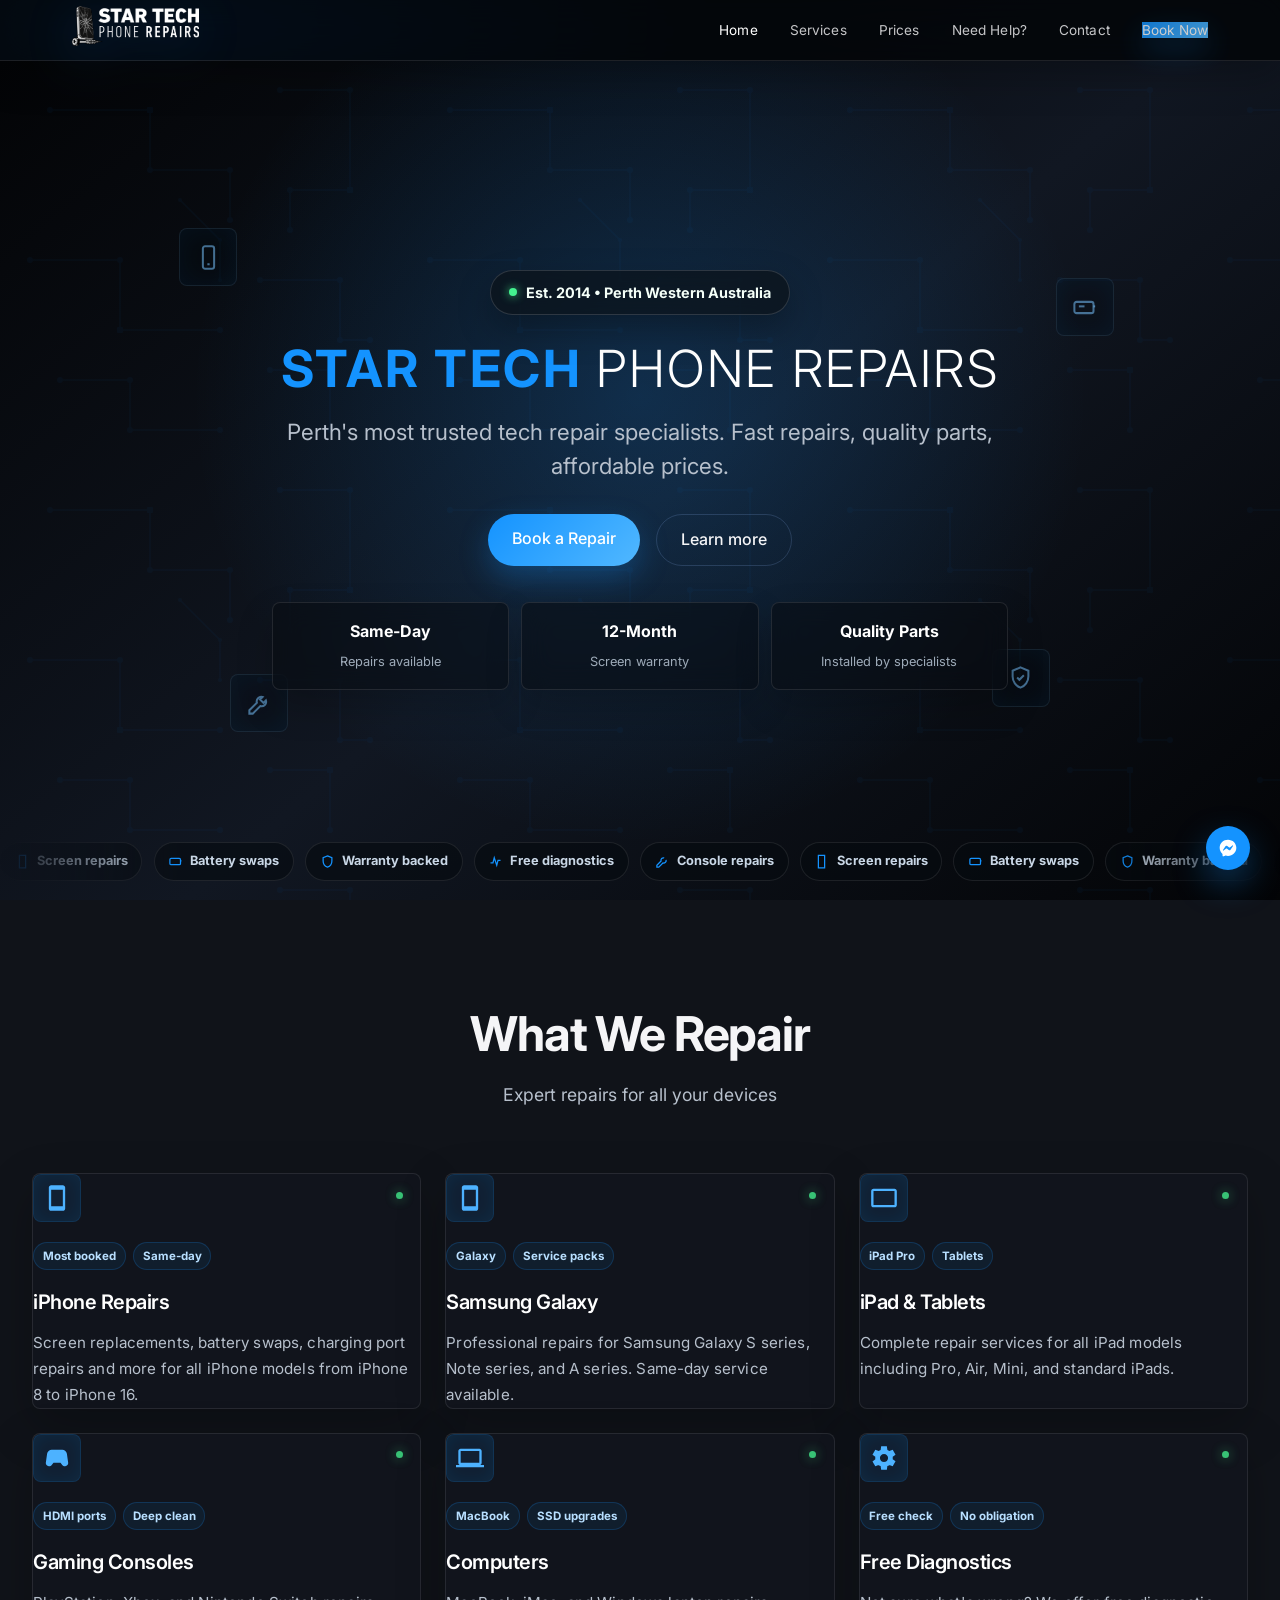
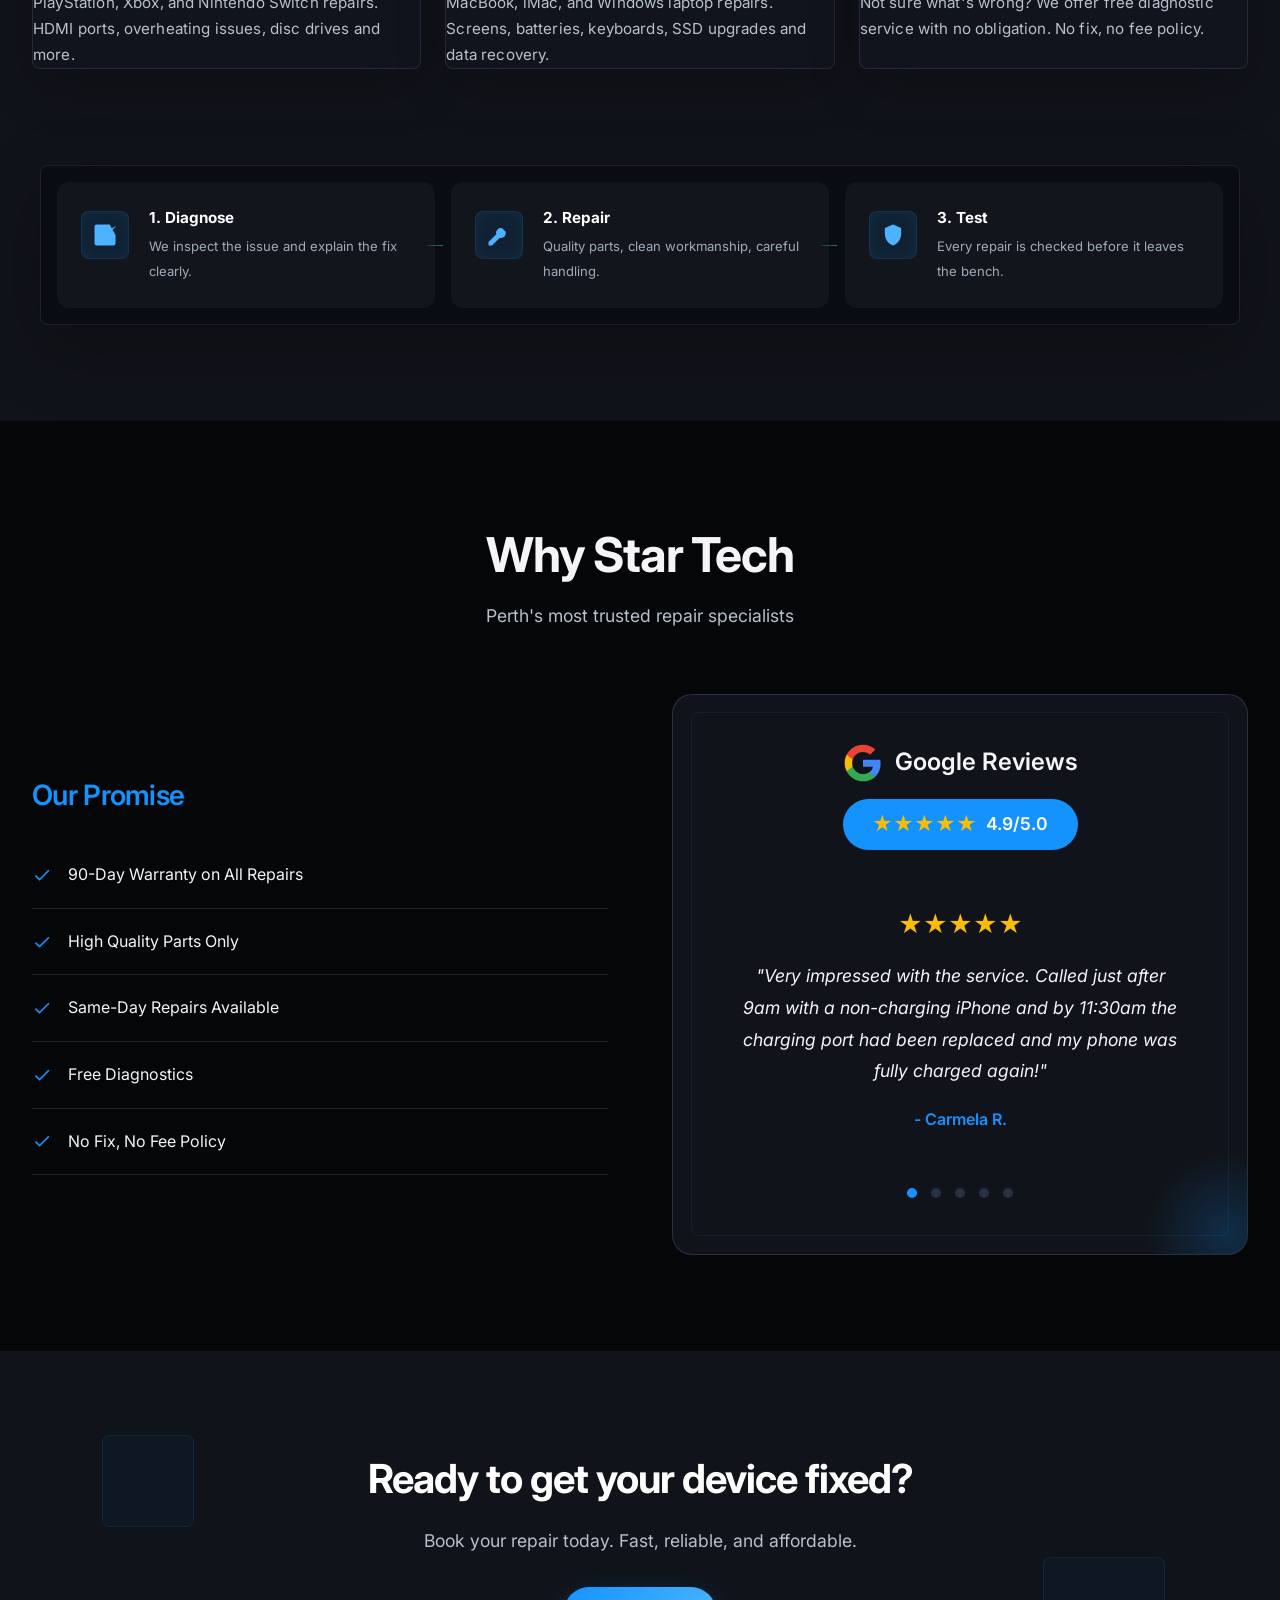
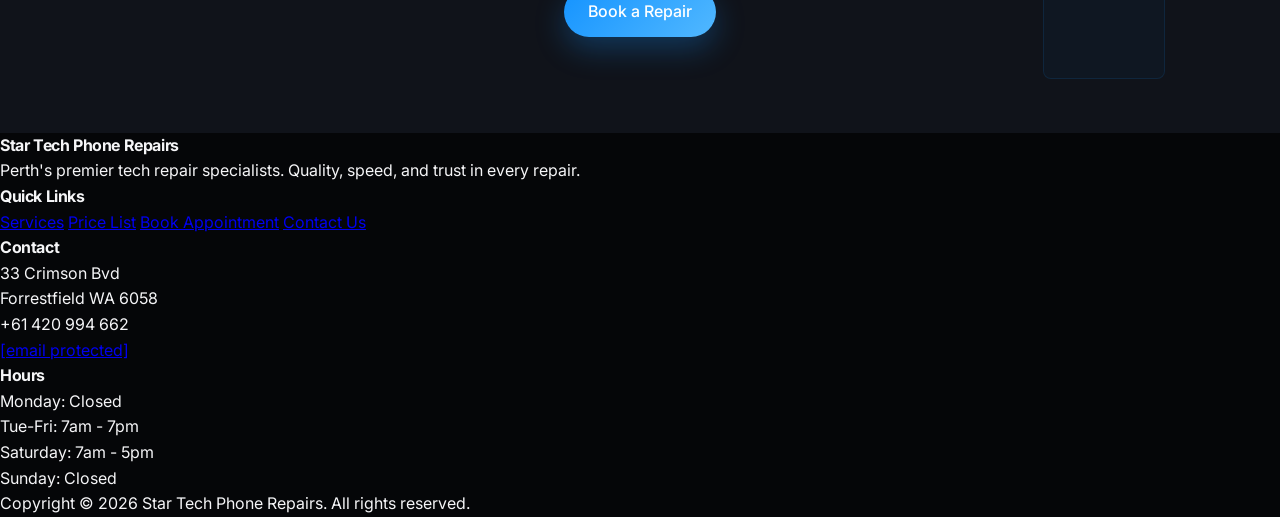
<file: index.html>
<!DOCTYPE html>
<html lang="en">
<head>
    <meta charset="UTF-8">
    <meta name="viewport" content="width=device-width, initial-scale=1.0">
    <title>Star Tech Phone Repairs | Perth's Premier Tech Repair Service</title>
    <meta name="description" content="Perth's most trusted tech repair specialists. Expert iPhone, Samsung, iPad, and Gaming Console repairs with same-day service and 12-month warranty.">

    <!-- Open Graph / Facebook -->
    <meta property="og:type" content="website">
    <meta property="og:url" content="https://startechphonerepairs.com.au/">
    <meta property="og:title" content="Star Tech Phone Repairs | Perth's Premier Tech Repair Service">
    <meta property="og:description" content="Perth's most trusted tech repair specialists. Expert iPhone, Samsung, iPad, and Gaming Console repairs.">
    <meta property="og:image" content="https://startechphonerepairs.com.au/logo.png">

    <!-- Twitter -->
    <meta property="twitter:card" content="summary_large_image">
    <meta property="twitter:url" content="https://startechphonerepairs.com.au/">
    <meta property="twitter:title" content="Star Tech Phone Repairs | Perth's Premier Tech Repair Service">
    <meta property="twitter:description" content="Perth's most trusted tech repair specialists. Expert iPhone, Samsung, iPad, and Gaming Console repairs.">
    <meta property="twitter:image" content="https://startechphonerepairs.com.au/logo.png">

    <link rel="preconnect" href="https://fonts.googleapis.com">
    <link rel="preconnect" href="https://fonts.gstatic.com" crossorigin>
    <link rel="stylesheet" href="css/main.css">
    <link href="https://fonts.googleapis.com/css2?family=Inter:wght@300;400;500;600;700&family=Orbitron:wght@700;900&display=swap" rel="stylesheet">
    <script type="application/ld+json">
    {
      "@context": "https://schema.org",
      "@type": "LocalBusiness",
      "name": "Star Tech Phone Repairs",
      "image": "https://startechphonerepairs.com.au/logo.png",
      "@id": "https://startechphonerepairs.com.au/",
      "url": "https://startechphonerepairs.com.au/",
      "telephone": "+61420994662",
      "address": {
        "@type": "PostalAddress",
        "streetAddress": "33 Crimson Bvd",
        "addressLocality": "Forrestfield",
        "addressRegion": "WA",
        "postalCode": "6058",
        "addressCountry": "AU"
      },
      "geo": {
        "@type": "GeoCoordinates",
        "latitude": -31.99,
        "longitude": 115.96
      },
      "openingHoursSpecification": [
        {
          "@type": "OpeningHoursSpecification",
          "dayOfWeek": [
            "Tuesday",
            "Wednesday",
            "Thursday",
            "Friday"
          ],
          "opens": "07:00",
          "closes": "19:00"
        },
        {
          "@type": "OpeningHoursSpecification",
          "dayOfWeek": "Saturday",
          "opens": "07:00",
          "closes": "17:00"
        }
      ],
      "sameAs": [
        "https://www.facebook.com/startechphonerepairs",
        "https://m.me/startechphonerepairs"
      ]
    }
    </script>
</head>
<body itemscope itemtype="https://schema.org/WebPage">
    <a href="https://m.me/startechphonerepairs" target="_blank" class="messenger-btn" aria-label="Contact on Messenger">
        <svg viewBox="0 0 24 24" fill="#FFFFFF"><path d="M12 2C6.36 2 2 6.13 2 11.7c0 2.91 1.19 5.44 3.14 7.17.16.14.26.35.27.57l.05 1.78c.02.62.63 1.03 1.19.8l1.99-.83c.17-.07.36-.09.55-.05.91.25 1.87.38 2.81.38 5.64 0 10-4.13 10-9.7S17.64 2 12 2zm6 7.46l-2.93 4.67c-.47.73-1.47.92-2.17.37l-2.34-1.76a.6.6 0 00-.72 0l-3.16 2.4c-.42.32-.97-.17-.68-.6l2.93-4.67c.47-.73 1.47-.92 2.17-.37l2.34 1.76a.6.6 0 00.72 0l3.16-2.4c.42-.32.97.17.68.6z"/></svg>
    </a>

    <nav>
        <div class="nav-container">
            <a href="index.html" class="logo"><img src="logo.png" alt="Star Tech Phone Repairs Logo" height="32"></a>
            <ul class="nav-links">
                <li><a href="index.html" class="active">Home</a></li>
                <li><a href="services.html">Services</a></li>
                <li><a href="prices.html">Prices</a></li>
                <li><a href="needhelp.html">Need Help?</a></li>
                <li><a href="contact.html">Contact</a></li>
                <li><a href="book.html" class="book-now-btn">Book Now</a></li>
            </ul>
            <div class="hamburger" onclick="toggleMenu()">
                <span></span><span></span><span></span>
            </div>
        </div>
    </nav>

    <div class="mobile-menu" id="mobileMenu">
        <a href="index.html" class="active">Home</a>
        <a href="services.html">Services</a>
        <a href="prices.html">Prices</a>
        <a href="needhelp.html">Need Help?</a>
        <a href="contact.html">Contact</a>
        <a href="book.html" class="book-now-btn">Book Now</a>
    </div>

    <section class="hero">
        <div class="hero-bg"></div>
        <div class="hero-circuit"></div>
        <div class="hero-orbit" aria-hidden="true">
            <span class="orbit-icon phone"><svg viewBox="0 0 24 24"><rect x="7" y="2" width="10" height="20" rx="2"></rect><path d="M11 18h2"></path></svg></span>
            <span class="orbit-icon battery"><svg viewBox="0 0 24 24"><rect x="3" y="7" width="17" height="10" rx="2"></rect><path d="M20 11h1.5"></path><path d="M7 11h5"></path></svg></span>
            <span class="orbit-icon tool"><svg viewBox="0 0 24 24"><path d="M14.7 6.3a4 4 0 0 0-5 5L3 18v3h3l6.7-6.7a4 4 0 0 0 5-5l-2.2 2.2-3-3 2.2-2.2z"></path></svg></span>
            <span class="orbit-icon shield"><svg viewBox="0 0 24 24"><path d="M12 3l7 3v5c0 4.6-2.9 8.7-7 10-4.1-1.3-7-5.4-7-10V6l7-3z"></path><path d="M9 12l2 2 4-4"></path></svg></span>
        </div>
        <div class="hero-content">
            <div class="hero-badge">Est. 2014 • Perth Western Australia</div>
            <h1><span class="bold">Star Tech</span> <span class="thin">Phone Repairs</span></h1>
            <p>Perth's most trusted tech repair specialists. Fast repairs, quality parts,<br class="desktop-break"> affordable prices.</p>
            <div class="cta-buttons">
                <a href="book.html" class="btn btn-primary" aria-label="Book a repair appointment">Book a Repair</a>
                <a href="services.html" class="btn btn-secondary" aria-label="Learn more about our services">Learn more</a>
            </div>
            <div class="hero-stats" aria-label="Star Tech repair highlights">
                <div class="hero-stat"><strong>Same-Day</strong><span>Repairs available</span></div>
                <div class="hero-stat"><strong>12-Month</strong><span>Screen warranty</span></div>
                <div class="hero-stat"><strong>Quality Parts</strong><span>Installed by specialists</span></div>
            </div>
        </div>
        <div class="hero-ticker" aria-hidden="true">
            <div class="ticker-track">
                <span class="ticker-item"><svg viewBox="0 0 24 24"><path d="M7 2h10v20H7z"></path></svg>Screen repairs</span>
                <span class="ticker-item"><svg viewBox="0 0 24 24"><rect x="3" y="7" width="17" height="10" rx="2"></rect><path d="M20 11h1.5"></path></svg>Battery swaps</span>
                <span class="ticker-item"><svg viewBox="0 0 24 24"><path d="M12 3l7 3v5c0 4.6-2.9 8.7-7 10-4.1-1.3-7-5.4-7-10V6l7-3z"></path></svg>Warranty backed</span>
                <span class="ticker-item"><svg viewBox="0 0 24 24"><path d="M4 14h4l2-8 4 12 2-8h4"></path></svg>Free diagnostics</span>
                <span class="ticker-item"><svg viewBox="0 0 24 24"><path d="M14.7 6.3a4 4 0 0 0-5 5L3 18v3h3l6.7-6.7a4 4 0 0 0 5-5"></path></svg>Console repairs</span>
                <span class="ticker-item"><svg viewBox="0 0 24 24"><path d="M7 2h10v20H7z"></path></svg>Screen repairs</span>
                <span class="ticker-item"><svg viewBox="0 0 24 24"><rect x="3" y="7" width="17" height="10" rx="2"></rect><path d="M20 11h1.5"></path></svg>Battery swaps</span>
                <span class="ticker-item"><svg viewBox="0 0 24 24"><path d="M12 3l7 3v5c0 4.6-2.9 8.7-7 10-4.1-1.3-7-5.4-7-10V6l7-3z"></path></svg>Warranty backed</span>
                <span class="ticker-item"><svg viewBox="0 0 24 24"><path d="M4 14h4l2-8 4 12 2-8h4"></path></svg>Free diagnostics</span>
                <span class="ticker-item"><svg viewBox="0 0 24 24"><path d="M14.7 6.3a4 4 0 0 0-5 5L3 18v3h3l6.7-6.7a4 4 0 0 0 5-5"></path></svg>Console repairs</span>
            </div>
        </div>
    </section>

    <section class="features">
        <div class="container">
            <h2 class="section-title">What We Repair</h2>
            <p class="section-subtitle">Expert repairs for all your devices</p>
            <div class="features-grid">
                <div class="feature-card">
                    <div class="feature-icon"><svg viewBox="0 0 24 24"><path d="M17 1.01L7 1c-1.1 0-2 .9-2 2v18c0 1.1.9 2 2 2h10c1.1 0 2-.9 2-2V3c0-1.1-.9-1.99-2-1.99zM17 19H7V5h10v14z"/></svg></div>
                    <div class="feature-meta"><span>Most booked</span><span>Same-day</span></div>
                    <h3>iPhone Repairs</h3>
                    <p>Screen replacements, battery swaps, charging port repairs and more for all iPhone models from iPhone 8 to iPhone 16.</p>
                </div>
                <div class="feature-card">
                    <div class="feature-icon"><svg viewBox="0 0 24 24"><path d="M17 1.01L7 1c-1.1 0-2 .9-2 2v18c0 1.1.9 2 2 2h10c1.1 0 2-.9 2-2V3c0-1.1-.9-1.99-2-1.99zM17 19H7V5h10v14z"/></svg></div>
                    <div class="feature-meta"><span>Galaxy</span><span>Service packs</span></div>
                    <h3>Samsung Galaxy</h3>
                    <p>Professional repairs for Samsung Galaxy S series, Note series, and A series. Same-day service available.</p>
                </div>
                <div class="feature-card">
                    <div class="feature-icon"><svg viewBox="0 0 24 24"><path d="M21 4H3c-1.1 0-2 .9-2 2v12c0 1.1.9 2 2 2h18c1.1 0 2-.9 2-2V6c0-1.1-.9-2-2-2zm0 14H3V6h18v12z"/></svg></div>
                    <div class="feature-meta"><span>iPad Pro</span><span>Tablets</span></div>
                    <h3>iPad & Tablets</h3>
                    <p>Complete repair services for all iPad models including Pro, Air, Mini, and standard iPads.</p>
                </div>
                <div class="feature-card">
                    <div class="feature-icon"><svg viewBox="0 0 24 24"><path d="M21.58 16.09l-1.09-7.66C20.21 6.46 18.52 5 16.53 5H7.47C5.48 5 3.79 6.46 3.51 8.43l-1.09 7.66C2.2 17.63 3.39 19 4.94 19h.68c.67 0 1.31-.33 1.71-.88L9 16h6l1.67 2.12c.4.55 1.04.88 1.71.88h.68c1.55 0 2.74-1.37 2.52-2.91z"/></svg></div>
                    <div class="feature-meta"><span>HDMI ports</span><span>Deep clean</span></div>
                    <h3>Gaming Consoles</h3>
                    <p>PlayStation, Xbox, and Nintendo Switch repairs. HDMI ports, overheating issues, disc drives and more.</p>
                </div>
                <div class="feature-card">
                    <div class="feature-icon"><svg viewBox="0 0 24 24"><path d="M20 18c1.1 0 1.99-.9 1.99-2L22 6c0-1.1-.9-2-2-2H4c-1.1 0-2 .9-2 2v10c0 1.1.9 2 2 2H0v2h24v-2h-4zM4 6h16v10H4V6z"/></svg></div>
                    <div class="feature-meta"><span>MacBook</span><span>SSD upgrades</span></div>
                    <h3>Computers</h3>
                    <p>MacBook, iMac, and Windows laptop repairs. Screens, batteries, keyboards, SSD upgrades and data recovery.</p>
                </div>
                <div class="feature-card">
                    <div class="feature-icon"><svg viewBox="0 0 24 24"><path d="M19.44 12.99l-.01.02c.04-.33.08-.67.08-1.01 0-.34-.03-.66-.07-.99l.01.02 2.44-1.92-2.43-4.22-2.87 1.16.01.01c-.52-.4-1.09-.74-1.71-1h.01L14.44 2H9.57L9.13 5.07h.01c-.62.26-1.19.6-1.71 1h.01L4.56 4.89 2.12 9.11l2.44 1.92.01-.02c-.04.33-.07.65-.07.99 0 .34.03.68.08 1.01l-.01-.02-2.44 1.92 2.43 4.22 2.87-1.16-.01-.01c.52.4 1.09.74 1.71 1h-.01L9.56 22h4.88l.44-3.07h-.01c.62-.26 1.19-.6 1.71-1h-.01l2.88 1.16 2.43-4.22-2.44-1.88zM12 15.5c-1.93 0-3.5-1.57-3.5-3.5s1.57-3.5 3.5-3.5 3.5 1.57 3.5 3.5-1.57 3.5-3.5 3.5z"/></svg></div>
                    <div class="feature-meta"><span>Free check</span><span>No obligation</span></div>
                    <h3>Free Diagnostics</h3>
                    <p>Not sure what's wrong? We offer free diagnostic service with no obligation. No fix, no fee policy.</p>
                </div>
            </div>
        </div>
    </section>

    <section class="repair-flow" aria-label="Repair process">
        <div class="flow-panel">
            <div class="flow-step">
                <div class="flow-icon"><svg viewBox="0 0 24 24"><path d="M9 11l3 3L22 4"></path><path d="M21 12v7a2 2 0 0 1-2 2H5a2 2 0 0 1-2-2V5a2 2 0 0 1 2-2h11"></path></svg></div>
                <div><strong>1. Diagnose</strong><span>We inspect the issue and explain the fix clearly.</span></div>
            </div>
            <div class="flow-step">
                <div class="flow-icon"><svg viewBox="0 0 24 24"><path d="M14.7 6.3a4 4 0 0 0-5 5L3 18v3h3l6.7-6.7a4 4 0 0 0 5-5"></path></svg></div>
                <div><strong>2. Repair</strong><span>Quality parts, clean workmanship, careful handling.</span></div>
            </div>
            <div class="flow-step">
                <div class="flow-icon"><svg viewBox="0 0 24 24"><path d="M12 3l7 3v5c0 4.6-2.9 8.7-7 10-4.1-1.3-7-5.4-7-10V6l7-3z"></path><path d="M9 12l2 2 4-4"></path></svg></div>
                <div><strong>3. Test</strong><span>Every repair is checked before it leaves the bench.</span></div>
            </div>
        </div>
    </section>

    <section class="why-choose">
        <div class="container">
            <h2 class="section-title">Why Star Tech</h2>
            <p class="section-subtitle">Perth's most trusted repair specialists</p>
            <div class="why-grid">
                <div class="why-content">
                    <h3>Our Promise</h3>
                    <ul class="why-list">
                        <li><svg viewBox="0 0 24 24"><path d="M9 16.17L4.83 12l-1.42 1.41L9 19 21 7l-1.41-1.41z"/></svg>90-Day Warranty on All Repairs</li>
                        <li><svg viewBox="0 0 24 24"><path d="M9 16.17L4.83 12l-1.42 1.41L9 19 21 7l-1.41-1.41z"/></svg>High Quality Parts Only</li>
                        <li><svg viewBox="0 0 24 24"><path d="M9 16.17L4.83 12l-1.42 1.41L9 19 21 7l-1.41-1.41z"/></svg>Same-Day Repairs Available</li>
                        <li><svg viewBox="0 0 24 24"><path d="M9 16.17L4.83 12l-1.42 1.41L9 19 21 7l-1.41-1.41z"/></svg>Free Diagnostics</li>
                        <li><svg viewBox="0 0 24 24"><path d="M9 16.17L4.83 12l-1.42 1.41L9 19 21 7l-1.41-1.41z"/></svg>No Fix, No Fee Policy</li>
                    </ul>
                </div>
                <div class="why-visual">
                    <div class="reviews-header">
                        <div class="google-badge">
                            <svg class="google-icon" viewBox="0 0 24 24"><path fill="#4285F4" d="M22.56 12.25c0-.78-.07-1.53-.2-2.25H12v4.26h5.92c-.26 1.37-1.04 2.53-2.21 3.31v2.77h3.57c2.08-1.92 3.28-4.74 3.28-8.09z"/><path fill="#34A853" d="M12 23c2.97 0 5.46-.98 7.28-2.66l-3.57-2.77c-.98.66-2.23 1.06-3.71 1.06-2.86 0-5.29-1.93-6.16-4.53H2.18v2.84C3.99 20.53 7.7 23 12 23z"/><path fill="#FBBC05" d="M5.84 14.09c-.22-.66-.35-1.36-.35-2.09s.13-1.43.35-2.09V7.07H2.18C1.43 8.55 1 10.22 1 12s.43 3.45 1.18 4.93l2.85-2.22.81-.62z"/><path fill="#EA4335" d="M12 5.38c1.62 0 3.06.56 4.21 1.64l3.15-3.15C17.45 2.09 14.97 1 12 1 7.7 1 3.99 3.47 2.18 7.07l3.66 2.84c.87-2.6 3.3-4.53 6.16-4.53z"/></svg>
                            <span class="google-reviews-text">Google Reviews</span>
                        </div>
                        <div class="overall-rating">
                            <div class="stars">&#9733;&#9733;&#9733;&#9733;&#9733;</div>
                            <div class="rating-number">4.9/5.0</div>
                        </div>
                    </div>
                    <div class="slideshow-container">
                        <div class="review-slide active">
                            <div class="review-stars">&#9733;&#9733;&#9733;&#9733;&#9733;</div>
                            <p class="review-text">"Very impressed with the service. Called just after 9am with a non-charging iPhone and by 11:30am the charging port had been replaced and my phone was fully charged again!"</p>
                            <p class="reviewer-name">- Carmela R.</p>
                        </div>
                        <div class="review-slide">
                            <div class="review-stars">&#9733;&#9733;&#9733;&#9733;&#9733;</div>
                            <p class="review-text">"Great quality repairs at super affordable prices. Had a minor issue after getting my back glass replaced and they were very quick to resolve it!"</p>
                            <p class="reviewer-name">- Customer Review</p>
                        </div>
                        <div class="review-slide">
                            <div class="review-stars">&#9733;&#9733;&#9733;&#9733;&#9733;</div>
                            <p class="review-text">"Amazing service and super nice! Went above and beyond to get my phone fixed ASAP. High quality repairs and great prices, wouldn't go anywhere else."</p>
                            <p class="reviewer-name">- Customer Review</p>
                        </div>
                        <div class="review-slide">
                            <div class="review-stars">&#9733;&#9733;&#9733;&#9733;&#9733;</div>
                            <p class="review-text">"Very quick efficient service, fixed my phone in 15 minutes and for an affordable price. Highly recommend Star Tech."</p>
                            <p class="reviewer-name">- Customer Review</p>
                        </div>
                        <div class="review-slide">
                            <div class="review-stars">&#9733;&#9733;&#9733;&#9733;&#9733;</div>
                            <p class="review-text">"Honestly the best at what they do. I've had 2 iPhone X screens replaced here. Quality work, quick turnaround, nice people and affordable prices! 10/10"</p>
                            <p class="reviewer-name">- Customer Review</p>
                        </div>
                    </div>
                    <div class="slideshow-dots">
                        <span class="dot active" onclick="currentSlide(1)"></span>
                        <span class="dot" onclick="currentSlide(2)"></span>
                        <span class="dot" onclick="currentSlide(3)"></span>
                        <span class="dot" onclick="currentSlide(4)"></span>
                        <span class="dot" onclick="currentSlide(5)"></span>
                    </div>
                </div>
            </div>
        </div>
    </section>

    <section class="cta-section">
        <div class="container">
            <h2>Ready to get your device fixed?</h2>
            <p>Book your repair today. Fast, reliable, and affordable.</p>
            <a href="book.html" class="btn btn-primary" aria-label="Book a repair appointment">Book a Repair</a>
        </div>
    </section>

    <footer>
        <div class="footer-content">
            <div class="footer-section">
                <h4>Star Tech Phone Repairs</h4>
                <p>Perth's premier tech repair specialists. Quality, speed, and trust in every repair.</p>
            </div>
            <div class="footer-section">
                <h4>Quick Links</h4>
                <a href="services.html">Services</a>
                <a href="prices.html">Price List</a>
                <a href="book.html">Book Appointment</a>
                <a href="contact.html">Contact Us</a>
            </div>
            <div class="footer-section">
                <h4>Contact</h4>
                <p>33 Crimson Bvd<br>Forrestfield WA 6058</p>
                <p>+61 420 994 662</p>
                <p><a href="/cdn-cgi/l/email-protection" class="__cf_email__" data-cfemail="54273538312714272035262031373c243c3b3a31263124353d26277a373b397a3521">[email&#160;protected]</a></p>
            </div>
            <div class="footer-section">
                <h4>Hours</h4>
                <p>Monday: Closed</p>
                <p>Tue-Fri: 7am - 7pm</p>
                <p>Saturday: 7am - 5pm</p>
                <p>Sunday: Closed</p>
            </div>
        </div>
        <div class="footer-bottom">
            <p>Copyright &copy; 2026 Star Tech Phone Repairs. All rights reserved.</p>
        </div>
    </footer>

    <script>
        function toggleMenu(){document.querySelector('.hamburger').classList.toggle('active');document.getElementById('mobileMenu').classList.toggle('active');}
        let slideIndex = 0;
        function showSlides() {
            const slides = document.querySelectorAll('.review-slide');
            const dots = document.querySelectorAll('.dot');
            slides.forEach(s => s.classList.remove('active'));
            dots.forEach(d => d.classList.remove('active'));
            slideIndex++;
            if (slideIndex > slides.length) slideIndex = 1;
            slides[slideIndex-1].classList.add('active');
            dots[slideIndex-1].classList.add('active');
            setTimeout(showSlides, 5000);
        }
        function currentSlide(n) {
            slideIndex = n - 1;
            const slides = document.querySelectorAll('.review-slide');
            const dots = document.querySelectorAll('.dot');
            slides.forEach(s => s.classList.remove('active'));
            dots.forEach(d => d.classList.remove('active'));
            slides[n-1].classList.add('active');
            dots[n-1].classList.add('active');
        }
        showSlides();
    </script>
<script src="startech-tracking.js"></script>
</body>
</html>
</file>
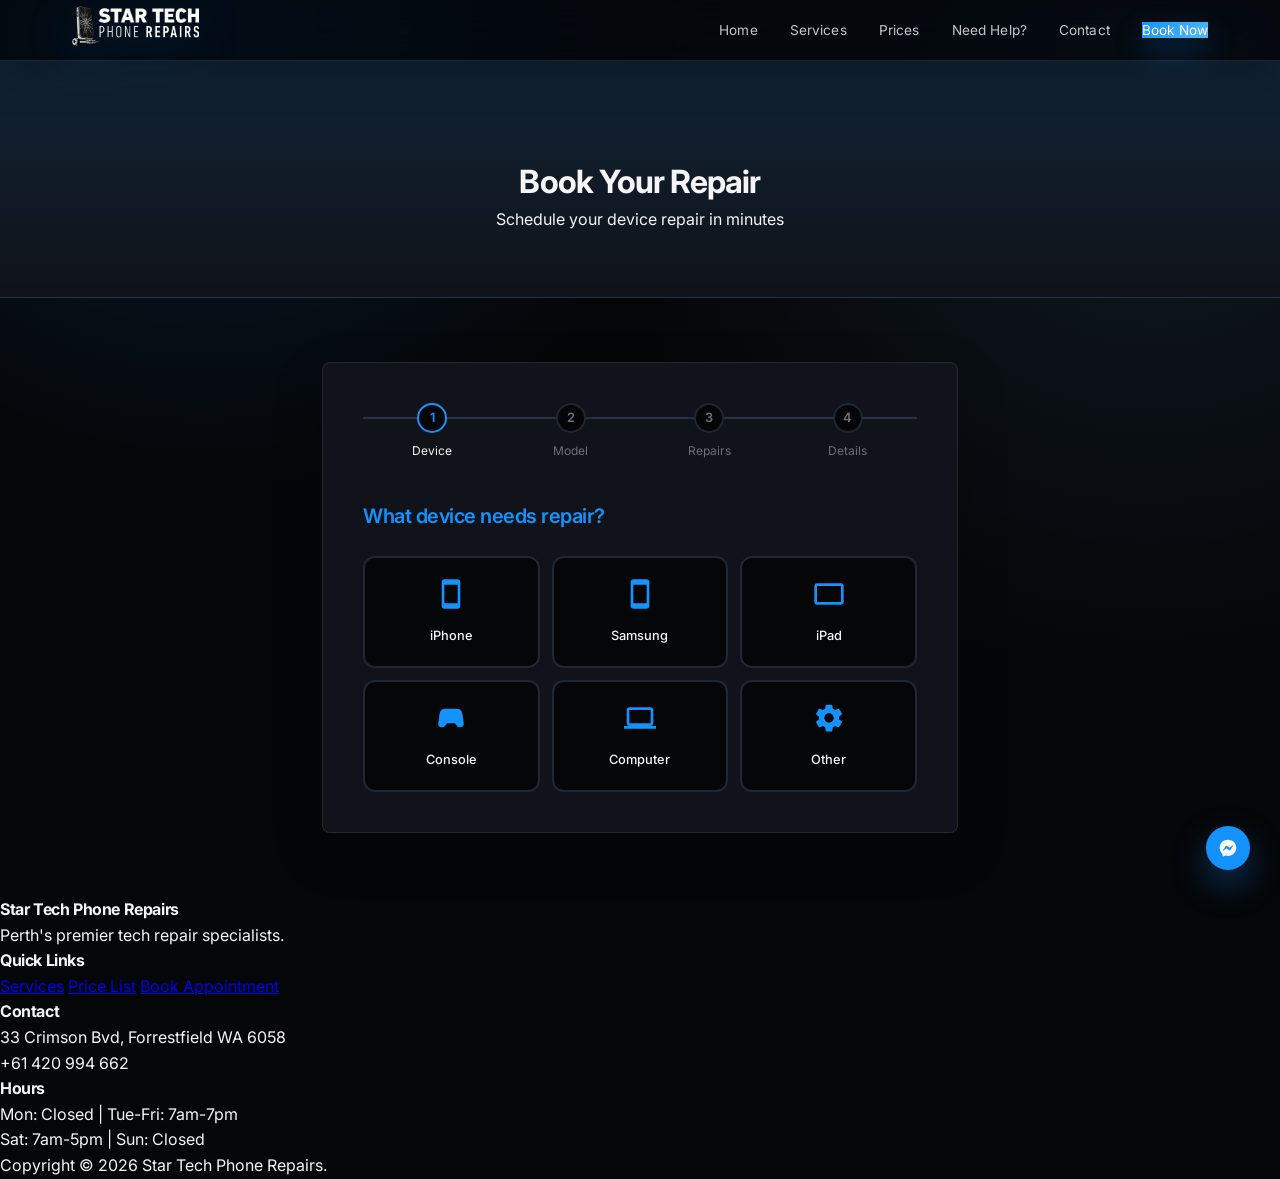
<file: book.html>
﻿<!DOCTYPE html>
<html lang="en">
<head>
    <meta charset="UTF-8">
    <meta name="viewport" content="width=device-width, initial-scale=1.0">
    <title>Book Repair | Star Tech Phone Repairs</title>
    <meta name="description" content="Book your phone, tablet, or console repair online. Fast, reliable service in Perth. Same-day appointments available.">
    <link rel="preconnect" href="https://fonts.googleapis.com">
    <link rel="preconnect" href="https://fonts.gstatic.com" crossorigin>
    <link rel="stylesheet" href="css/main.css">
    <link href="https://fonts.googleapis.com/css2?family=Inter:wght@300;400;500;600;700&family=Orbitron:wght@700;900&display=swap" rel="stylesheet">
</head>
<body>
    <a href="https://m.me/startechphonerepairs" target="_blank" class="messenger-btn" aria-label="Contact on Messenger">
        <svg viewBox="0 0 24 24" fill="#FFFFFF"><path d="M12 2C6.36 2 2 6.13 2 11.7c0 2.91 1.19 5.44 3.14 7.17.16.14.26.35.27.57l.05 1.78c.02.62.63 1.03 1.19.8l1.99-.83c.17-.07.36-.09.55-.05.91.25 1.87.38 2.81.38 5.64 0 10-4.13 10-9.7S17.64 2 12 2zm6 7.46l-2.93 4.67c-.47.73-1.47.92-2.17.37l-2.34-1.76a.6.6 0 00-.72 0l-3.16 2.4c-.42.32-.97-.17-.68-.6l2.93-4.67c.47-.73 1.47-.92 2.17-.37l2.34 1.76a.6.6 0 00.72 0l3.16-2.4c.42-.32.97.17.68.6z"/></svg>
    </a>

    <nav>
        <div class="nav-container">
            <a href="index.html" class="logo"><img src="logo.png" alt="Star Tech Phone Repairs Logo" height="32"></a>
            <ul class="nav-links">
                <li><a href="index.html">Home</a></li>
                <li><a href="services.html">Services</a></li>
                <li><a href="prices.html">Prices</a></li>
                <li><a href="needhelp.html">Need Help?</a></li>
                <li><a href="contact.html">Contact</a></li>
                <li><a href="book.html" class="book-now-btn active">Book Now</a></li>
            </ul>
            <div class="hamburger" onclick="toggleMenu()">
                <span></span><span></span><span></span>
            </div>
        </div>
    </nav>

    <div class="mobile-menu" id="mobileMenu">
        <a href="index.html">Home</a>
        <a href="services.html">Services</a>
        <a href="prices.html">Prices</a>
        <a href="needhelp.html">Need Help?</a>
        <a href="contact.html">Contact</a>
        <a href="book.html" class="book-now-btn active">Book Now</a>
    </div>

    <header class="page-header">
        <h1>Book Your Repair</h1>
        <p>Schedule your device repair in minutes</p>
    </header>

    <div class="booking-container">
        <div class="booking-form">
            <div class="progress-indicator">
                <div class="progress-step active" data-step="1"><div class="step-number">1</div><div class="step-label">Device</div></div>
                <div class="progress-step" data-step="2"><div class="step-number">2</div><div class="step-label">Model</div></div>
                <div class="progress-step" data-step="3"><div class="step-number">3</div><div class="step-label">Repairs</div></div>
                <div class="progress-step" data-step="4"><div class="step-number">4</div><div class="step-label">Details</div></div>
            </div>

            <form id="bookingForm">
                <input type="hidden" id="selectedDevice" name="device_type" value="">
                <input type="hidden" id="selectedRepairs" name="repairs" value="">

                <!-- STEP 1: Device Type - auto-advances on tap -->
                <div class="form-step active" data-step="1">
                    <h3 class="step-title">What device needs repair?</h3>
                    <div class="device-type-grid" id="deviceGrid">
                        <div class="device-type-option" data-device="iPhone">
                            <svg viewBox="0 0 24 24"><path d="M17 1.01L7 1c-1.1 0-2 .9-2 2v18c0 1.1.9 2 2 2h10c1.1 0 2-.9 2-2V3c0-1.1-.9-1.99-2-1.99zM17 19H7V5h10v14z"/></svg>
                            <span>iPhone</span>
                        </div>
                        <div class="device-type-option" data-device="Samsung">
                            <svg viewBox="0 0 24 24"><path d="M17 1.01L7 1c-1.1 0-2 .9-2 2v18c0 1.1.9 2 2 2h10c1.1 0 2-.9 2-2V3c0-1.1-.9-1.99-2-1.99zM17 19H7V5h10v14z"/></svg>
                            <span>Samsung</span>
                        </div>
                        <div class="device-type-option" data-device="iPad">
                            <svg viewBox="0 0 24 24"><path d="M21 4H3c-1.1 0-2 .9-2 2v12c0 1.1.9 2 2 2h18c1.1 0 2-.9 2-2V6c0-1.1-.9-2-2-2zm0 14H3V6h18v12z"/></svg>
                            <span>iPad</span>
                        </div>
                        <div class="device-type-option" data-device="Console">
                            <svg viewBox="0 0 24 24"><path d="M21.58 16.09l-1.09-7.66C20.21 6.46 18.52 5 16.53 5H7.47C5.48 5 3.79 6.46 3.51 8.43l-1.09 7.66C2.2 17.63 3.39 19 4.94 19h.68c.67 0 1.31-.33 1.71-.88L9 16h6l1.67 2.12c.4.55 1.04.88 1.71.88h.68c1.55 0 2.74-1.37 2.52-2.91z"/></svg>
                            <span>Console</span>
                        </div>
                        <div class="device-type-option" data-device="Computer">
                            <svg viewBox="0 0 24 24"><path d="M20 18c1.1 0 1.99-.9 1.99-2L22 6c0-1.1-.9-2-2-2H4c-1.1 0-2 .9-2 2v10c0 1.1.9 2 2 2H0v2h24v-2h-4zM4 6h16v10H4V6z"/></svg>
                            <span>Computer</span>
                        </div>
                        <div class="device-type-option" data-device="Other">
                            <svg viewBox="0 0 24 24"><path d="M19.44 12.99c.04-.33.07-.66.07-1s-.03-.66-.07-.99l2.11-1.65c.19-.15.24-.42.12-.64l-2-3.46c-.12-.22-.39-.3-.61-.22l-2.49 1c-.52-.4-1.08-.73-1.69-.98l-.38-2.65C14.46 2.18 14.25 2 14 2h-4c-.25 0-.46.18-.49.42l-.38 2.65c-.61.25-1.17.59-1.69.98l-2.49-1c-.23-.09-.49 0-.61.22l-2 3.46c-.13.22-.07.49.12.64l2.11 1.65c-.04.33-.07.67-.07 1s.03.67.07 1l-2.11 1.65c-.19.15-.24.42-.12.64l2 3.46c.12.22.39.3.61.22l2.49-1c.52.4 1.08.73 1.69.98l.38 2.65c.03.24.24.42.49.42h4c.25 0 .46-.18.49-.42l.38-2.65c.61-.25 1.17-.59 1.69-.98l2.49 1c.23.09.49 0 .61-.22l2-3.46c.12-.22.07-.49-.12-.64l-2.11-1.65zM12 15.5c-1.93 0-3.5-1.57-3.5-3.5s1.57-3.5 3.5-3.5 3.5 1.57 3.5 3.5-1.57 3.5-3.5 3.5z"/></svg>
                            <span>Other</span>
                        </div>
                    </div>
                </div>

                <!-- STEP 2: Model - quick-pick buttons + custom input -->
                <div class="form-step" data-step="2">
                    <h3 class="step-title">Which model?</h3>
                    <div class="model-quick-picks" id="modelPicks">
                        <!-- Populated dynamically based on device selection -->
                    </div>
                    <div class="model-divider">or type your model</div>
                    <div class="form-group" style="margin-bottom:0;">
                        <input type="text" id="device_model" name="device_model" placeholder="e.g. iPhone 15 Pro Max">
                    </div>
                    <div class="form-buttons">
                        <button type="button" class="btn btn-secondary" onclick="prevStep()" aria-label="Go back to previous step">Back</button>
                        <button type="button" class="btn btn-primary" id="step2Next" disabled aria-label="Continue to next step">Next</button>
                    </div>
                </div>

                <!-- STEP 3: Repairs - multi-select with continue -->
                <div class="form-step" data-step="3">
                    <h3 class="step-title">What needs fixing?</h3>
                    <p style="color:var(--text-secondary);margin-bottom:1rem;font-size:0.9rem">Tap all that apply</p>
                    <div class="repair-options" id="repairOptions">
                        <div class="repair-option" data-repair="Screen Replacement">
                            <div class="checkmark"></div>
                            <span>Screen Replacement</span>
                        </div>
                        <div class="repair-option" data-repair="Battery Replacement">
                            <div class="checkmark"></div>
                            <span>Battery Replacement</span>
                        </div>
                        <div class="repair-option" data-repair="Charging Port">
                            <div class="checkmark"></div>
                            <span>Charging Port</span>
                        </div>
                        <div class="repair-option" data-repair="Back Glass">
                            <div class="checkmark"></div>
                            <span>Back Glass</span>
                        </div>
                        <div class="repair-option" data-repair="Camera Repair">
                            <div class="checkmark"></div>
                            <span>Camera Repair</span>
                        </div>
                        <div class="repair-option" data-repair="Speaker/Mic">
                            <div class="checkmark"></div>
                            <span>Speaker/Mic</span>
                        </div>
                        <div class="repair-option" data-repair="Water Damage">
                            <div class="checkmark"></div>
                            <span>Water Damage</span>
                        </div>
                        <div class="repair-option" data-repair="Other">
                            <div class="checkmark"></div>
                            <span>Other</span>
                        </div>
                    </div>
                    <div class="form-buttons">
                        <button type="button" class="btn btn-secondary" onclick="prevStep()" aria-label="Go back to previous step">Back</button>
                        <button type="button" class="btn btn-primary" id="step3Next" disabled aria-label="Continue to next step">Continue</button>
                    </div>
                </div>

                <!-- STEP 4: Details & Schedule - date chips + time slot buttons -->
                <div class="form-step" data-step="4">
                    <h3 class="step-title">Your Details & Schedule</h3>
                    <div class="form-row">
                        <div class="form-group">
                            <label>First Name *</label>
                            <input type="text" name="first_name" id="first_name" required>
                        </div>
                        <div class="form-group">
                            <label>Last Name *</label>
                            <input type="text" name="last_name" id="last_name" required>
                        </div>
                    </div>
                    <div class="form-row">
                        <div class="form-group">
                            <label>Email *</label>
                            <input type="email" name="email" id="email" required>
                        </div>
                        <div class="form-group">
                            <label>Phone *</label>
                            <input type="tel" name="phone" id="phone" required>
                        </div>
                    </div>

                    <div class="form-group">
                        <label>Preferred Date *</label>
                        <div class="date-chips" id="dateChips">
                            <!-- Populated dynamically -->
                        </div>
                        <input type="date" id="preferred_date" name="preferred_date" required style="display:none;">
                    </div>

                    <div class="form-group">
                        <label>Preferred Time *</label>
                        <div class="time-slots" id="timeSlots">
                            <div class="time-slot" data-time="Morning (7am-10am)">
                                <span class="slot-label">Morning</span>
                                <span class="slot-range">7am - 10am</span>
                            </div>
                            <div class="time-slot" data-time="Midday (10am-2pm)">
                                <span class="slot-label">Midday</span>
                                <span class="slot-range">10am - 2pm</span>
                            </div>
                            <div class="time-slot" data-time="Afternoon (2pm-5pm)">
                                <span class="slot-label">Afternoon</span>
                                <span class="slot-range">2pm - 5pm</span>
                            </div>
                            <div class="time-slot" data-time="Evening (5pm-7pm)">
                                <span class="slot-label">Evening</span>
                                <span class="slot-range">5pm - 7pm</span>
                            </div>
                        </div>
                        <select name="preferred_time" id="preferred_time" required style="display:none;">
                            <option value="">Select time</option>
                            <option value="Morning (7am-10am)">Morning (7am-10am)</option>
                            <option value="Midday (10am-2pm)">Midday (10am-2pm)</option>
                            <option value="Afternoon (2pm-5pm)">Afternoon (2pm-5pm)</option>
                            <option value="Evening (5pm-7pm)">Evening (5pm-7pm)</option>
                        </select>
                    </div>

                    <div class="form-group">
                        <label>Additional Notes</label>
                        <textarea name="notes" id="notes" placeholder="Tell us more about your device issue..."></textarea>
                    </div>
                    <div class="form-buttons">
                        <button type="button" class="btn btn-secondary" onclick="prevStep()" aria-label="Go back to previous step">Back</button>
                        <button type="submit" class="btn btn-primary" aria-label="Submit your booking request">Submit Booking</button>
                    </div>
                </div>
            </form>
        </div>
    </div>

    <footer>
        <div class="footer-content">
            <div class="footer-section">
                <h4>Star Tech Phone Repairs</h4>
                <p>Perth's premier tech repair specialists.</p>
            </div>
            <div class="footer-section">
                <h4>Quick Links</h4>
                <a href="services.html">Services</a>
                <a href="prices.html">Price List</a>
                <a href="book.html">Book Appointment</a>
            </div>
            <div class="footer-section">
                <h4>Contact</h4>
                <p>33 Crimson Bvd, Forrestfield WA 6058</p>
                <p>+61 420 994 662</p>
            </div>
            <div class="footer-section">
                <h4>Hours</h4>
                <p>Mon: Closed | Tue-Fri: 7am-7pm</p>
                <p>Sat: 7am-5pm | Sun: Closed</p>
            </div>
        </div>
        <div class="footer-bottom">Copyright &copy; 2026 Star Tech Phone Repairs.</div>
    </footer>

    <script>
        function toggleMenu() {
            document.querySelector('.hamburger').classList.toggle('active');
            document.getElementById('mobileMenu').classList.toggle('active');
        }

        let currentStep = 1;
        let selectedDevice = '';
        let selectedRepairs = [];

        // =============================================
        // MODEL QUICK-PICK DATA
        // =============================================
        const modelOptions = {
            'iPhone': [
                'iPhone 17 Pro Max', 'iPhone 17 Pro', 'iPhone 17 Air', 'iPhone 17',
                'iPhone 16 Pro Max', 'iPhone 16 Pro', 'iPhone 16', 'iPhone 15 Pro Max',
                'iPhone 15 Pro', 'iPhone 15', 'iPhone 14', 'iPhone 13', 'iPhone SE'
            ],
            'Samsung': [
                'Galaxy S25 Ultra', 'Galaxy S25+', 'Galaxy S25', 'Galaxy S24 Ultra',
                'Galaxy S24+', 'Galaxy S24', 'Galaxy S23 Ultra', 'Galaxy S23',
                'Galaxy Z Fold 6', 'Galaxy Z Flip 6', 'Galaxy A56', 'Galaxy A36'
            ],
            'iPad': [
                'iPad Pro 13" (M4)', 'iPad Pro 11" (M4)', 'iPad Air 13" (M3)',
                'iPad Air 11" (M3)', 'iPad 10th Gen', 'iPad 9th Gen',
                'iPad Mini 7th Gen', 'iPad Mini 6th Gen'
            ],
            'Console': [
                'PS5 Pro', 'PS5', 'PS5 Slim', 'PS4', 'PS4 Slim',
                'Xbox Series X', 'Xbox Series S', 'Nintendo Switch 2',
                'Nintendo Switch OLED', 'Nintendo Switch', 'Steam Deck OLED', 'Steam Deck'
            ],
            'Computer': [
                'MacBook Pro 16"', 'MacBook Pro 14"', 'MacBook Air 15"', 'MacBook Air 13"',
                'iMac', 'Windows Laptop', 'Windows Desktop', 'Chromebook'
            ],
            'Other': []
        };

        // =============================================
        // STEP 1: Device selection -> auto-advance
        // =============================================
        document.querySelectorAll('.device-type-option').forEach(option => {
            option.addEventListener('click', function() {
                document.querySelectorAll('.device-type-option').forEach(o => o.classList.remove('selected'));
                this.classList.add('selected');
                selectedDevice = this.dataset.device;
                document.getElementById('selectedDevice').value = selectedDevice;

                // Populate model quick-picks for selected device
                populateModels(selectedDevice);

                // Clear previous model selection
                document.getElementById('device_model').value = '';
                document.querySelectorAll('.model-pick').forEach(p => p.classList.remove('selected'));
                document.getElementById('step2Next').disabled = true;

                // Auto-advance after brief visual feedback
                setTimeout(function() { nextStep(); }, 300);
            });
        });

        function populateModels(device) {
            var container = document.getElementById('modelPicks');
            var models = modelOptions[device] || [];

            if (models.length === 0) {
                container.style.display = 'none';
                document.querySelector('.model-divider').style.display = 'none';
                document.getElementById('device_model').placeholder = 'Type your device model';
                return;
            }

            container.style.display = 'grid';
            document.querySelector('.model-divider').style.display = 'flex';
            document.getElementById('device_model').placeholder = 'Or type a different model';

            container.innerHTML = models.map(function(m) {
                return '<div class="model-pick" data-model="' + m + '">' + m + '</div>';
            }).join('');

            // Click handlers for model quick-pick buttons
            container.querySelectorAll('.model-pick').forEach(function(pick) {
                pick.addEventListener('click', function() {
                    container.querySelectorAll('.model-pick').forEach(function(p) { p.classList.remove('selected'); });
                    this.classList.add('selected');
                    document.getElementById('device_model').value = this.dataset.model;
                    document.getElementById('step2Next').disabled = false;

                    // Auto-advance after picking a model
                    setTimeout(function() { nextStep(); }, 300);
                });
            });
        }

        // =============================================
        // STEP 2: Custom model input (manual typing)
        // =============================================
        document.getElementById('device_model').addEventListener('input', function() {
            var hasValue = this.value.trim() !== '';
            document.getElementById('step2Next').disabled = !hasValue;
            // Deselect any quick-pick if user types
            if (hasValue) {
                document.querySelectorAll('.model-pick').forEach(function(p) { p.classList.remove('selected'); });
            }
        });

        document.getElementById('step2Next').addEventListener('click', function() { nextStep(); });

        // =============================================
        // STEP 3: Repair selection (multi-select + continue)
        // =============================================
        document.querySelectorAll('.repair-option').forEach(function(option) {
            option.addEventListener('click', function() {
                this.classList.toggle('selected');
                var repair = this.dataset.repair;
                if (this.classList.contains('selected')) {
                    selectedRepairs.push(repair);
                } else {
                    selectedRepairs = selectedRepairs.filter(function(r) { return r !== repair; });
                }
                document.getElementById('selectedRepairs').value = selectedRepairs.join(', ');
                document.getElementById('step3Next').disabled = selectedRepairs.length === 0;
            });
        });

        document.getElementById('step3Next').addEventListener('click', function() { nextStep(); });

        // =============================================
        // STEP 4: Date chips & time slot buttons
        // =============================================
        function buildDateChips() {
            var container = document.getElementById('dateChips');
            var today = new Date();
            var dayNames = ['Sun', 'Mon', 'Tue', 'Wed', 'Thu', 'Fri', 'Sat'];
            var monthNames = ['Jan', 'Feb', 'Mar', 'Apr', 'May', 'Jun', 'Jul', 'Aug', 'Sep', 'Oct', 'Nov', 'Dec'];

            // Business hours: Tue-Sat, closed Mon and Sun
            var chips = [];
            var d = new Date(today);

            while (chips.length < 7) {
                var dayOfWeek = d.getDay(); // 0=Sun, 1=Mon
                if (dayOfWeek !== 1 && dayOfWeek !== 0) { // Skip Mon & Sun (closed)
                    var year = d.getFullYear();
                    var month = String(d.getMonth() + 1).padStart(2, '0');
                    var day = String(d.getDate()).padStart(2, '0');
                    var dateStr = year + '-' + month + '-' + day;

                    var isToday = d.toDateString() === today.toDateString();
                    var tomorrow = new Date(today.getTime() + 86400000);
                    var isTomorrow = d.toDateString() === tomorrow.toDateString();

                    var label = isToday ? 'Today' : isTomorrow ? 'Tomorrow' : dayNames[dayOfWeek];
                    var sub = monthNames[d.getMonth()] + ' ' + d.getDate();

                    chips.push({ dateStr: dateStr, label: label, sub: sub });
                }
                d.setDate(d.getDate() + 1);
            }

            container.innerHTML = chips.map(function(c) {
                return '<div class="date-chip" data-date="' + c.dateStr + '">' +
                    c.label +
                    '<span class="chip-day">' + c.sub + '</span>' +
                    '</div>';
            }).join('');

            // Click handlers
            container.querySelectorAll('.date-chip').forEach(function(chip) {
                chip.addEventListener('click', function() {
                    container.querySelectorAll('.date-chip').forEach(function(c) { c.classList.remove('selected'); });
                    this.classList.add('selected');
                    document.getElementById('preferred_date').value = this.dataset.date;
                });
            });
        }

        buildDateChips();

        // Time slot buttons
        document.querySelectorAll('.time-slot').forEach(function(slot) {
            slot.addEventListener('click', function() {
                document.querySelectorAll('.time-slot').forEach(function(s) { s.classList.remove('selected'); });
                this.classList.add('selected');
                document.getElementById('preferred_time').value = this.dataset.time;
            });
        });

        // =============================================
        // STEP NAVIGATION
        // =============================================
        function nextStep() {
            if (currentStep < 4) {
                document.querySelector('.form-step[data-step="' + currentStep + '"]').classList.remove('active');
                document.querySelector('.progress-step[data-step="' + currentStep + '"]').classList.remove('active');
                document.querySelector('.progress-step[data-step="' + currentStep + '"]').classList.add('completed');
                currentStep++;
                document.querySelector('.form-step[data-step="' + currentStep + '"]').classList.add('active');
                document.querySelector('.progress-step[data-step="' + currentStep + '"]').classList.add('active');
            }
        }

        function prevStep() {
            if (currentStep > 1) {
                document.querySelector('.form-step[data-step="' + currentStep + '"]').classList.remove('active');
                document.querySelector('.progress-step[data-step="' + currentStep + '"]').classList.remove('active');
                currentStep--;
                document.querySelector('.form-step[data-step="' + currentStep + '"]').classList.add('active');
                document.querySelector('.progress-step[data-step="' + currentStep + '"]').classList.remove('completed');
                document.querySelector('.progress-step[data-step="' + currentStep + '"]').classList.add('active');
            }
        }

        // =============================================
        // TRELLO SUBMISSION (unchanged)
        // =============================================
        const TRELLO_KEY = '3ea0ef2b85773186d7ae30322ae1782d';
        const TRELLO_TOKEN = 'ATTAde902321af1ec6600e16a0587516fb0b68cff7d5ce58997aa165fc08ba35568217827FB6';
        const TRELLO_LIST_ID = '69a3ba090c50fad8d275b726';

        document.getElementById('bookingForm').addEventListener('submit', async function(e) {
            e.preventDefault();

            var submitBtn = this.querySelector('button[type="submit"]');
            var originalText = submitBtn.textContent;
            submitBtn.textContent = 'Submitting...';
            submitBtn.disabled = true;

            var formData = {
                device: selectedDevice,
                model: document.getElementById('device_model').value,
                repairs: selectedRepairs.join(', '),
                firstName: document.getElementById('first_name').value,
                lastName: document.getElementById('last_name').value,
                email: document.getElementById('email').value,
                phone: document.getElementById('phone').value,
                date: document.getElementById('preferred_date').value,
                time: document.getElementById('preferred_time').value,
                notes: document.getElementById('notes').value
            };

            var cardName = '\uD83D\uDCF1 ' + formData.device + ' ' + formData.model + ' \u2014 ' + formData.firstName + ' ' + formData.lastName;
            var cardDesc = '## Repair Booking Request\n\n' +
                '**Device:** ' + formData.device + '\n' +
                '**Model:** ' + formData.model + '\n' +
                '**Repairs Needed:** ' + formData.repairs + '\n\n' +
                '---\n\n' +
                '### Customer Details\n' +
                '**Name:** ' + formData.firstName + ' ' + formData.lastName + '\n' +
                '**Email:** ' + formData.email + '\n' +
                '**Phone:** ' + formData.phone + '\n\n' +
                '---\n\n' +
                '### Schedule\n' +
                '**Preferred Date:** ' + formData.date + '\n' +
                '**Preferred Time:** ' + formData.time + '\n\n' +
                '---\n\n' +
                '**Notes:** ' + (formData.notes || 'None');

            var dueDate = formData.date ? new Date(formData.date).toISOString() : null;

            try {
                var params = new URLSearchParams({
                    key: TRELLO_KEY,
                    token: TRELLO_TOKEN,
                    idList: TRELLO_LIST_ID,
                    name: cardName,
                    desc: cardDesc,
                    pos: 'top'
                });
                if (dueDate) params.append('due', dueDate);

                var response = await fetch('https://api.trello.com/1/cards?' + params.toString(), {
                    method: 'POST'
                });

                if (!response.ok) throw new Error('Failed to submit booking');

                document.querySelector('.booking-form').innerHTML =
                    '<div style="text-align:center;padding:3rem 1rem;">' +
                        '<div style="width:70px;height:70px;border-radius:50%;background:rgba(0,132,255,0.15);display:flex;align-items:center;justify-content:center;margin:0 auto 1.5rem;">' +
                            '<svg width="36" height="36" viewBox="0 0 24 24" fill="none" stroke="#0084FF" stroke-width="2.5" stroke-linecap="round" stroke-linejoin="round"><polyline points="20 6 9 17 4 12"/></svg>' +
                        '</div>' +
                        '<h2 style="font-size:1.5rem;margin-bottom:0.75rem;color:#f5f5f7;">Booking Submitted!</h2>' +
                        '<p style="color:#a1a1a6;max-width:420px;margin:0 auto 0.5rem;line-height:1.6;">' +
                            'Thanks <strong style="color:#f5f5f7;">' + formData.firstName + '</strong>! We\'ve received your repair request for your <strong style="color:#0084FF;">' + formData.device + ' ' + formData.model + '</strong>.' +
                        '</p>' +
                        '<p style="color:#a1a1a6;max-width:420px;margin:0 auto 2rem;line-height:1.6;">' +
                            'We\'ll be in touch shortly to confirm your appointment.' +
                        '</p>' +
                        '<a href="index.html" class="btn btn-primary" aria-label="Back to homepage" style="display:inline-block;max-width:200px;">Back to Home</a>' +
                    '</div>';
            } catch (err) {
                console.error('Booking error:', err);
                submitBtn.textContent = originalText;
                submitBtn.disabled = false;
                alert('Something went wrong submitting your booking. Please try again or call us directly at +61 420 994 662.');
            }
        });
    </script>
<script src="startech-tracking.js"></script>
</body>
</html>
</file>
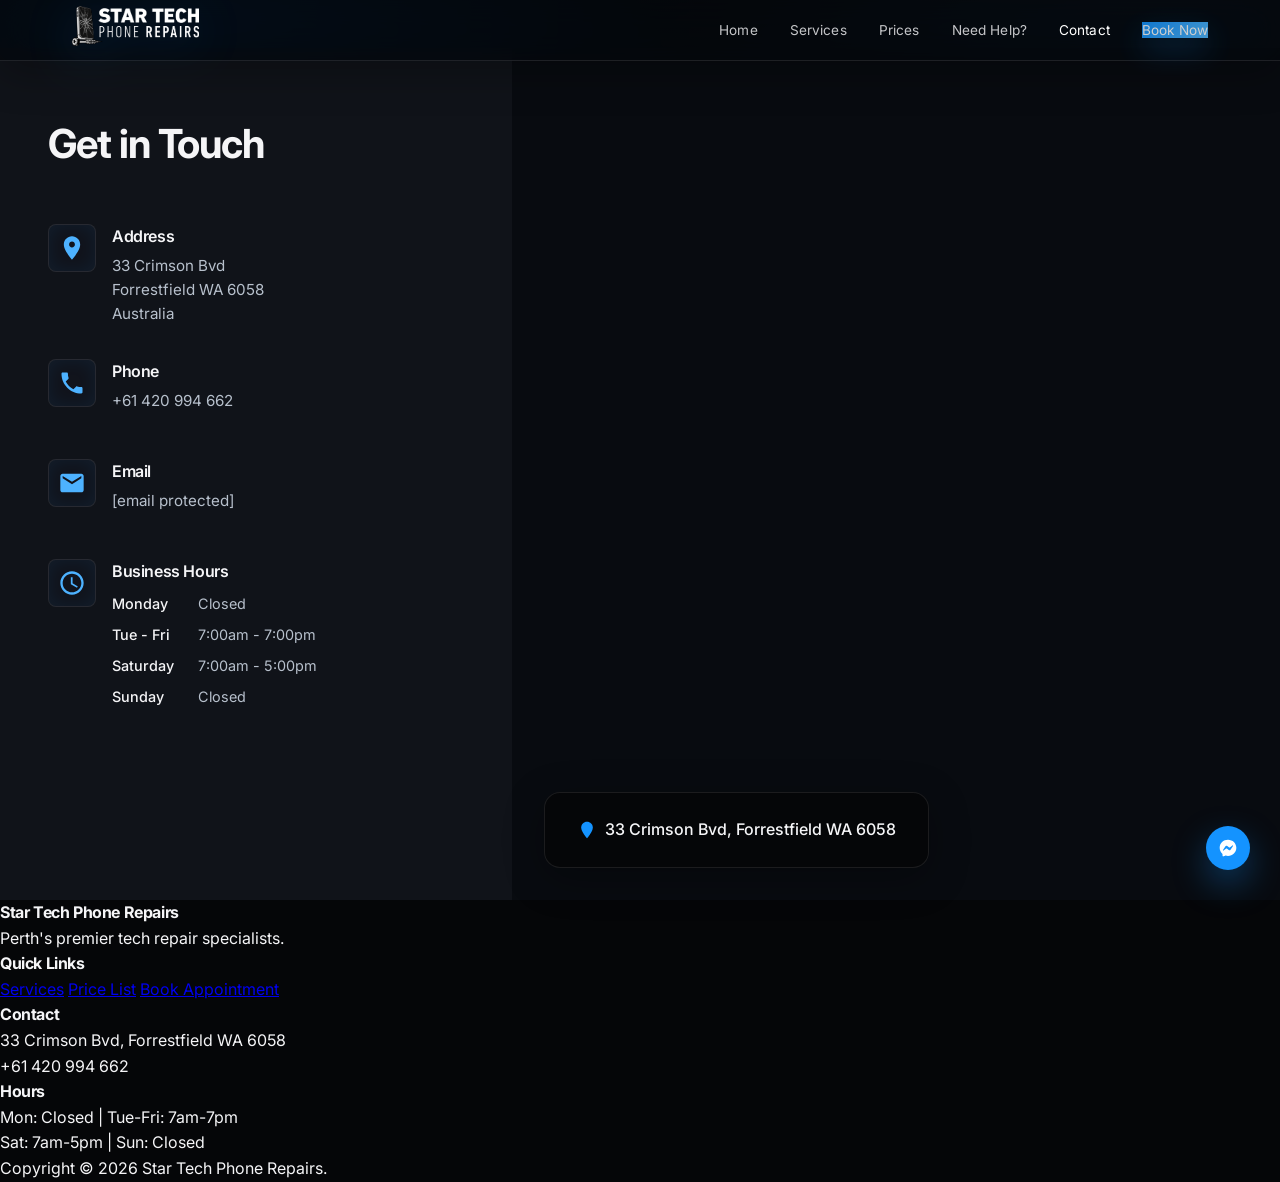
<file: contact.html>
﻿<!DOCTYPE html>
<html lang="en">
<head>
    <meta charset="UTF-8">
    <meta name="viewport" content="width=device-width, initial-scale=1.0">
    <title>Contact | Star Tech Phone Repairs</title>
    <meta name="description" content="Get in touch with Star Tech Phone Repairs in Forrestfield, Perth. Find our address, phone number, and business hours.">
    <link rel="preconnect" href="https://fonts.googleapis.com">
    <link rel="preconnect" href="https://fonts.gstatic.com" crossorigin>
    <link rel="stylesheet" href="css/main.css">
    <link href="https://fonts.googleapis.com/css2?family=Inter:wght@300;400;500;600;700&family=Orbitron:wght@700;900&display=swap" rel="stylesheet">
    <script type="application/ld+json">
    {
      "@context": "https://schema.org",
      "@type": "LocalBusiness",
      "name": "Star Tech Phone Repairs",
      "image": "https://startechphonerepairs.com.au/logo.png",
      "url": "https://startechphonerepairs.com.au/contact.html",
      "telephone": "+61420994662",
      "address": {
        "@type": "PostalAddress",
        "streetAddress": "33 Crimson Bvd",
        "addressLocality": "Forrestfield",
        "addressRegion": "WA",
        "postalCode": "6058",
        "addressCountry": "AU"
      }
    }
    </script>
</head>
<body>
    <a href="https://m.me/startechphonerepairs" target="_blank" class="messenger-btn" aria-label="Contact on Messenger">
        <svg viewBox="0 0 24 24" fill="#FFFFFF"><path d="M12 2C6.36 2 2 6.13 2 11.7c0 2.91 1.19 5.44 3.14 7.17.16.14.26.35.27.57l.05 1.78c.02.62.63 1.03 1.19.8l1.99-.83c.17-.07.36-.09.55-.05.91.25 1.87.38 2.81.38 5.64 0 10-4.13 10-9.7S17.64 2 12 2zm6 7.46l-2.93 4.67c-.47.73-1.47.92-2.17.37l-2.34-1.76a.6.6 0 00-.72 0l-3.16 2.4c-.42.32-.97-.17-.68-.6l2.93-4.67c.47-.73 1.47-.92 2.17-.37l2.34 1.76a.6.6 0 00.72 0l3.16-2.4c.42-.32.97.17.68.6z"/></svg>
    </a>
    
    <nav>
        <div class="nav-container">
            <a href="index.html" class="logo"><img src="logo.png" alt="Star Tech Phone Repairs Logo" height="32"></a>
            <ul class="nav-links">
                <li><a href="index.html">Home</a></li>
                <li><a href="services.html">Services</a></li>
                <li><a href="prices.html">Prices</a></li>
                <li><a href="needhelp.html">Need Help?</a></li>
                <li><a href="contact.html" class="active">Contact</a></li>
                <li><a href="book.html" class="book-now-btn">Book Now</a></li>
            </ul>
            <div class="hamburger" onclick="toggleMenu()">
                <span></span>
                <span></span>
                <span></span>
            </div>
        </div>
    </nav>
    <div class="mobile-menu" id="mobileMenu">
        <a href="index.html">Home</a>
        <a href="services.html">Services</a>
        <a href="prices.html">Prices</a>
        <a href="needhelp.html">Need Help?</a>
        <a href="contact.html" class="active">Contact</a>
        <a href="book.html" class="book-now-btn">Book Now</a>
    </div>
    
    <div class="contact-section">
        <!-- Left Side - Contact Info -->
        <div class="contact-info">
            <h1>Get in Touch</h1>
            
            <div class="info-item">
                <div class="info-icon">
                    <svg viewBox="0 0 24 24"><path d="M12 2C8.13 2 5 5.13 5 9c0 5.25 7 13 7 13s7-7.75 7-13c0-3.87-3.13-7-7-7zm0 9.5c-1.38 0-2.5-1.12-2.5-2.5s1.12-2.5 2.5-2.5 2.5 1.12 2.5 2.5-1.12 2.5-2.5 2.5z"/></svg>
                </div>
                <div class="info-content">
                    <h3>Address</h3>
                    <p>33 Crimson Bvd<br>Forrestfield WA 6058<br>Australia</p>
                </div>
            </div>
            
            <div class="info-item">
                <div class="info-icon">
                    <svg viewBox="0 0 24 24"><path d="M6.62 10.79c1.44 2.83 3.76 5.14 6.59 6.59l2.2-2.2c.27-.27.67-.36 1.02-.24 1.12.37 2.33.57 3.57.57.55 0 1 .45 1 1V20c0 .55-.45 1-1 1-9.39 0-17-7.61-17-17 0-.55.45-1 1-1h3.5c.55 0 1 .45 1 1 0 1.25.2 2.45.57 3.57.11.35.03.74-.25 1.02l-2.2 2.2z"/></svg>
                </div>
                <div class="info-content">
                    <h3>Phone</h3>
                    <a href="tel:+61420994662">+61 420 994 662</a>
                </div>
            </div>
            
            <div class="info-item">
                <div class="info-icon">
                    <svg viewBox="0 0 24 24"><path d="M20 4H4c-1.1 0-1.99.9-1.99 2L2 18c0 1.1.9 2 2 2h16c1.1 0 2-.9 2-2V6c0-1.1-.9-2-2-2zm0 4l-8 5-8-5V6l8 5 8-5v2z"/></svg>
                </div>
                <div class="info-content">
                    <h3>Email</h3>
                    <a href="/cdn-cgi/l/email-protection#1d6e7c71786e5d6e697c6f69787e756d757273786f786d7c746f6e337e7270337c68"><span class="__cf_email__" data-cfemail="1a697b767f695a696e7b686e7f79726a7275747f687f6a7b73686934797577347b6f">[email&#160;protected]</span></a>
                </div>
            </div>
            
            <div class="info-item">
                <div class="info-icon">
                    <svg viewBox="0 0 24 24"><path d="M11.99 2C6.47 2 2 6.48 2 12s4.47 10 9.99 10C17.52 22 22 17.52 22 12S17.52 2 11.99 2zM12 20c-4.42 0-8-3.58-8-8s3.58-8 8-8 8 3.58 8 8-3.58 8-8 8zm.5-13H11v6l5.25 3.15.75-1.23-4.5-2.67z"/></svg>
                </div>
                <div class="info-content">
                    <h3>Business Hours</h3>
                    <div class="hours-grid">
                        <span>Monday</span><span>Closed</span>
                        <span>Tue - Fri</span><span>7:00am - 7:00pm</span>
                        <span>Saturday</span><span>7:00am - 5:00pm</span>
                        <span>Sunday</span><span>Closed</span>
                    </div>
                </div>
            </div>
        </div>
        
        <!-- Right Side - Big Map -->
        <div class="map-section">
            <div class="map-container">
                <iframe src="https://www.google.com/maps/embed?pb=!1m18!1m12!1m3!1d3385.8!2d115.96!3d-31.99!2m3!1f0!2f0!3f0!3m2!1i1024!2i768!4f13.1!3m3!1m2!1s0x2a32bb!2s33%20Crimson%20Blvd%2C%20Forrestfield%20WA%206058!5e0!3m2!1sen!2sau!4v1" allowfullscreen="" loading="lazy" referrerpolicy="no-referrer-when-downgrade" title="Star Tech Phone Repairs Location"></iframe>
            </div>
            <div class="map-overlay">
                <p>
                    <svg viewBox="0 0 24 24"><path d="M12 2C8.13 2 5 5.13 5 9c0 5.25 7 13 7 13s7-7.75 7-13c0-3.87-3.13-7-7-7z"/></svg>
                    33 Crimson Bvd, Forrestfield WA 6058
                </p>
            </div>
        </div>
    </div>
    
    <footer>
        <div class="footer-content">
            <div class="footer-section">
                <h4>Star Tech Phone Repairs</h4>
                <p>Perth's premier tech repair specialists.</p>
            </div>
            <div class="footer-section">
                <h4>Quick Links</h4>
                <a href="services.html">Services</a>
                <a href="prices.html">Price List</a>
                <a href="book.html">Book Appointment</a>
            </div>
            <div class="footer-section">
                <h4>Contact</h4>
                <p>33 Crimson Bvd, Forrestfield WA 6058</p>
                <p>+61 420 994 662</p>
            </div>
            <div class="footer-section">
                <h4>Hours</h4>
                <p>Mon: Closed | Tue-Fri: 7am-7pm</p>
                <p>Sat: 7am-5pm | Sun: Closed</p>
            </div>
        </div>
        <div class="footer-bottom">Copyright &copy; 2026 Star Tech Phone Repairs.</div>
    </footer>
    <script>function toggleMenu(){document.querySelector('.hamburger').classList.toggle('active');document.getElementById('mobileMenu').classList.toggle('active');}</script>
<script src="startech-tracking.js"></script>
</body>
</html>
</file>
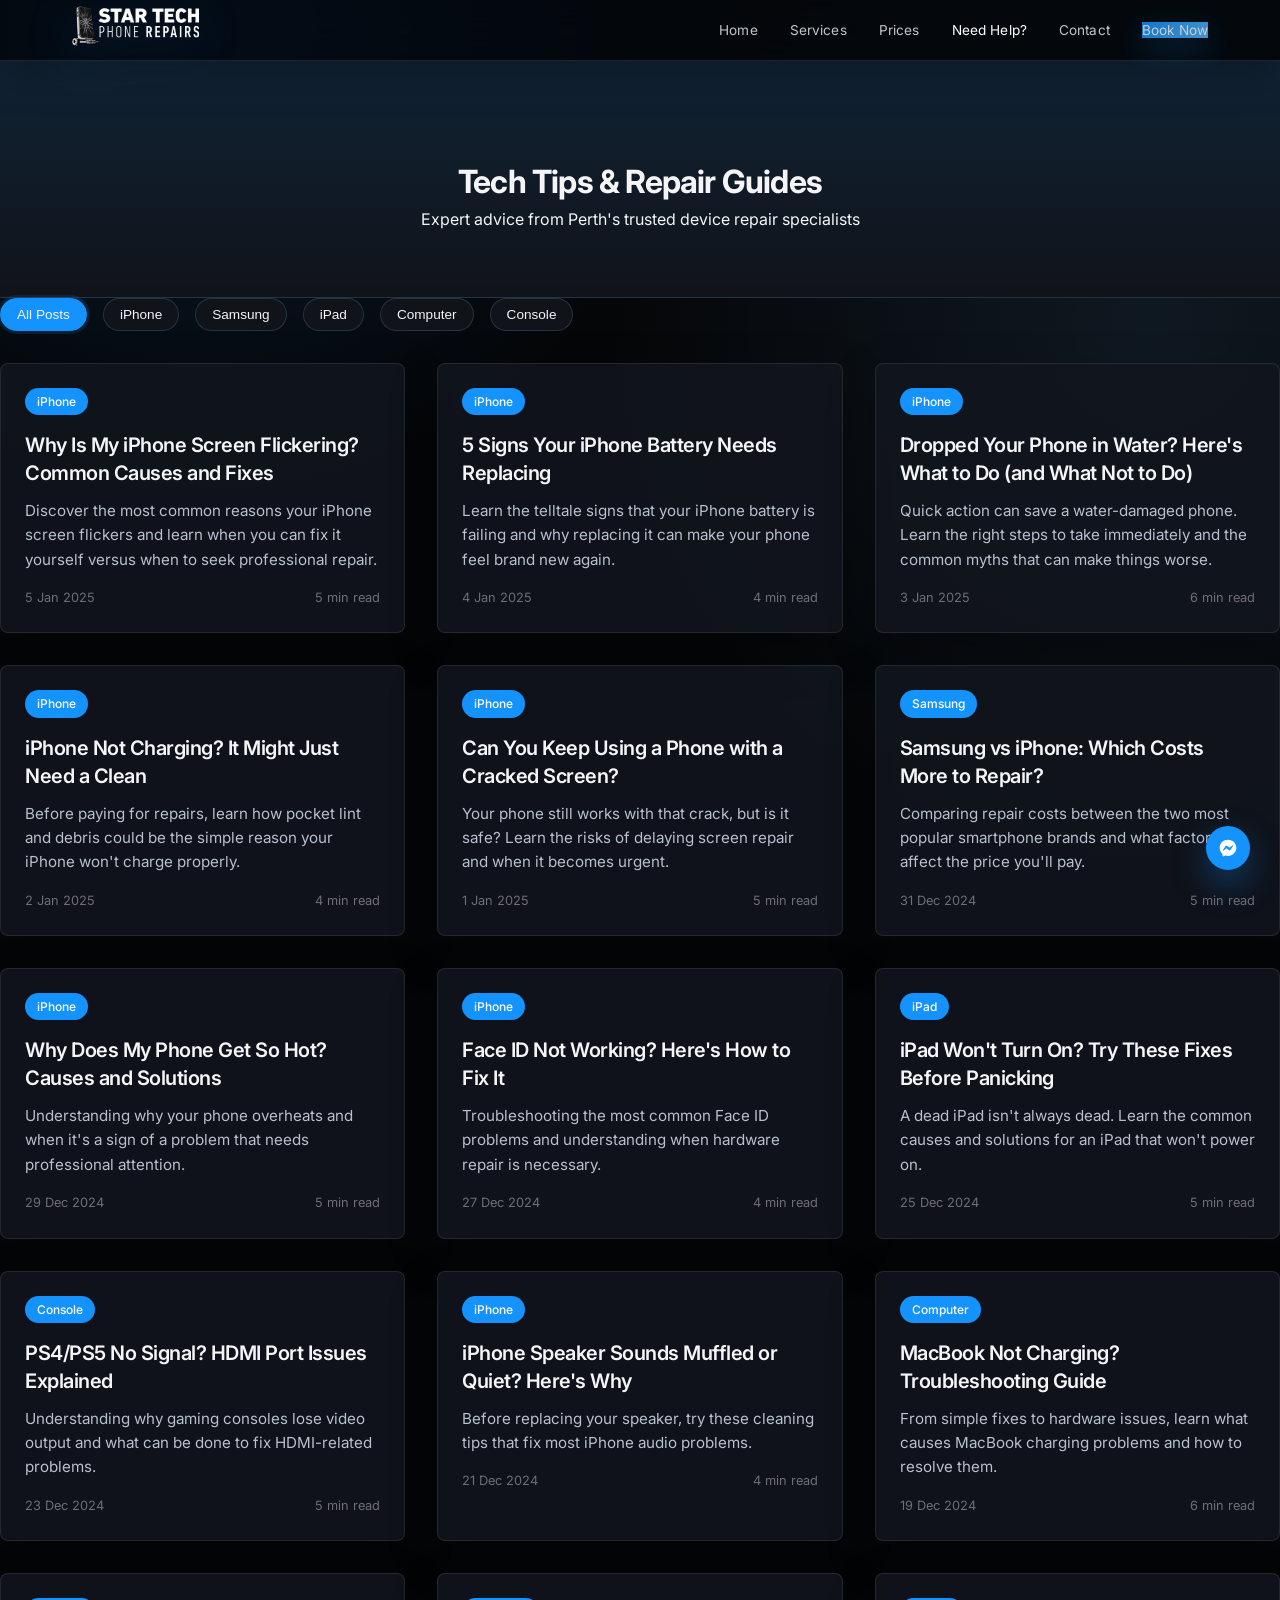
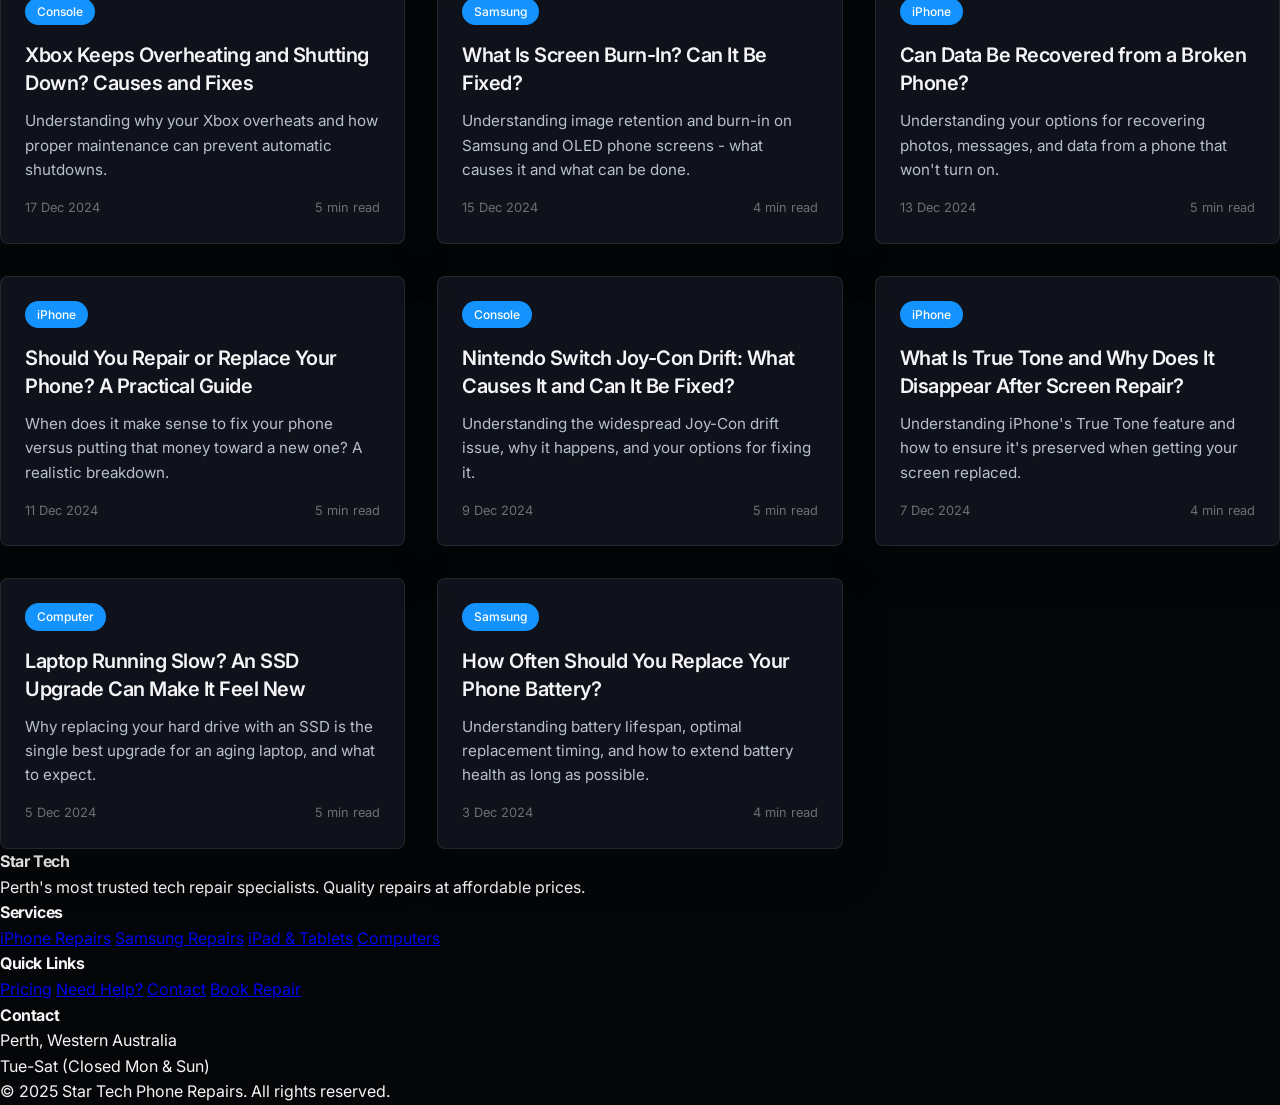
<file: needhelp.html>
﻿<!DOCTYPE html>
<!-- saved from url=(0053)needhelp.html -->
<html lang="en"><head><meta http-equiv="Content-Type" content="text/html; charset=UTF-8">
    
    <meta name="viewport" content="width=device-width, initial-scale=1.0">
    <title>Blog | Star Tech Phone Repairs Perth</title>
    <meta name="description" content="Tech repair tips, guides, and advice from Perth&#39;s trusted phone and device repair specialists.">
    <link rel="preconnect" href="https://fonts.googleapis.com/">
    <link rel="preconnect" href="https://fonts.gstatic.com/" crossorigin="">
    <link rel="stylesheet" href="css/main.css">
    <link href="https://fonts.googleapis.com/css2?family=Inter:wght@300;400;500;600;700&family=Orbitron:wght@700;900&display=swap" rel="stylesheet">
</head>
<body>
    <a href="https://m.me/startechphonerepairs" target="_blank" class="messenger-btn" aria-label="Contact on Messenger">
        <svg viewBox="0 0 24 24" fill="#FFFFFF"><path d="M12 2C6.36 2 2 6.13 2 11.7c0 2.91 1.19 5.44 3.14 7.17.16.14.26.35.27.57l.05 1.78c.02.62.63 1.03 1.19.8l1.99-.83c.17-.07.36-.09.55-.05.91.25 1.87.38 2.81.38 5.64 0 10-4.13 10-9.7S17.64 2 12 2zm6 7.46l-2.93 4.67c-.47.73-1.47.92-2.17.37l-2.34-1.76a.6.6 0 00-.72 0l-3.16 2.4c-.42.32-.97-.17-.68-.6l2.93-4.67c.47-.73 1.47-.92 2.17-.37l2.34 1.76a.6.6 0 00.72 0l3.16-2.4c.42-.32.97.17.68.6z"></path></svg>
    </a>

    <nav>
        <div class="nav-container">
            <a href="index.html" class="logo"><img src="logo.png" alt="Star Tech Phone Repairs Logo" height="32"></a>
            <ul class="nav-links">
                <li><a href="index.html">Home</a></li>
                <li><a href="services.html">Services</a></li>
                <li><a href="prices.html">Prices</a></li>
                <li><a href="needhelp.html" class="active">Need Help?</a></li>
                <li><a href="contact.html">Contact</a></li>
                <li><a href="book.html" class="book-now-btn">Book Now</a></li>
            </ul>
            <div class="hamburger" onclick="toggleMenu()">
                <span></span><span></span><span></span>
            </div>
        </div>
    </nav>

    <div class="mobile-menu" id="mobileMenu">
        <a href="index.html">Home</a>
        <a href="services.html">Services</a>
        <a href="prices.html">Prices</a>
        <a href="needhelp.html" class="active">Need Help?</a>
        <a href="contact.html">Contact</a>
        <a href="book.html" class="book-now-btn">Book Now</a>
    </div>

    <header class="blog-header">
        <h1>Tech Tips &amp; Repair Guides</h1>
        <p>Expert advice from Perth's trusted device repair specialists</p>
    </header>

    <main class="blog-container">
        <div class="filter-bar">
            <button class="filter-btn active" data-filter="all">All Posts</button>
            <button class="filter-btn" data-filter="iPhone">iPhone</button>
            <button class="filter-btn" data-filter="Samsung">Samsung</button>
            <button class="filter-btn" data-filter="iPad">iPad</button>
            <button class="filter-btn" data-filter="Computer">Computer</button>
            <button class="filter-btn" data-filter="Console">Console</button>
        </div>

        <div class="posts-grid" id="postsGrid">
                <a href="post.html?id=iphone-screen-flickering-causes" class="post-card">
                    <div class="post-card-content">
                        <span class="post-category">iPhone</span>
                        <h2>Why Is My iPhone Screen Flickering? Common Causes and Fixes</h2>
                        <p>Discover the most common reasons your iPhone screen flickers and learn when you can fix it yourself versus when to seek professional repair.</p>
                        <div class="post-meta">
                            <span>5 Jan 2025</span>
                            <span>5 min read</span>
                        </div>
                    </div>
                </a>
            
                <a href="post.html?id=iphone-battery-replacement-signs" class="post-card">
                    <div class="post-card-content">
                        <span class="post-category">iPhone</span>
                        <h2>5 Signs Your iPhone Battery Needs Replacing</h2>
                        <p>Learn the telltale signs that your iPhone battery is failing and why replacing it can make your phone feel brand new again.</p>
                        <div class="post-meta">
                            <span>4 Jan 2025</span>
                            <span>4 min read</span>
                        </div>
                    </div>
                </a>
            
                <a href="post.html?id=water-damaged-phone-what-to-do" class="post-card">
                    <div class="post-card-content">
                        <span class="post-category">iPhone</span>
                        <h2>Dropped Your Phone in Water? Here's What to Do (and What Not to Do)</h2>
                        <p>Quick action can save a water-damaged phone. Learn the right steps to take immediately and the common myths that can make things worse.</p>
                        <div class="post-meta">
                            <span>3 Jan 2025</span>
                            <span>6 min read</span>
                        </div>
                    </div>
                </a>
            
                <a href="post.html?id=iphone-charging-port-not-working" class="post-card">
                    <div class="post-card-content">
                        <span class="post-category">iPhone</span>
                        <h2>iPhone Not Charging? It Might Just Need a Clean</h2>
                        <p>Before paying for repairs, learn how pocket lint and debris could be the simple reason your iPhone won't charge properly.</p>
                        <div class="post-meta">
                            <span>2 Jan 2025</span>
                            <span>4 min read</span>
                        </div>
                    </div>
                </a>
            
                <a href="post.html?id=cracked-screen-keep-using" class="post-card">
                    <div class="post-card-content">
                        <span class="post-category">iPhone</span>
                        <h2>Can You Keep Using a Phone with a Cracked Screen?</h2>
                        <p>Your phone still works with that crack, but is it safe? Learn the risks of delaying screen repair and when it becomes urgent.</p>
                        <div class="post-meta">
                            <span>1 Jan 2025</span>
                            <span>5 min read</span>
                        </div>
                    </div>
                </a>
            
                <a href="post.html?id=samsung-vs-iphone-repair-costs" class="post-card">
                    <div class="post-card-content">
                        <span class="post-category">Samsung</span>
                        <h2>Samsung vs iPhone: Which Costs More to Repair?</h2>
                        <p>Comparing repair costs between the two most popular smartphone brands and what factors affect the price you'll pay.</p>
                        <div class="post-meta">
                            <span>31 Dec 2024</span>
                            <span>5 min read</span>
                        </div>
                    </div>
                </a>
            
                <a href="post.html?id=phone-overheating-causes" class="post-card">
                    <div class="post-card-content">
                        <span class="post-category">iPhone</span>
                        <h2>Why Does My Phone Get So Hot? Causes and Solutions</h2>
                        <p>Understanding why your phone overheats and when it's a sign of a problem that needs professional attention.</p>
                        <div class="post-meta">
                            <span>29 Dec 2024</span>
                            <span>5 min read</span>
                        </div>
                    </div>
                </a>
            
                <a href="post.html?id=face-id-not-working-fixes" class="post-card">
                    <div class="post-card-content">
                        <span class="post-category">iPhone</span>
                        <h2>Face ID Not Working? Here's How to Fix It</h2>
                        <p>Troubleshooting the most common Face ID problems and understanding when hardware repair is necessary.</p>
                        <div class="post-meta">
                            <span>27 Dec 2024</span>
                            <span>4 min read</span>
                        </div>
                    </div>
                </a>
            
                <a href="post.html?id=ipad-not-turning-on" class="post-card">
                    <div class="post-card-content">
                        <span class="post-category">iPad</span>
                        <h2>iPad Won't Turn On? Try These Fixes Before Panicking</h2>
                        <p>A dead iPad isn't always dead. Learn the common causes and solutions for an iPad that won't power on.</p>
                        <div class="post-meta">
                            <span>25 Dec 2024</span>
                            <span>5 min read</span>
                        </div>
                    </div>
                </a>
            
                <a href="post.html?id=playstation-hdmi-port-issues" class="post-card">
                    <div class="post-card-content">
                        <span class="post-category">Console</span>
                        <h2>PS4/PS5 No Signal? HDMI Port Issues Explained</h2>
                        <p>Understanding why gaming consoles lose video output and what can be done to fix HDMI-related problems.</p>
                        <div class="post-meta">
                            <span>23 Dec 2024</span>
                            <span>5 min read</span>
                        </div>
                    </div>
                </a>
            
                <a href="post.html?id=iphone-speaker-quiet-muffled" class="post-card">
                    <div class="post-card-content">
                        <span class="post-category">iPhone</span>
                        <h2>iPhone Speaker Sounds Muffled or Quiet? Here's Why</h2>
                        <p>Before replacing your speaker, try these cleaning tips that fix most iPhone audio problems.</p>
                        <div class="post-meta">
                            <span>21 Dec 2024</span>
                            <span>4 min read</span>
                        </div>
                    </div>
                </a>
            
                <a href="post.html?id=macbook-not-charging-troubleshooting" class="post-card">
                    <div class="post-card-content">
                        <span class="post-category">Computer</span>
                        <h2>MacBook Not Charging? Troubleshooting Guide</h2>
                        <p>From simple fixes to hardware issues, learn what causes MacBook charging problems and how to resolve them.</p>
                        <div class="post-meta">
                            <span>19 Dec 2024</span>
                            <span>6 min read</span>
                        </div>
                    </div>
                </a>
            
                <a href="post.html?id=xbox-overheating-shutdown" class="post-card">
                    <div class="post-card-content">
                        <span class="post-category">Console</span>
                        <h2>Xbox Keeps Overheating and Shutting Down? Causes and Fixes</h2>
                        <p>Understanding why your Xbox overheats and how proper maintenance can prevent automatic shutdowns.</p>
                        <div class="post-meta">
                            <span>17 Dec 2024</span>
                            <span>5 min read</span>
                        </div>
                    </div>
                </a>
            
                <a href="post.html?id=samsung-screen-burn-in" class="post-card">
                    <div class="post-card-content">
                        <span class="post-category">Samsung</span>
                        <h2>What Is Screen Burn-In? Can It Be Fixed?</h2>
                        <p>Understanding image retention and burn-in on Samsung and OLED phone screens - what causes it and what can be done.</p>
                        <div class="post-meta">
                            <span>15 Dec 2024</span>
                            <span>4 min read</span>
                        </div>
                    </div>
                </a>
            
                <a href="post.html?id=phone-data-recovery-options" class="post-card">
                    <div class="post-card-content">
                        <span class="post-category">iPhone</span>
                        <h2>Can Data Be Recovered from a Broken Phone?</h2>
                        <p>Understanding your options for recovering photos, messages, and data from a phone that won't turn on.</p>
                        <div class="post-meta">
                            <span>13 Dec 2024</span>
                            <span>5 min read</span>
                        </div>
                    </div>
                </a>
            
                <a href="post.html?id=phone-repair-vs-replace" class="post-card">
                    <div class="post-card-content">
                        <span class="post-category">iPhone</span>
                        <h2>Should You Repair or Replace Your Phone? A Practical Guide</h2>
                        <p>When does it make sense to fix your phone versus putting that money toward a new one? A realistic breakdown.</p>
                        <div class="post-meta">
                            <span>11 Dec 2024</span>
                            <span>5 min read</span>
                        </div>
                    </div>
                </a>
            
                <a href="post.html?id=nintendo-switch-joystick-drift" class="post-card">
                    <div class="post-card-content">
                        <span class="post-category">Console</span>
                        <h2>Nintendo Switch Joy-Con Drift: What Causes It and Can It Be Fixed?</h2>
                        <p>Understanding the widespread Joy-Con drift issue, why it happens, and your options for fixing it.</p>
                        <div class="post-meta">
                            <span>9 Dec 2024</span>
                            <span>5 min read</span>
                        </div>
                    </div>
                </a>
            
                <a href="post.html?id=iphone-true-tone-display" class="post-card">
                    <div class="post-card-content">
                        <span class="post-category">iPhone</span>
                        <h2>What Is True Tone and Why Does It Disappear After Screen Repair?</h2>
                        <p>Understanding iPhone's True Tone feature and how to ensure it's preserved when getting your screen replaced.</p>
                        <div class="post-meta">
                            <span>7 Dec 2024</span>
                            <span>4 min read</span>
                        </div>
                    </div>
                </a>
            
                <a href="post.html?id=laptop-slow-ssd-upgrade" class="post-card">
                    <div class="post-card-content">
                        <span class="post-category">Computer</span>
                        <h2>Laptop Running Slow? An SSD Upgrade Can Make It Feel New</h2>
                        <p>Why replacing your hard drive with an SSD is the single best upgrade for an aging laptop, and what to expect.</p>
                        <div class="post-meta">
                            <span>5 Dec 2024</span>
                            <span>5 min read</span>
                        </div>
                    </div>
                </a>
            
                <a href="post.html?id=when-to-replace-phone-battery" class="post-card">
                    <div class="post-card-content">
                        <span class="post-category">Samsung</span>
                        <h2>How Often Should You Replace Your Phone Battery?</h2>
                        <p>Understanding battery lifespan, optimal replacement timing, and how to extend battery health as long as possible.</p>
                        <div class="post-meta">
                            <span>3 Dec 2024</span>
                            <span>4 min read</span>
                        </div>
                    </div>
                </a>
            </div>
    </main>

    <footer>
        <div class="footer-content">
            <div class="footer-section">
                <h4>Star Tech</h4>
                <p>Perth's most trusted tech repair specialists. Quality repairs at affordable prices.</p>
            </div>
            <div class="footer-section">
                <h4>Services</h4>
                <a href="services.html">iPhone Repairs</a>
                <a href="services.html">Samsung Repairs</a>
                <a href="services.html">iPad &amp; Tablets</a>
                <a href="services.html">Computers</a>
            </div>
            <div class="footer-section">
                <h4>Quick Links</h4>
                <a href="prices.html">Pricing</a>
                <a href="needhelp.html">Need Help?</a>
                <a href="contact.html">Contact</a>
                <a href="book.html">Book Repair</a>
            </div>
            <div class="footer-section">
                <h4>Contact</h4>
                <p>Perth, Western Australia</p>
                <p>Tue-Sat (Closed Mon &amp; Sun)</p>
            </div>
        </div>
        <div class="footer-bottom">
            <p>&copy; 2025 Star Tech Phone Repairs. All rights reserved.</p>
        </div>
    </footer>

    <script>
        function toggleMenu() {
            document.getElementById('mobileMenu').classList.toggle('active');
        }

        function setupFilters() {
            const buttons = document.querySelectorAll('.filter-btn');
            const posts = document.querySelectorAll('.post-card');
            buttons.forEach(btn => {
                btn.addEventListener('click', () => {
                    buttons.forEach(b => b.classList.remove('active'));
                    btn.classList.add('active');
                    posts.forEach(post => {
                        const category = post.querySelector('.post-category').textContent;
                        post.style.display = btn.dataset.filter === 'all' || category === btn.dataset.filter ? 'block' : 'none';
                    });
                });
            });
        }

        setupFilters();
    </script>
<script src="startech-tracking.js"></script>


</body></html>
</file>
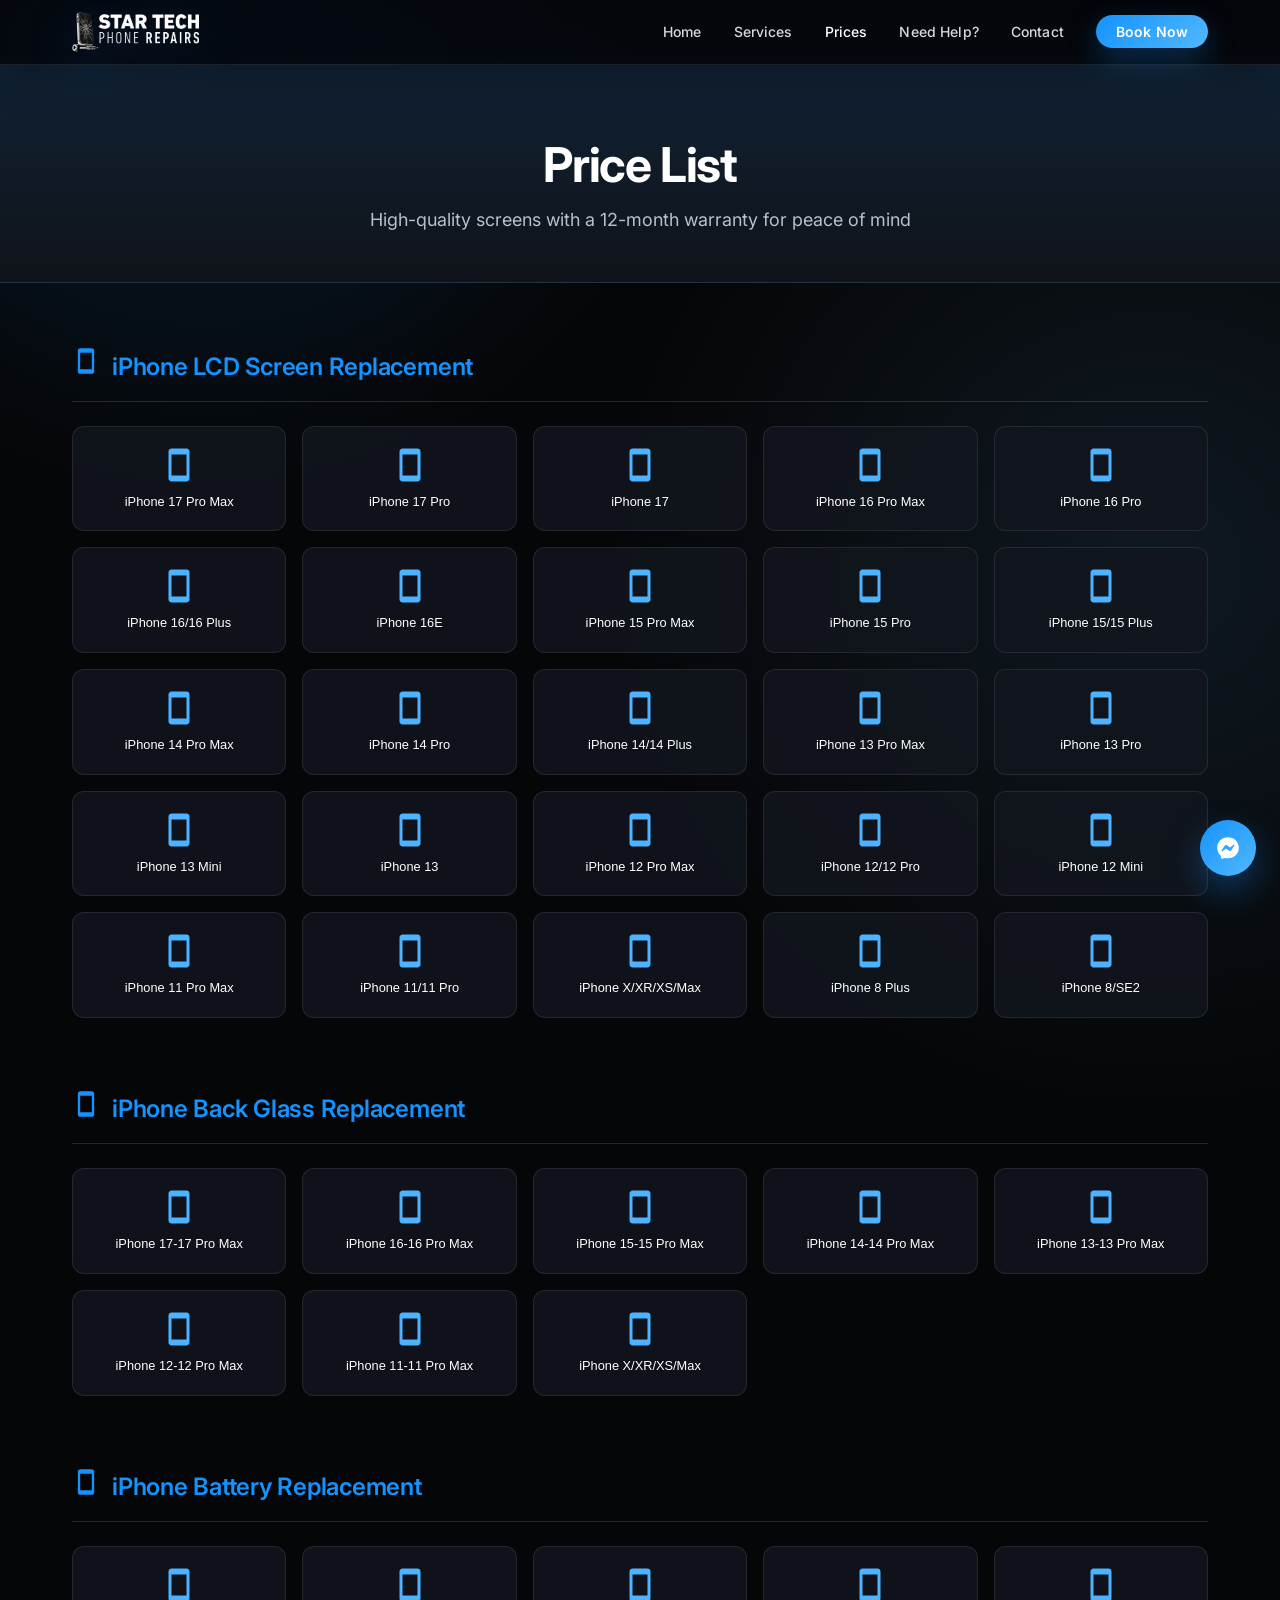
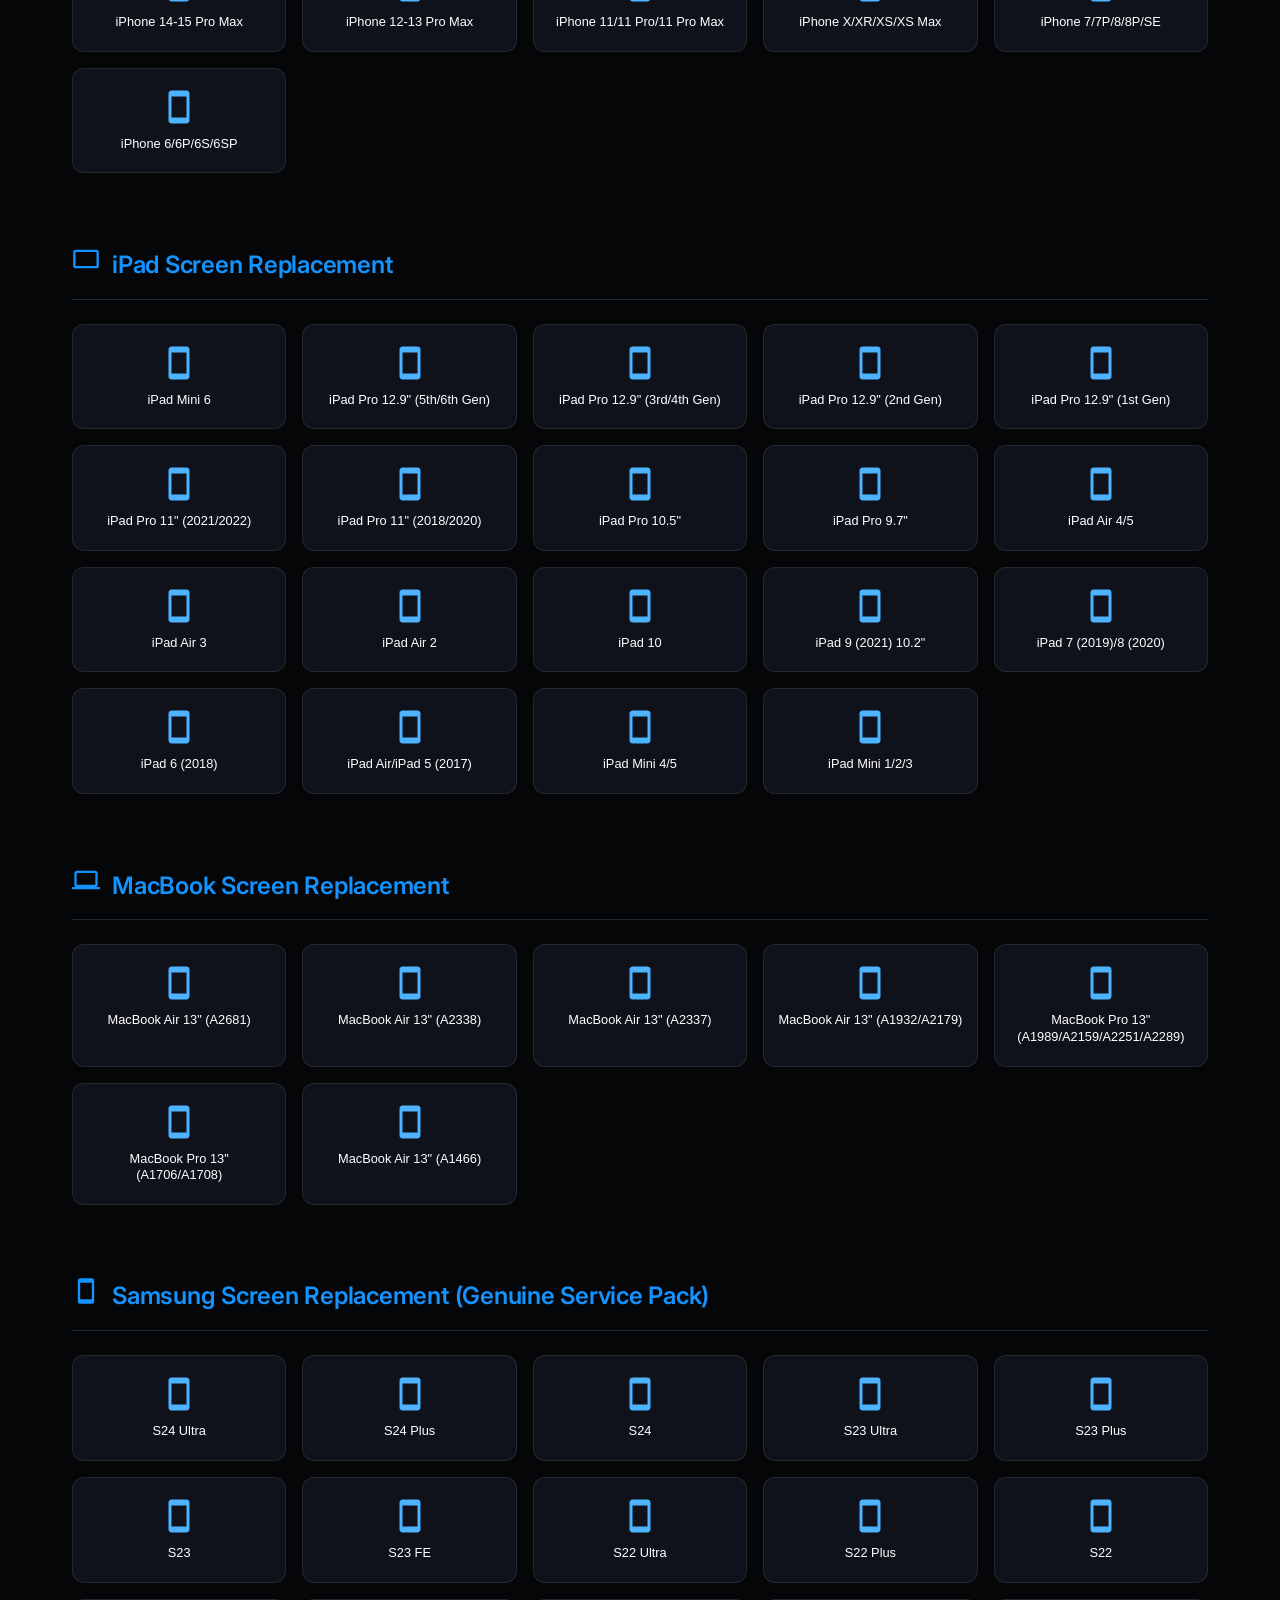
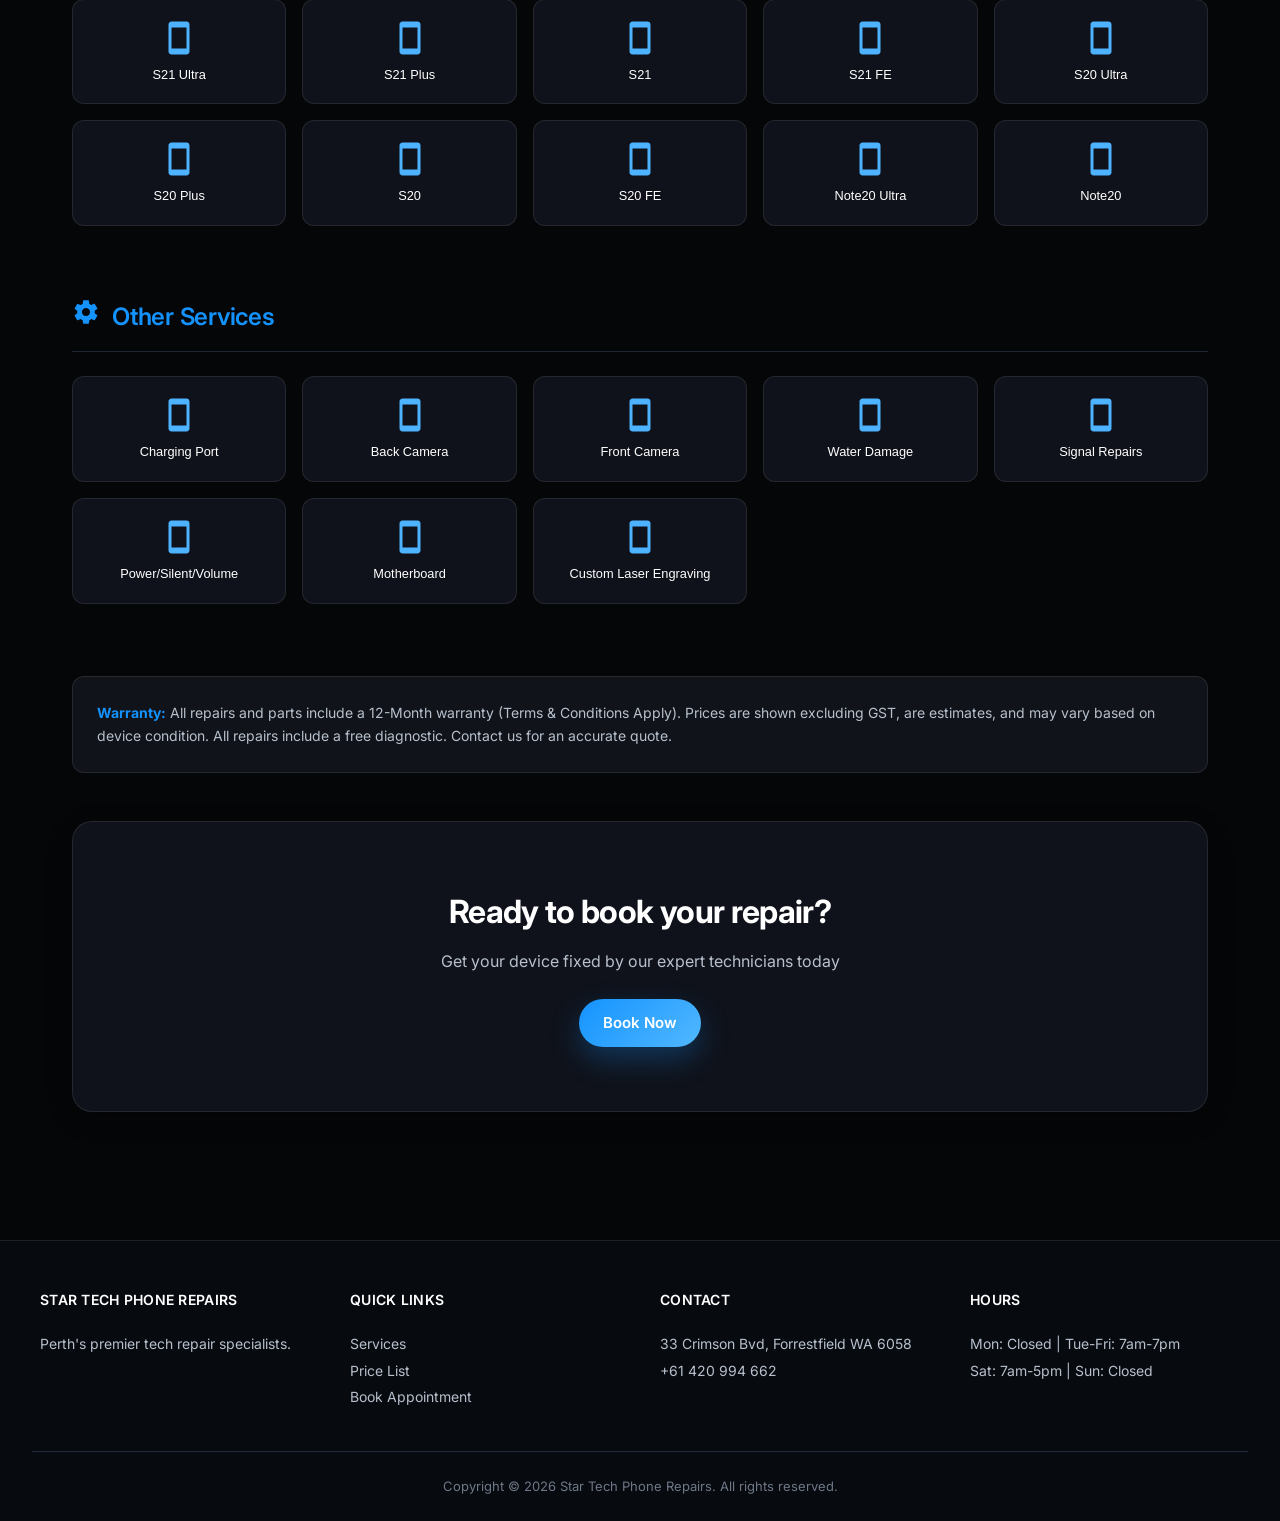
<file: prices.html>
﻿<!DOCTYPE html>
<html lang="en">
<head>
    <meta charset="UTF-8">
    <meta name="viewport" content="width=device-width, initial-scale=1.0">
    <meta name="description" content="View our complete price list for phone, tablet, and laptop repairs. High-quality screens with 12-month warranty. Get a quote today!">
    <title>Price List | Star Tech Phone Repairs Perth</title>
    <link rel="preconnect" href="https://fonts.googleapis.com">
    <link rel="preconnect" href="https://fonts.gstatic.com" crossorigin>
    <link href="https://fonts.googleapis.com/css2?family=Inter:wght@300;400;500;600;700&family=Orbitron:wght@700;900&display=swap" rel="stylesheet">
    <style>
        /* ===== CSS Reset & Base Variables ===== */
        * { margin: 0; padding: 0; box-sizing: border-box; }
        
        :root {
            --star-blue: #1493ff;
            --star-blue-hover: #46adff;
            --star-blue-dark: #0073e6;
            --bg-primary: #050608;
            --bg-secondary: #101319;
            --bg-tertiary: #080b10;
            --text-primary: #ffffff;
            --text-secondary: #b7c0cc;
            --text-muted: #6e7887;
            --border-color: rgba(148, 190, 255, 0.18);
            --nav-bg: rgba(5, 7, 11, 0.85);
            --blue-glow: rgba(20, 147, 255, 0.26);
            --card-bg: rgba(18, 22, 30, 0.86);
            --card-border: rgba(255, 255, 255, 0.09);
            --card-icon: #4db2ff;
            --success: #10b981;
            --shadow-sm: 0 2px 8px rgba(0, 0, 0, 0.2);
            --shadow-md: 0 8px 24px rgba(0, 0, 0, 0.28);
            --shadow-lg: 0 18px 50px rgba(0, 0, 0, 0.32);
            --shadow-glow: 0 0 0 1px rgba(20, 147, 255, 0.10);
        }

        /* ===== Base Styles ===== */
        html { scroll-behavior: smooth; font-size: 16px; }
        
        body {
            font-family: 'Inter', -apple-system, BlinkMacSystemFont, sans-serif;
            background: 
                radial-gradient(circle at 16% 0%, rgba(20, 147, 255, 0.16), transparent 31rem),
                radial-gradient(circle at 90% 12%, rgba(105, 190, 255, 0.10), transparent 34rem),
                var(--bg-primary);
            color: var(--text-primary);
            line-height: 1.6;
            -webkit-font-smoothing: antialiased;
            -moz-osx-font-smoothing: grayscale;
            overflow-x: hidden;
        }

        /* ===== Accessibility ===== */
        .sr-only {
            position: absolute;
            width: 1px;
            height: 1px;
            padding: 0;
            margin: -1px;
            overflow: hidden;
            clip: rect(0, 0, 0, 0);
            white-space: nowrap;
            border: 0;
        }

        /* Focus styles for keyboard navigation */
        button:focus-visible,
        a:focus-visible {
            outline: 2px solid var(--star-blue);
            outline-offset: 2px;
        }

        /* ===== Messenger Button ===== */
        .messenger-btn {
            position: fixed;
            bottom: 24px;
            right: 24px;
            width: 56px;
            height: 56px;
            border-radius: 50%;
            background: linear-gradient(135deg, var(--star-blue), #51b8ff);
            border: none;
            cursor: pointer;
            z-index: 1001;
            display: flex;
            align-items: center;
            justify-content: center;
            box-shadow: 0 14px 34px rgba(20, 147, 255, 0.34);
            transition: all 0.3s cubic-bezier(0.4, 0, 0.2, 1);
            text-decoration: none;
        }

        .messenger-btn:hover,
        .messenger-btn:focus {
            transform: scale(1.08);
            box-shadow: 0 18px 42px rgba(20, 147, 255, 0.42);
        }

        .messenger-btn svg {
            width: 26px;
            height: 26px;
            fill: #FFFFFF;
        }

        /* ===== Navigation ===== */
        nav {
            position: fixed;
            top: 0;
            width: 100%;
            background: var(--nav-bg);
            backdrop-filter: saturate(180%) blur(20px);
            -webkit-backdrop-filter: saturate(180%) blur(20px);
            z-index: 1000;
            border-bottom: 1px solid rgba(255, 255, 255, 0.10);
            box-shadow: 0 12px 40px rgba(0, 0, 0, 0.28);
        }

        .nav-container {
            max-width: 1200px;
            margin: 0 auto;
            padding: 0 1.25rem;
            height: 56px;
            display: flex;
            justify-content: space-between;
            align-items: center;
        }

        @media (min-width: 768px) {
            .nav-container {
                height: 64px;
                padding: 0 2rem;
            }
        }

        .logo {
            text-decoration: none;
            display: flex;
            align-items: center;
        }

        .logo img {
            width: 110px;
            height: auto;
            filter: drop-shadow(0 10px 24px rgba(20, 147, 255, 0.20));
            transition: transform 0.3s ease;
        }

        .logo:hover img {
            transform: scale(1.02);
        }

        @media (min-width: 768px) {
            .logo img {
                width: auto;
                height: 40px;
            }
        }

        .nav-links {
            display: flex;
            gap: 2rem;
            list-style: none;
            align-items: center;
        }

        .nav-links a {
            color: var(--text-primary);
            text-decoration: none;
            font-size: 0.875rem;
            font-weight: 500;
            letter-spacing: 0.01em;
            opacity: 0.85;
            transition: all 0.22s ease;
        }

        .nav-links a:hover,
        .nav-links a.active {
            opacity: 1;
            color: #ffffff;
        }

        .nav-links a.book-now-btn {
            background: linear-gradient(135deg, var(--star-blue), #51b8ff);
            color: #FFF;
            padding: 8px 20px;
            border-radius: 980px;
            font-weight: 600;
            opacity: 1;
            box-shadow: 0 12px 30px rgba(20, 147, 255, 0.28);
        }

        .nav-links a.book-now-btn:hover {
            transform: translateY(-2px);
            box-shadow: 0 16px 38px rgba(20, 147, 255, 0.35);
        }

        /* Hamburger Menu */
        .hamburger {
            display: none;
            flex-direction: column;
            cursor: pointer;
            gap: 6px;
            padding: 8px;
            z-index: 1001;
        }

        .hamburger span {
            width: 22px;
            height: 2px;
            background: var(--text-primary);
            border-radius: 2px;
            transition: all 0.3s cubic-bezier(0.4, 0, 0.2, 1);
        }

        .hamburger.active span:nth-child(1) {
            transform: rotate(45deg) translate(5px, 5px);
        }

        .hamburger.active span:nth-child(2) {
            opacity: 0;
            transform: scaleX(0);
        }

        .hamburger.active span:nth-child(3) {
            transform: rotate(-45deg) translate(5px, -5px);
        }

        /* Mobile Menu */
        .mobile-menu {
            display: none;
            position: fixed;
            top: 56px;
            left: 0;
            right: 0;
            background: var(--nav-bg);
            backdrop-filter: saturate(180%) blur(20px);
            padding: 1.5rem 1.25rem;
            z-index: 999;
            border-bottom: 1px solid rgba(255, 255, 255, 0.08);
        }

        .mobile-menu.active {
            display: block;
            animation: slideDown 0.3s ease;
        }

        @keyframes slideDown {
            from {
                opacity: 0;
                transform: translateY(-10px);
            }
            to {
                opacity: 1;
                transform: translateY(0);
            }
        }

        .mobile-menu a {
            display: block;
            color: var(--text-primary);
            padding: 1rem 0;
            font-size: 1rem;
            font-weight: 500;
            border-bottom: 1px solid var(--border-color);
            text-decoration: none;
            transition: all 0.22s ease;
        }

        .mobile-menu a:hover,
        .mobile-menu a.active {
            color: var(--star-blue);
            padding-left: 8px;
        }

        .mobile-menu a.book-now-btn {
            background: linear-gradient(135deg, var(--star-blue), #51b8ff);
            color: #FFF;
            text-align: center;
            margin-top: 1.25rem;
            border-radius: 980px;
            border: none;
            padding: 1rem;
        }

        .mobile-menu a.book-now-btn:hover {
            padding-left: 0;
        }

        /* ===== Page Header ===== */
        .page-header {
            margin-top: 56px;
            padding: 4rem 1.25rem 3rem;
            text-align: center;
            background: 
                linear-gradient(180deg, rgba(20, 147, 255, 0.12), rgba(20, 147, 255, 0)),
                var(--bg-secondary);
            border-bottom: 1px solid rgba(255, 255, 255, 0.08);
        }

        @media (min-width: 768px) {
            .page-header {
                padding: 5rem 2rem 3rem;
            }
        }

        .page-header h1 {
            font-size: clamp(2rem, 6vw, 3rem);
            font-weight: 700;
            letter-spacing: -0.025em;
            line-height: 1.2;
            color: #ffffff;
        }

        .page-header p {
            color: var(--text-secondary);
            margin-top: 0.75rem;
            font-size: clamp(1rem, 2.5vw, 1.125rem);
            max-width: 600px;
            margin-left: auto;
            margin-right: auto;
        }

        /* ===== Pricing Container ===== */
        .pricing-container {
            max-width: 1200px;
            margin: 0 auto;
            padding: 3rem 1.25rem;
        }

        @media (min-width: 768px) {
            .pricing-container {
                padding: 4rem 2rem;
            }
        }

        /* ===== Category Section ===== */
        .category-section {
            margin-bottom: 3.5rem;
        }

        @media (min-width: 768px) {
            .category-section {
                margin-bottom: 4.5rem;
            }
        }

        .category-title {
            font-size: clamp(1.25rem, 3vw, 1.5rem);
            color: var(--star-blue);
            margin-bottom: 1.5rem;
            padding-bottom: 0.875rem;
            border-bottom: 1px solid var(--border-color);
            display: flex;
            align-items: center;
            gap: 0.75rem;
            font-weight: 600;
            letter-spacing: -0.01em;
        }

        .category-icon svg {
            width: 28px;
            height: 28px;
            fill: var(--star-blue);
            flex-shrink: 0;
        }

        /* ===== Devices Grid ===== */
        .devices-grid {
            display: grid;
            grid-template-columns: repeat(2, 1fr);
            gap: 0.75rem;
        }

        @media (min-width: 480px) {
            .devices-grid {
                grid-template-columns: repeat(3, 1fr);
                gap: 1rem;
            }
        }

        @media (min-width: 768px) {
            .devices-grid {
                grid-template-columns: repeat(4, 1fr);
            }
        }

        @media (min-width: 1024px) {
            .devices-grid {
                grid-template-columns: repeat(5, 1fr);
            }
        }

        /* ===== Device Button ===== */
        .device-btn {
            background: var(--card-bg);
            border: 1px solid var(--card-border);
            padding: 1.25rem 0.75rem;
            cursor: pointer;
            text-align: center;
            border-radius: 12px;
            transition: all 0.22s cubic-bezier(0.4, 0, 0.2, 1);
            display: flex;
            flex-direction: column;
            align-items: center;
            gap: 0.5rem;
            width: 100%;
        }

        .device-btn:hover {
            transform: translateY(-3px);
            border-color: rgba(20, 147, 255, 0.42);
            box-shadow: 0 24px 60px rgba(0, 0, 0, 0.32), var(--shadow-glow);
        }

        .device-btn.active {
            border-color: var(--star-blue);
            box-shadow: 0 0 0 3px rgba(20, 147, 255, 0.14);
        }

        .device-icon svg {
            width: 36px;
            height: 36px;
            fill: var(--card-icon);
            transition: all 0.22s ease;
        }

        .device-btn:hover .device-icon svg {
            fill: var(--star-blue-hover);
        }

        .device-name {
            font-weight: 500;
            font-size: 0.8rem;
            color: var(--text-primary);
            line-height: 1.3;
        }

        /* ===== Pricing Details Panel ===== */
        .pricing-details {
            grid-column: 1 / -1;
            background: var(--card-bg);
            padding: 1.75rem;
            border-radius: 16px;
            border: 1px solid var(--card-border);
            box-shadow: var(--shadow-lg);
            animation: fadeIn 0.3s ease;
            margin-top: 0.75rem;
        }

        @media (min-width: 768px) {
            .pricing-details {
                padding: 2rem;
            }
        }

        @keyframes fadeIn {
            from {
                opacity: 0;
                transform: translateY(-10px);
            }
            to {
                opacity: 1;
                transform: translateY(0);
            }
        }

        .pricing-header {
            display: flex;
            justify-content: space-between;
            align-items: center;
            margin-bottom: 1.25rem;
            padding-bottom: 1rem;
            border-bottom: 1px solid var(--border-color);
        }

        .pricing-details h3 {
            font-size: clamp(1.125rem, 3vw, 1.375rem);
            color: var(--star-blue);
            font-weight: 600;
            letter-spacing: -0.01em;
        }

        .close-pricing {
            background: transparent;
            border: 1px solid var(--border-color);
            color: var(--text-secondary);
            width: 36px;
            height: 36px;
            border-radius: 50%;
            cursor: pointer;
            font-size: 1.5rem;
            display: flex;
            align-items: center;
            justify-content: center;
            transition: all 0.22s ease;
            flex-shrink: 0;
            margin-left: 1rem;
        }

        .close-pricing:hover,
        .close-pricing:focus {
            border-color: var(--star-blue);
            color: var(--star-blue);
            transform: rotate(90deg);
        }

        /* ===== Price Rows ===== */
        .price-list {
            margin-bottom: 1.5rem;
        }

        .price-row {
            display: flex;
            justify-content: space-between;
            align-items: center;
            padding: 0.875rem 0;
            border-bottom: 1px solid var(--border-color);
        }

        .price-row:last-child {
            border-bottom: none;
        }

        .repair-name {
            color: var(--text-primary);
            font-weight: 500;
            font-size: 0.95rem;
        }

        .repair-price {
            color: var(--star-blue);
            font-weight: 700;
            font-size: 1rem;
            display: flex;
            align-items: center;
            gap: 0.35rem;
            white-space: nowrap;
        }

        .gst-label {
            color: var(--text-muted);
            font-size: 0.6875rem;
            font-weight: 600;
            text-transform: uppercase;
            letter-spacing: 0.05em;
            background: rgba(20, 147, 255, 0.1);
            padding: 2px 6px;
            border-radius: 4px;
        }

        /* ===== Pricing Actions ===== */
        .pricing-actions {
            display: flex;
            gap: 0.75rem;
            margin-top: 1.5rem;
            flex-wrap: wrap;
        }

        @media (max-width: 480px) {
            .pricing-actions {
                flex-direction: column;
            }
            
            .pricing-actions .btn {
                width: 100%;
                text-align: center;
            }
        }

        .btn {
            padding: 12px 24px;
            font-size: 0.9375rem;
            font-weight: 600;
            border-radius: 980px;
            cursor: pointer;
            text-decoration: none;
            border: none;
            display: inline-flex;
            align-items: center;
            justify-content: center;
            gap: 0.5rem;
            transition: all 0.22s cubic-bezier(0.4, 0, 0.2, 1);
        }

        .btn-primary {
            background: linear-gradient(135deg, var(--star-blue), #51b8ff);
            color: #FFF;
            box-shadow: 0 12px 30px rgba(20, 147, 255, 0.28);
        }

        .btn-primary:hover,
        .btn-primary:focus {
            transform: translateY(-2px);
            box-shadow: 0 16px 38px rgba(20, 147, 255, 0.35);
        }

        .btn-secondary {
            background: transparent;
            color: var(--text-primary);
            border: 1px solid var(--border-color);
        }

        .btn-secondary:hover,
        .btn-secondary:focus {
            border-color: var(--star-blue);
            color: var(--star-blue);
            transform: translateY(-2px);
        }

        /* ===== Price Note ===== */
        .price-note {
            background: var(--bg-secondary);
            padding: 1.5rem;
            margin-top: 3rem;
            border-radius: 12px;
            border: 1px solid var(--card-border);
        }

        .price-note p {
            color: var(--text-secondary);
            font-size: 0.875rem;
            line-height: 1.7;
        }

        .price-note strong {
            color: var(--star-blue);
        }

        /* ===== Pricing CTA ===== */
        .pricing-cta {
            text-align: center;
            padding: 3.5rem 1.5rem;
            background: var(--card-bg);
            margin-top: 3rem;
            border-radius: 20px;
            border: 1px solid var(--card-border);
            box-shadow: var(--shadow-md);
        }

        @media (min-width: 768px) {
            .pricing-cta {
                padding: 4rem 2rem;
            }
        }

        .pricing-cta h2 {
            font-size: clamp(1.5rem, 4vw, 2rem);
            color: var(--text-primary);
            margin-bottom: 0.75rem;
            font-weight: 700;
            letter-spacing: -0.02em;
        }

        .pricing-cta p {
            color: var(--text-secondary);
            margin-bottom: 1.5rem;
            font-size: 1rem;
        }

        /* ===== Footer ===== */
        footer {
            background: #070a0f;
            padding: 3rem 1.25rem 1.5rem;
            border-top: 1px solid rgba(255, 255, 255, 0.09);
            margin-top: 4rem;
        }

        @media (min-width: 768px) {
            footer {
                padding: 3rem 2rem 1.5rem;
            }
        }

        .footer-content {
            max-width: 1200px;
            margin: 0 auto;
            display: grid;
            grid-template-columns: repeat(auto-fit, minmax(220px, 1fr));
            gap: 2.5rem;
            margin-bottom: 2.5rem;
        }

        .footer-section h4 {
            margin-bottom: 1.25rem;
            font-size: 0.875rem;
            font-weight: 600;
            color: var(--text-primary);
            letter-spacing: 0.02em;
            text-transform: uppercase;
        }

        .footer-section p,
        .footer-section a {
            color: var(--text-secondary);
            line-height: 1.9;
            font-size: 0.875rem;
            display: block;
            text-decoration: none;
            transition: color 0.22s ease;
        }

        .footer-section a:hover {
            color: var(--star-blue);
        }

        .footer-bottom {
            text-align: center;
            padding-top: 1.5rem;
            border-top: 1px solid var(--border-color);
            color: var(--text-muted);
            font-size: 0.8125rem;
        }

        /* ===== Utility Classes ===== */
        .text-center { text-align: center; }
        .mt-2 { margin-top: 0.5rem; }
        .mt-4 { margin-top: 1rem; }

        /* ===== Responsive Adjustments ===== */
        @media (max-width: 768px) {
            .nav-links {
                display: none;
            }

            .hamburger {
                display: flex;
            }

            .page-header {
                margin-top: 56px;
            }
        }

        @media (max-width: 480px) {
            .messenger-btn {
                bottom: 16px;
                right: 16px;
                width: 50px;
                height: 50px;
            }

            .messenger-btn svg {
                width: 22px;
                height: 22px;
            }

            .pricing-container {
                padding: 2rem 1rem;
            }

            .category-section {
                margin-bottom: 2.5rem;
            }

            .devices-grid {
                gap: 0.625rem;
            }

            .device-btn {
                padding: 1rem 0.5rem;
            }

            .device-icon svg {
                width: 30px;
                height: 30px;
            }

            .device-name {
                font-size: 0.75rem;
            }
        }

        /* ===== Print Styles ===== */
        @media print {
            .messenger-btn,
            nav,
            .hamburger,
            .mobile-menu,
            .pricing-cta {
                display: none !important;
            }

            body {
                background: #ffffff;
                color: #000000;
            }

            .page-header {
                margin-top: 0;
            }
        }
    </style>
</head>
<body>
    <!-- Skip Link for Accessibility -->
    <a href="#main-content" class="sr-only">Skip to main content</a>

    <!-- Messenger Button -->
    <a href="https://m.me/startechphonerepairs" target="_blank" class="messenger-btn" aria-label="Contact us on Messenger">
        <svg viewBox="0 0 24 24" fill="#FFFFFF" aria-hidden="true">
            <path d="M12 2C6.36 2 2 6.13 2 11.7c0 2.91 1.19 5.44 3.14 7.17.16.14.26.35.27.57l.05 1.78c.02.62.63 1.03 1.19.8l1.99-.83c.17-.07.36-.09.55-.05.91.25 1.87.38 2.81.38 5.64 0 10-4.13 10-9.7S17.64 2 12 2zm6 7.46l-2.93 4.67c-.47.73-1.47.92-2.17.37l-2.34-1.76a.6.6 0 00-.72 0l-3.16 2.4c-.42.32-.97-.17-.68-.6l2.93-4.67c.47-.73 1.47-.92 2.17-.37l2.34 1.76a.6.6 0 00.72 0l3.16-2.4c.42-.32.97.17.68.6z"/>
        </svg>
    </a>

    <!-- Navigation -->
    <nav role="navigation" aria-label="Main navigation">
        <div class="nav-container">
            <a href="index.html" class="logo">
                <img src="logo.png" alt="Star Tech Phone Repairs" height="32">
            </a>
            <ul class="nav-links">
                <li><a href="index.html">Home</a></li>
                <li><a href="services.html">Services</a></li>
                <li><a href="prices.html" class="active" aria-current="page">Prices</a></li>
                <li><a href="needhelp.html">Need Help?</a></li>
                <li><a href="contact.html">Contact</a></li>
                <li><a href="book.html" class="book-now-btn">Book Now</a></li>
            </ul>
            <button class="hamburger" onclick="toggleMenu()" aria-label="Toggle menu" aria-expanded="false">
                <span></span>
                <span></span>
                <span></span>
            </button>
        </div>
    </nav>

    <!-- Mobile Menu -->
    <div class="mobile-menu" id="mobileMenu" role="dialog" aria-label="Mobile navigation menu">
        <a href="index.html">Home</a>
        <a href="services.html">Services</a>
        <a href="prices.html" class="active" aria-current="page">Prices</a>
        <a href="needhelp.html">Need Help?</a>
        <a href="contact.html">Contact</a>
        <a href="book.html" class="book-now-btn">Book Now</a>
    </div>

    <!-- Page Header -->
    <header class="page-header">
        <h1>Price List</h1>
        <p>High-quality screens with a 12-month warranty for peace of mind</p>
    </header>

    <!-- Main Content -->
    <main id="main-content" class="pricing-container">
        <!-- iPhone LCD Screen Replacement -->
        <section class="category-section" aria-labelledby="iphone-screen-title">
            <h2 id="iphone-screen-title" class="category-title">
                <span class="category-icon" aria-hidden="true">
                    <svg viewBox="0 0 24 24"><path d="M17 1.01L7 1c-1.1 0-2 .9-2 2v18c0 1.1.9 2 2 2h10c1.1 0 2-.9 2-2V3c0-1.1-.9-1.99-2-1.99zM17 19H7V5h10v14z"/></svg>
                </span>
                iPhone LCD Screen Replacement
            </h2>
            <div class="devices-grid" id="iphone-screen-grid" role="list"></div>
        </section>

        <!-- iPhone Back Glass Replacement -->
        <section class="category-section" aria-labelledby="iphone-backglass-title">
            <h2 id="iphone-backglass-title" class="category-title">
                <span class="category-icon" aria-hidden="true">
                    <svg viewBox="0 0 24 24"><path d="M17 1.01L7 1c-1.1 0-2 .9-2 2v18c0 1.1.9 2 2 2h10c1.1 0 2-.9 2-2V3c0-1.1-.9-1.99-2-1.99zM17 19H7V5h10v14z"/></svg>
                </span>
                iPhone Back Glass Replacement
            </h2>
            <div class="devices-grid" id="iphone-backglass-grid" role="list"></div>
        </section>

        <!-- iPhone Battery Replacement -->
        <section class="category-section" aria-labelledby="iphone-battery-title">
            <h2 id="iphone-battery-title" class="category-title">
                <span class="category-icon" aria-hidden="true">
                    <svg viewBox="0 0 24 24"><path d="M17 1.01L7 1c-1.1 0-2 .9-2 2v18c0 1.1.9 2 2 2h10c1.1 0 2-.9 2-2V3c0-1.1-.9-1.99-2-1.99zM17 19H7V5h10v14z"/></svg>
                </span>
                iPhone Battery Replacement
            </h2>
            <div class="devices-grid" id="iphone-battery-grid" role="list"></div>
        </section>

        <!-- iPad Screen Replacement -->
        <section class="category-section" aria-labelledby="ipad-title">
            <h2 id="ipad-title" class="category-title">
                <span class="category-icon" aria-hidden="true">
                    <svg viewBox="0 0 24 24"><path d="M21 4H3c-1.1 0-2 .9-2 2v12c0 1.1.9 2 2 2h18c1.1 0 2-.9 2-2V6c0-1.1-.9-2-2-2zm0 14H3V6h18v12z"/></svg>
                </span>
                iPad Screen Replacement
            </h2>
            <div class="devices-grid" id="ipad-grid" role="list"></div>
        </section>

        <!-- MacBook Screen Replacement -->
        <section class="category-section" aria-labelledby="macbook-title">
            <h2 id="macbook-title" class="category-title">
                <span class="category-icon" aria-hidden="true">
                    <svg viewBox="0 0 24 24"><path d="M20 18c1.1 0 1.99-.9 1.99-2L22 6c0-1.1-.9-2-2-2H4c-1.1 0-2 .9-2 2v10c0 1.1.9 2 2 2H0v2h24v-2h-4zM4 6h16v10H4V6z"/></svg>
                </span>
                MacBook Screen Replacement
            </h2>
            <div class="devices-grid" id="macbook-grid" role="list"></div>
        </section>

        <!-- Samsung Screen Replacement -->
        <section class="category-section" aria-labelledby="samsung-title">
            <h2 id="samsung-title" class="category-title">
                <span class="category-icon" aria-hidden="true">
                    <svg viewBox="0 0 24 24"><path d="M17 1.01L7 1c-1.1 0-2 .9-2 2v18c0 1.1.9 2 2 2h10c1.1 0 2-.9 2-2V3c0-1.1-.9-1.99-2-1.99zM17 19H7V5h10v14z"/></svg>
                </span>
                Samsung Screen Replacement (Genuine Service Pack)
            </h2>
            <div class="devices-grid" id="samsung-grid" role="list"></div>
        </section>

        <!-- Other Services -->
        <section class="category-section" aria-labelledby="other-title">
            <h2 id="other-title" class="category-title">
                <span class="category-icon" aria-hidden="true">
                    <svg viewBox="0 0 24 24"><path d="M19.44 12.99c.04-.33.07-.66.07-1s-.03-.66-.07-.99l2.11-1.65c.19-.15.24-.42.12-.64l-2-3.46c-.12-.22-.39-.3-.61-.22l-2.49 1c-.52-.4-1.08-.73-1.69-.98l-.38-2.65C14.46 2.18 14.25 2 14 2h-4c-.25 0-.46.18-.49.42l-.38 2.65c-.61.25-1.17.59-1.69.98l-2.49-1c-.23-.09-.49 0-.61.22l-2 3.46c-.13.22-.07.49.12.64l2.11 1.65c-.04.33-.07.67-.07 1s.03.67.07 1l-2.11 1.65c-.19.15-.24.42-.12.64l2 3.46c.12.22.39.3.61.22l2.49-1c.52.4 1.08.73 1.69.98l.38 2.65c.03.24.24.42.49.42h4c.25 0 .46-.18.49-.42l.38-2.65c.61-.25 1.17-.59 1.69-.98l2.49 1c.23.09.49 0 .61-.22l2-3.46c.12-.22.07-.49-.12-.64l-2.11-1.65zM12 15.5c-1.93 0-3.5-1.57-3.5-3.5s1.57-3.5 3.5-3.5 3.5 1.57 3.5 3.5-1.57 3.5-3.5 3.5z"/></svg>
                </span>
                Other Services
            </h2>
            <div class="devices-grid" id="other-grid" role="list"></div>
        </section>

        <!-- Price Note -->
        <div class="price-note" role="note" aria-label="Pricing information">
            <p>
                <strong>Warranty:</strong> All repairs and parts include a 12-Month warranty (Terms & Conditions Apply). 
                Prices are shown excluding GST, are estimates, and may vary based on device condition. 
                All repairs include a free diagnostic. Contact us for an accurate quote.
            </p>
        </div>

        <!-- CTA Section -->
        <div class="pricing-cta">
            <h2>Ready to book your repair?</h2>
            <p>Get your device fixed by our expert technicians today</p>
            <a href="book.html" class="btn btn-primary">Book Now</a>
        </div>
    </main>

    <!-- Footer -->
    <footer role="contentinfo">
        <div class="footer-content">
            <div class="footer-section">
                <h4>Star Tech Phone Repairs</h4>
                <p>Perth's premier tech repair specialists.</p>
            </div>
            <div class="footer-section">
                <h4>Quick Links</h4>
                <a href="services.html">Services</a>
                <a href="prices.html">Price List</a>
                <a href="book.html">Book Appointment</a>
            </div>
            <div class="footer-section">
                <h4>Contact</h4>
                <p>33 Crimson Bvd, Forrestfield WA 6058</p>
                <p><a href="tel:+61420994662">+61 420 994 662</a></p>
            </div>
            <div class="footer-section">
                <h4>Hours</h4>
                <p>Mon: Closed | Tue-Fri: 7am-7pm</p>
                <p>Sat: 7am-5pm | Sun: Closed</p>
            </div>
        </div>
        <div class="footer-bottom">
            Copyright &copy; 2026 Star Tech Phone Repairs. All rights reserved.
        </div>
    </footer>

    <!-- JavaScript -->
    <script>
        // Toggle mobile menu
        function toggleMenu() {
            const hamburger = document.querySelector('.hamburger');
            const mobileMenu = document.getElementById('mobileMenu');
            hamburger.classList.toggle('active');
            mobileMenu.classList.toggle('active');
            
            // Update aria-expanded attribute
            const isExpanded = hamburger.classList.contains('active');
            hamburger.setAttribute('aria-expanded', isExpanded.toString());
        }

        // Device data arrays
        const iPhoneScreenData = [
            {name:"iPhone 17 Pro Max", prices:{"LCD Screen":"$200"}},
            {name:"iPhone 17 Pro", prices:{"LCD Screen":"$200"}},
            {name:"iPhone 17", prices:{"LCD Screen":"$200"}},
            {name:"iPhone 16 Pro Max", prices:{"LCD Screen":"$170"}},
            {name:"iPhone 16 Pro", prices:{"LCD Screen":"$160"}},
            {name:"iPhone 16/16 Plus", prices:{"LCD Screen":"$150"}},
            {name:"iPhone 16E", prices:{"LCD Screen":"$120"}},
            {name:"iPhone 15 Pro Max", prices:{"LCD Screen":"$140"}},
            {name:"iPhone 15 Pro", prices:{"LCD Screen":"$120"}},
            {name:"iPhone 15/15 Plus", prices:{"LCD Screen":"$120"}},
            {name:"iPhone 14 Pro Max", prices:{"LCD Screen":"$140"}},
            {name:"iPhone 14 Pro", prices:{"LCD Screen":"$120"}},
            {name:"iPhone 14/14 Plus", prices:{"LCD Screen":"$120"}},
            {name:"iPhone 13 Pro Max", prices:{"LCD Screen":"$120"}},
            {name:"iPhone 13 Pro", prices:{"LCD Screen":"$115"}},
            {name:"iPhone 13 Mini", prices:{"LCD Screen":"$140"}},
            {name:"iPhone 13", prices:{"LCD Screen":"$110"}},
            {name:"iPhone 12 Pro Max", prices:{"LCD Screen":"$115"}},
            {name:"iPhone 12/12 Pro", prices:{"LCD Screen":"$100"}},
            {name:"iPhone 12 Mini", prices:{"LCD Screen":"$130"}},
            {name:"iPhone 11 Pro Max", prices:{"LCD Screen":"$100"}},
            {name:"iPhone 11/11 Pro", prices:{"LCD Screen":"$95"}},
            {name:"iPhone X/XR/XS/Max", prices:{"LCD Screen":"$75"}},
            {name:"iPhone 8 Plus", prices:{"LCD Screen":"$70"}},
            {name:"iPhone 8/SE2", prices:{"LCD Screen":"$70"}}
        ];

        const iPhoneBackGlassData = [
            {name:"iPhone 17-17 Pro Max", prices:{"Back Glass":"$140"}},
            {name:"iPhone 16-16 Pro Max", prices:{"Back Glass":"$120"}},
            {name:"iPhone 15-15 Pro Max", prices:{"Back Glass":"$110"}},
            {name:"iPhone 14-14 Pro Max", prices:{"Back Glass":"$100"}},
            {name:"iPhone 13-13 Pro Max", prices:{"Back Glass":"$95"}},
            {name:"iPhone 12-12 Pro Max", prices:{"Back Glass":"$85"}},
            {name:"iPhone 11-11 Pro Max", prices:{"Back Glass":"$70"}},
            {name:"iPhone X/XR/XS/Max", prices:{"Back Glass":"$60"}}
        ];

        const iPhoneBatteryData = [
            {name:"iPhone 14-15 Pro Max", prices:{"Battery":"$110"}},
            {name:"iPhone 12-13 Pro Max", prices:{"Battery":"$95"}},
            {name:"iPhone 11/11 Pro/11 Pro Max", prices:{"Battery":"$85"}},
            {name:"iPhone X/XR/XS/XS Max", prices:{"Battery":"$75"}},
            {name:"iPhone 7/7P/8/8P/SE", prices:{"Battery":"$60"}},
            {name:"iPhone 6/6P/6S/6SP", prices:{"Battery":"$50"}}
        ];

        const iPadData = [
            {name:"iPad Mini 6", prices:{"Screen":"$490"}},
            {name:"iPad Pro 12.9\" (5th/6th Gen)", prices:{"Screen":"$390"}},
            {name:"iPad Pro 12.9\" (3rd/4th Gen)", prices:{"Screen":"$390"}},
            {name:"iPad Pro 12.9\" (2nd Gen)", prices:{"Screen":"$545"}},
            {name:"iPad Pro 12.9\" (1st Gen)", prices:{"Screen":"$350"}},
            {name:"iPad Pro 11\" (2021/2022)", prices:{"Screen":"$395"}},
            {name:"iPad Pro 11\" (2018/2020)", prices:{"Screen":"$395"}},
            {name:"iPad Pro 10.5\"", prices:{"Screen":"$240"}},
            {name:"iPad Pro 9.7\"", prices:{"Screen":"$230"}},
            {name:"iPad Air 4/5", prices:{"Screen":"$360"}},
            {name:"iPad Air 3", prices:{"Screen":"$225"}},
            {name:"iPad Air 2", prices:{"Screen":"$230"}},
            {name:"iPad 10", prices:{"Screen":"$140"}},
            {name:"iPad 9 (2021) 10.2\"", prices:{"Screen":"$135"}},
            {name:"iPad 7 (2019)/8 (2020)", prices:{"Screen":"$135"}},
            {name:"iPad 6 (2018)", prices:{"Screen":"$125"}},
            {name:"iPad Air/iPad 5 (2017)", prices:{"Screen":"$125"}},
            {name:"iPad Mini 4/5", prices:{"Screen":"$205"}},
            {name:"iPad Mini 1/2/3", prices:{"Screen":"$140"}}
        ];

        const macBookData = [
            {name:"MacBook Air 13\" (A2681)", prices:{"Screen":"$460"}},
            {name:"MacBook Air 13\" (A2338)", prices:{"Screen":"$430"}},
            {name:"MacBook Air 13\" (A2337)", prices:{"Screen":"$470"}},
            {name:"MacBook Air 13\" (A1932/A2179)", prices:{"Screen":"$400"}},
            {name:"MacBook Pro 13\" (A1989/A2159/A2251/A2289)", prices:{"Screen":"$400"}},
            {name:"MacBook Pro 13\" (A1706/A1708)", prices:{"Screen":"$400"}},
            {name:"MacBook Air 13\" (A1466)", prices:{"Screen":"$350"}}
        ];

        const samsungData = [
            {name:"S24 Ultra", prices:{"Screen":"$440"}},
            {name:"S24 Plus", prices:{"Screen":"$345"}},
            {name:"S24", prices:{"Screen":"$300"}},
            {name:"S23 Ultra", prices:{"Screen":"$440"}},
            {name:"S23 Plus", prices:{"Screen":"$295"}},
            {name:"S23", prices:{"Screen":"$295"}},
            {name:"S23 FE", prices:{"Screen":"$255"}},
            {name:"S22 Ultra", prices:{"Screen":"$410"}},
            {name:"S22 Plus", prices:{"Screen":"$275"}},
            {name:"S22", prices:{"Screen":"$295"}},
            {name:"S21 Ultra", prices:{"Screen":"$360"}},
            {name:"S21 Plus", prices:{"Screen":"$280"}},
            {name:"S21", prices:{"Screen":"$280"}},
            {name:"S21 FE", prices:{"Screen":"$245"}},
            {name:"S20 Ultra", prices:{"Screen":"$340"}},
            {name:"S20 Plus", prices:{"Screen":"$330"}},
            {name:"S20", prices:{"Screen":"$330"}},
            {name:"S20 FE", prices:{"Screen":"$245"}},
            {name:"Note20 Ultra", prices:{"Screen":"$350"}},
            {name:"Note20", prices:{"Screen":"$310"}}
        ];

        const otherData = [
            {name:"Charging Port", prices:{"Replacement":"From $55"}},
            {name:"Back Camera", prices:{"Replacement":"From $80"}},
            {name:"Front Camera", prices:{"Replacement":"From $55"}},
            {name:"Water Damage", prices:{"Repairs":"From $160"}},
            {name:"Signal Repairs", prices:{"Service":"From $160"}},
            {name:"Power/Silent/Volume", prices:{"Button Replacement":"From $75"}},
            {name:"Motherboard", prices:{"Repairs":"From $300"}},
            {name:"Custom Laser Engraving", prices:{"Service":"From $25"}}
        ];

        let currentBtn = null;

        // Render device grid
        function renderGrid(data, containerId) {
            const grid = document.getElementById(containerId);
            data.forEach((device) => {
                const btn = document.createElement('button');
                btn.className = 'device-btn';
                btn.setAttribute('role', 'listitem');
                btn.setAttribute('aria-label', `View prices for ${device.name}`);
                btn.innerHTML = `
                    <div class="device-icon" aria-hidden="true">
                        <svg viewBox="0 0 24 24">
                            <path d="M17 1.01L7 1c-1.1 0-2 .9-2 2v18c0 1.1.9 2 2 2h10c1.1 0 2-.9 2-2V3c0-1.1-.9-1.99-2-1.99zM17 19H7V5h10v14z"/>
                        </svg>
                    </div>
                    <div class="device-name">${device.name}</div>
                `;
                btn.onclick = function() { 
                    showPricing(device, btn, grid); 
                };
                grid.appendChild(btn);
            });
        }

        // Show pricing details
        function showPricing(device, btn, grid) {
            // Remove existing pricing details
            const existing = document.querySelector('.pricing-details');
            if (existing) existing.remove();

            // Remove active state from all buttons
            document.querySelectorAll('.device-btn').forEach(b => b.classList.remove('active'));

            // Toggle off if clicking the same button
            if (currentBtn === btn) { 
                currentBtn = null; 
                return; 
            }

            // Set new active button
            currentBtn = btn;
            btn.classList.add('active');

            // Build price rows
            let rows = '';
            for (const [name, price] of Object.entries(device.prices)) {
                rows += `
                    <div class="price-row">
                        <span class="repair-name">${name}</span>
                        <span class="repair-price">
                            ${price}
                            <small class="gst-label">+ GST</small>
                        </span>
                    </div>
                `;
            }

            // Create pricing details panel
            const detailsDiv = document.createElement('div');
            detailsDiv.className = 'pricing-details';
            detailsDiv.setAttribute('role', 'region');
            detailsDiv.setAttribute('aria-label', `Pricing details for ${device.name}`);
            detailsDiv.innerHTML = `
                <div class="pricing-header">
                    <h3>${device.name}</h3>
                    <button class="close-pricing" onclick="closePricing()" aria-label="Close pricing details">&times;</button>
                </div>
                <div class="price-list">
                    ${rows}
                </div>
                <div class="pricing-actions">
                    <a href="book.html" class="btn btn-primary">
                        <svg width="18" height="18" viewBox="0 0 24 24" fill="currentColor" aria-hidden="true">
                            <path d="M19 3h-1V1h-2v2H8V1H6v2H5c-1.11 0-1.99.9-1.99 2L3 19c0 1.1.89 2 2 2h14c1.1 0 2-.9 2-2V5c0-1.1-.9-2-2-2zm0 16H5V8h14v11zM7 10h5v5H7z"/>
                        </svg>
                        Book Repair
                    </a>
                    <a href="contact.html" class="btn btn-secondary">Get Quote</a>
                </div>
            `;

            // Insert after the button
            btn.insertAdjacentElement('afterend', detailsDiv);

            // Smooth scroll to pricing details
            setTimeout(() => {
                detailsDiv.scrollIntoView({ behavior: 'smooth', block: 'nearest' });
            }, 100);
        }

        // Close pricing details
        function closePricing() {
            const details = document.querySelector('.pricing-details');
            if (details) details.remove();
            
            document.querySelectorAll('.device-btn').forEach(b => b.classList.remove('active'));
            currentBtn = null;
        }

        // Initialize grids
        renderGrid(iPhoneScreenData, 'iphone-screen-grid');
        renderGrid(iPhoneBackGlassData, 'iphone-backglass-grid');
        renderGrid(iPhoneBatteryData, 'iphone-battery-grid');
        renderGrid(iPadData, 'ipad-grid');
        renderGrid(macBookData, 'macbook-grid');
        renderGrid(samsungData, 'samsung-grid');
        renderGrid(otherData, 'other-grid');
    </script>
    <script src="startech-tracking.js"></script>
</body>
</html>
</file>
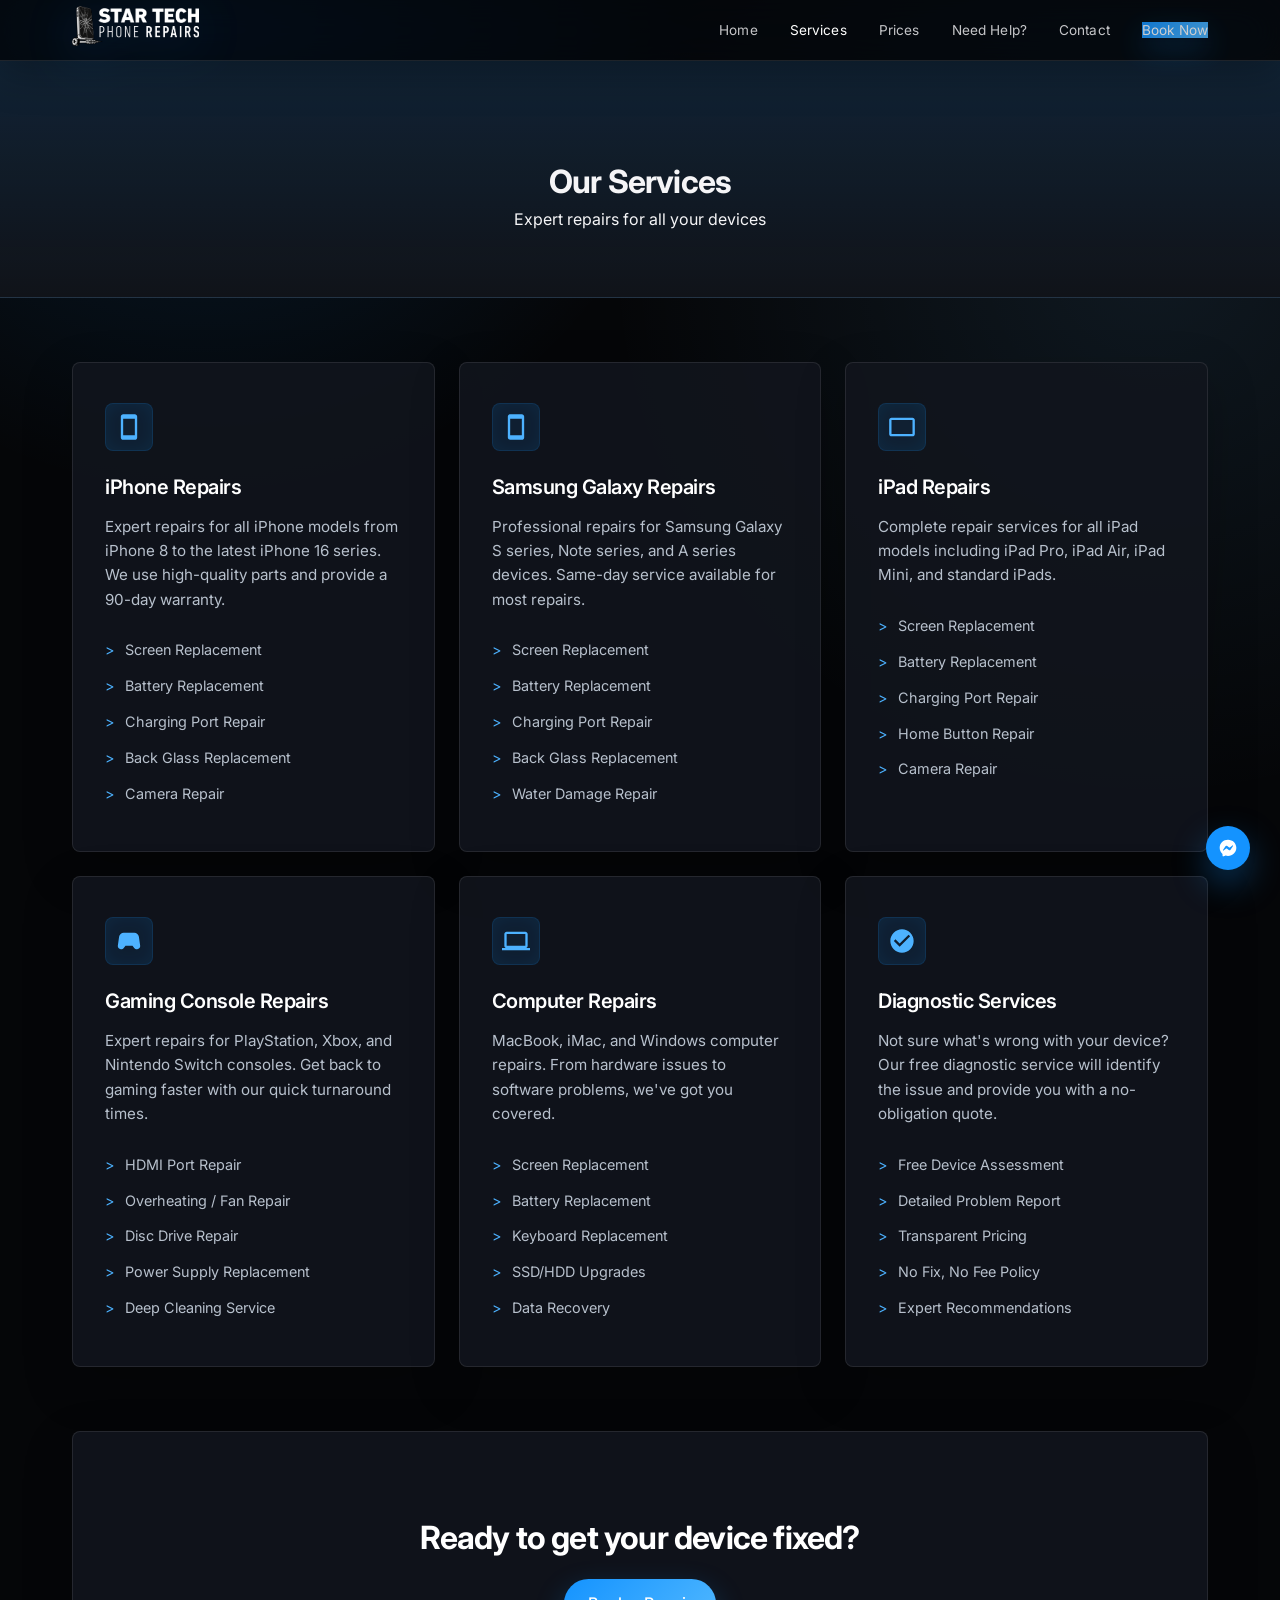
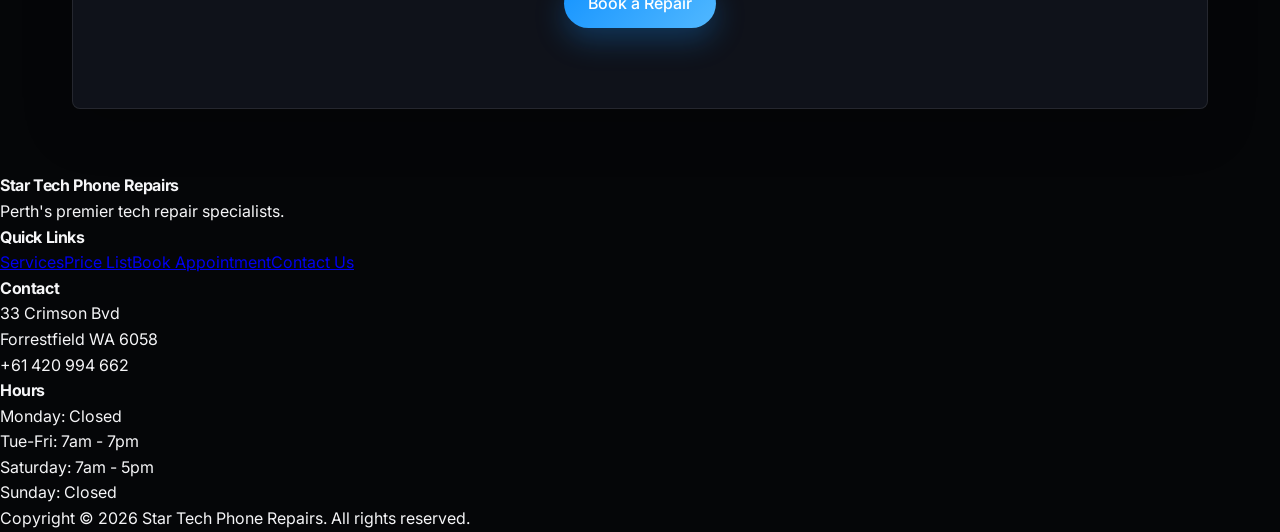
<file: services.html>
﻿<!DOCTYPE html>
<!-- saved from url=(0053)services.html -->
<html lang="en"><head><meta http-equiv="Content-Type" content="text/html; charset=UTF-8">
    
    <meta name="viewport" content="width=device-width, initial-scale=1.0">
    <title>Services | Star Tech Phone Repairs</title>
    <meta name="description" content="Professional repair services for iPhones, Samsung Galaxy, iPads, Gaming Consoles, and Computers. Perth's most trusted repair specialists.">
    <link rel="preconnect" href="https://fonts.googleapis.com/">
    <link rel="preconnect" href="https://fonts.gstatic.com/" crossorigin="">
    <link rel="stylesheet" href="css/main.css">
    <link href="https://fonts.googleapis.com/css2?family=Inter:wght@300;400;500;600;700&family=Orbitron:wght@700;900&display=swap" rel="stylesheet">
</head>
<body itemscope itemtype="https://schema.org/ServicePage">
    <nav>
        <div class="nav-container">
            <a href="index.html" class="logo"><img src="logo.png" alt="Star Tech Phone Repairs Logo" height="32"></a>
            <ul class="nav-links">
                <li><a href="index.html">Home</a></li>
                <li><a href="services.html" class="active">Services</a></li>
                <li><a href="prices.html">Prices</a></li>
                <li><a href="needhelp.html">Need Help?</a></li>
                <li><a href="contact.html">Contact</a></li>
                <li><a href="book.html" class="book-now-btn">Book Now</a></li>
            </ul>
            <div class="hamburger" onclick="toggleMenu()">
                <span></span><span></span><span></span>
            </div>
        </div>
    </nav>
    <div class="mobile-menu" id="mobileMenu"><a href="index.html">Home</a><a href="services.html" class="active">Services</a><a href="prices.html">Prices</a><a href="needhelp.html">Need Help?</a><a href="contact.html">Contact</a><a href="book.html" class="book-now-btn">Book Now</a></div>
    <div class="page-header"><h1>Our Services</h1><p itemprop="description">Expert repairs for all your devices</p></div>
    <div class="services-container">
        <div class="services-grid">
            <div class="service-card" itemscope itemtype="https://schema.org/Service"><div class="service-icon"><svg viewBox="0 0 24 24"><path d="M17 1.01L7 1c-1.1 0-2 .9-2 2v18c0 1.1.9 2 2 2h10c1.1 0 2-.9 2-2V3c0-1.1-.9-1.99-2-1.99zM17 19H7V5h10v14z"></path></svg></div><h3 itemprop="name">iPhone Repairs</h3><p itemprop="description">Expert repairs for all iPhone models from iPhone 8 to the latest iPhone 16 series. We use high-quality parts and provide a 90-day warranty.</p><ul class="service-features"><li>Screen Replacement</li><li>Battery Replacement</li><li>Charging Port Repair</li><li>Back Glass Replacement</li><li>Camera Repair</li></ul></div>
            <div class="service-card" itemscope itemtype="https://schema.org/Service"><div class="service-icon"><svg viewBox="0 0 24 24"><path d="M17 1.01L7 1c-1.1 0-2 .9-2 2v18c0 1.1.9 2 2 2h10c1.1 0 2-.9 2-2V3c0-1.1-.9-1.99-2-1.99zM17 19H7V5h10v14z"></path></svg></div><h3 itemprop="name">Samsung Galaxy Repairs</h3><p itemprop="description">Professional repairs for Samsung Galaxy S series, Note series, and A series devices. Same-day service available for most repairs.</p><ul class="service-features"><li>Screen Replacement</li><li>Battery Replacement</li><li>Charging Port Repair</li><li>Back Glass Replacement</li><li>Water Damage Repair</li></ul></div>
            <div class="service-card" itemscope itemtype="https://schema.org/Service"><div class="service-icon"><svg viewBox="0 0 24 24"><path d="M21 4H3c-1.1 0-2 .9-2 2v12c0 1.1.9 2 2 2h18c1.1 0 2-.9 2-2V6c0-1.1-.9-2-2-2zm0 14H3V6h18v12z"></path></svg></div><h3 itemprop="name">iPad Repairs</h3><p itemprop="description">Complete repair services for all iPad models including iPad Pro, iPad Air, iPad Mini, and standard iPads.</p><ul class="service-features"><li>Screen Replacement</li><li>Battery Replacement</li><li>Charging Port Repair</li><li>Home Button Repair</li><li>Camera Repair</li></ul></div>
            <div class="service-card" itemscope itemtype="https://schema.org/Service"><div class="service-icon"><svg viewBox="0 0 24 24"><path d="M21.58 16.09l-1.09-7.66C20.21 6.46 18.52 5 16.53 5H7.47C5.48 5 3.79 6.46 3.51 8.43l-1.09 7.66C2.2 17.63 3.39 19 4.94 19h.68c.67 0 1.31-.33 1.71-.88L9 16h6l1.67 2.12c.4.55 1.04.88 1.71.88h.68c1.55 0 2.74-1.37 2.52-2.91z"></path></svg></div><h3 itemprop="name">Gaming Console Repairs</h3><p itemprop="description">Expert repairs for PlayStation, Xbox, and Nintendo Switch consoles. Get back to gaming faster with our quick turnaround times.</p><ul class="service-features"><li>HDMI Port Repair</li><li>Overheating / Fan Repair</li><li>Disc Drive Repair</li><li>Power Supply Replacement</li><li>Deep Cleaning Service</li></ul></div>
            <div class="service-card" itemscope itemtype="https://schema.org/Service"><div class="service-icon"><svg viewBox="0 0 24 24"><path d="M20 18c1.1 0 1.99-.9 1.99-2L22 6c0-1.1-.9-2-2-2H4c-1.1 0-2 .9-2 2v10c0 1.1.9 2 2 2H0v2h24v-2h-4zM4 6h16v10H4V6z"></path></svg></div><h3 itemprop="name">Computer Repairs</h3><p itemprop="description">MacBook, iMac, and Windows computer repairs. From hardware issues to software problems, we've got you covered.</p><ul class="service-features"><li>Screen Replacement</li><li>Battery Replacement</li><li>Keyboard Replacement</li><li>SSD/HDD Upgrades</li><li>Data Recovery</li></ul></div>
            <div class="service-card" itemscope itemtype="https://schema.org/Service"><div class="service-icon"><svg viewBox="0 0 24 24"><path d="M12 2C6.48 2 2 6.48 2 12s4.48 10 10 10 10-4.48 10-10S17.52 2 12 2zm-2 15l-5-5 1.41-1.41L10 14.17l7.59-7.59L19 8l-9 9z"></path></svg></div><h3 itemprop="name">Diagnostic Services</h3><p itemprop="description">Not sure what's wrong with your device? Our free diagnostic service will identify the issue and provide you with a no-obligation quote.</p><ul class="service-features"><li>Free Device Assessment</li><li>Detailed Problem Report</li><li>Transparent Pricing</li><li>No Fix, No Fee Policy</li><li>Expert Recommendations</li></ul></div>
        </div>
        <div class="services-cta"><h2>Ready to get your device fixed?</h2><a href="book.html" class="btn btn-primary" aria-label="Book a repair appointment">Book a Repair</a></div>
    </div>
    <footer><div class="footer-content"><div class="footer-section"><h4>Star Tech Phone Repairs</h4><p itemprop="description">Perth's premier tech repair specialists.</p></div><div class="footer-section"><h4>Quick Links</h4><a href="services.html">Services</a><a href="prices.html">Price List</a><a href="book.html">Book Appointment</a><a href="contact.html">Contact Us</a></div><div class="footer-section"><h4>Contact</h4><p itemprop="description">33 Crimson Bvd<br>Forrestfield WA 6058</p><p itemprop="description">+61 420 994 662</p></div><div class="footer-section"><h4>Hours</h4><p itemprop="description">Monday: Closed</p><p itemprop="description">Tue-Fri: 7am - 7pm</p><p itemprop="description">Saturday: 7am - 5pm</p><p itemprop="description">Sunday: Closed</p></div></div><div class="footer-bottom"><p itemprop="description">Copyright &copy; 2026 Star Tech Phone Repairs. All rights reserved.</p></div></footer>
    <a href="https://m.me/startechphonerepairs" target="_blank" class="messenger-btn" aria-label="Contact on Messenger"><svg viewBox="0 0 24 24" fill="#FFFFFF"><path d="M12 2C6.36 2 2 6.13 2 11.7c0 2.91 1.19 5.44 3.14 7.17.16.14.26.35.27.57l.05 1.78c.02.62.63 1.03 1.19.8l1.99-.83c.17-.07.36-.09.55-.05.91.25 1.87.38 2.81.38 5.64 0 10-4.13 10-9.7S17.64 2 12 2zm6 7.46l-2.93 4.67c-.47.73-1.47.92-2.17.37l-2.34-1.76a.6.6 0 00-.72 0l-3.16 2.4c-.42.32-.97-.17-.68-.6l2.93-4.67c.47-.73 1.47-.92 2.17-.37l2.34 1.76a.6.6 0 00.72 0l3.16-2.4c.42-.32.97.17.68.6z"></path></svg></a>
    <script>function toggleMenu(){document.querySelector('.hamburger').classList.toggle('active');document.getElementById('mobileMenu').classList.toggle('active');}</script>
<script src="startech-tracking.js"></script>


</body></html>
</file>
<file: css/main.css>
/* Star Tech Phone Repairs - Unified Stylesheet (2025-2026) */

/* 1. Design Tokens & Reset */
* { margin: 0; padding: 0; box-sizing: border-box; }

:root {
    /* Sophisticated Color Palette */
    --bg-primary: #050608;
    --bg-secondary: #101319;
    --bg-tertiary: #080b10;
    --star-blue: #1493ff;
    --star-blue-hover: #46adff;
    --star-green: #44f28f;
    --text-primary: #f5f5f7;
    --text-secondary: #b7c0cc;
    --text-muted: #6e6e73;
    --border-color: rgba(148, 190, 255, 0.18);
    --nav-bg: rgba(5, 7, 11, 0.76);
    --blue-glow: rgba(20, 147, 255, 0.26);
    --card-bg: rgba(18, 22, 30, 0.86);
    --card-text: #ffffff;
    --card-desc: #b7c0cc;
    --card-icon: #4db2ff;

    /* Spacing & Layout */
    --container-max: 1200px;
    --section-padding: 6rem 2rem;
    --border-radius: 8px;
    --transition: all 0.3s ease;
    --transition-fast: 0.22s ease;
}

html { scroll-behavior: smooth; }

body {
    font-family: 'Inter', -apple-system, BlinkMacSystemFont, 'Segoe UI', Roboto, sans-serif;
    background:
        radial-gradient(circle at 16% 0%, rgba(20, 147, 255, 0.16), transparent 31rem),
        radial-gradient(circle at 90% 12%, rgba(105, 190, 255, 0.10), transparent 34rem),
        var(--bg-primary);
    color: var(--text-primary);
    line-height: 1.6;
    -webkit-font-smoothing: antialiased;
    overflow-x: hidden;
}

/* 2. Typography */
h1, h2, h3, h4, .orbitron { font-family: 'Inter', sans-serif; letter-spacing: -0.025em; }
.section-title { font-size: clamp(2rem, 5vw, 3rem); text-align: center; margin-bottom: 0.5rem; font-weight: 700; }
.section-subtitle { text-align: center; font-size: 1.1rem; color: var(--text-secondary); margin-bottom: 4rem; font-weight: 400; }

/* 3. Navigation */
nav {
    position: fixed;
    top: 0;
    width: 100%;
    background: var(--nav-bg) !important;
    backdrop-filter: saturate(180%) blur(20px);
    -webkit-backdrop-filter: saturate(180%) blur(20px);
    z-index: 1000;
    border-bottom: 1px solid rgba(255, 255, 255, 0.1) !important;
    box-shadow: 0 12px 40px rgba(0, 0, 0, 0.28);
}

.nav-container {
    max-width: var(--container-max);
    margin: 0 auto;
    padding: 0 2rem;
    height: 60px;
    display: flex;
    justify-content: space-between;
    align-items: center;
}
@media (max-width: 768px) { .nav-container { height: 48px; } }

.logo img { height: 32px; width: auto; transition: var(--transition); filter: drop-shadow(0 10px 24px rgba(20, 147, 255, 0.20)); }
@media (min-width: 768px) { .logo img { height: 40px; } }

.nav-links { display: none; gap: 2rem; list-style: none; align-items: center; }
@media (min-width: 968px) { .nav-links { display: flex; } }
.nav-links a {
    color: var(--text-primary);
    text-decoration: none;
    font-size: 0.85rem;
    font-weight: 400;
    transition: var(--transition);
    opacity: 0.8;
    letter-spacing: 0.01em;
}
.nav-links a:hover, .nav-links a.active { opacity: 1; color: #fff; }

.hamburger { display: flex; flex-direction: column; cursor: pointer; gap: 5px; z-index: 1001; }
@media (min-width: 968px) { .hamburger { display: none; } }
.hamburger span { width: 20px; height: 2px; background: var(--text-primary); transition: var(--transition); }
.hamburger.active span:nth-child(1) { transform: rotate(45deg) translate(5px, 5px); }
.hamburger.active span:nth-child(2) { opacity: 0; }
.hamburger.active span:nth-child(3) { transform: rotate(-45deg) translate(5px, -5px); }

.mobile-menu {
    display: none;
    position: fixed;
    top: 48px;
    left: 0;
    right: 0;
    background: var(--nav-bg);
    backdrop-filter: saturate(180%) blur(20px);
    padding: 1.5rem 2rem;
    z-index: 999;
}
@media (min-width: 768px) { .mobile-menu { top: 60px; } }
@media (min-width: 968px) { .mobile-menu.active { display: none; } }
.mobile-menu.active { display: block; }
.mobile-menu a {
    display: block;
    color: var(--text-primary);
    text-decoration: none;
    padding: 0.8rem 0;
    font-size: 1rem;
    border-bottom: 1px solid var(--border-color);
}
.mobile-menu a:hover, .mobile-menu a.active { color: var(--star-blue); }

/* 4. Common Components */
.btn {
    padding: 12px 24px;
    font-size: 1rem;
    font-weight: 500;
    text-decoration: none;
    border-radius: 980px;
    display: inline-block;
    border: none;
    cursor: pointer;
    transition: var(--transition-fast) !important;
    text-align: center;
}
.btn:hover { transform: translateY(-2px); }

.btn-primary, .book-now-btn, .mobile-menu a.book-now-btn {
    background: linear-gradient(135deg, var(--star-blue), #51b8ff) !important;
    color: #fff !important;
    box-shadow: 0 12px 30px rgba(20, 147, 255, 0.28) !important;
}
.btn-primary:hover { background: var(--star-blue-hover); }

.btn-secondary {
    background: transparent;
    color: var(--text-primary);
    border: 1px solid var(--border-color);
}
.btn-secondary:hover { border-color: var(--star-blue); color: var(--star-blue); }

.messenger-btn {
    position: fixed;
    bottom: 30px;
    right: 30px;
    width: 44px;
    height: 44px;
    border-radius: 50%;
    background: var(--star-blue);
    border: none;
    cursor: pointer;
    z-index: 1001;
    display: flex;
    align-items: center;
    justify-content: center;
    box-shadow: 0 14px 34px rgba(20, 147, 255, 0.34) !important;
    transition: var(--transition);
}
.messenger-btn:hover { transform: scale(1.05); background: var(--star-blue-hover); }
.messenger-btn svg { width: 20px; height: 20px; fill: #FFFFFF; }

.page-header, .blog-header {
    margin-top: 60px;
    padding: 6rem 2rem 4rem;
    text-align: center;
    background: linear-gradient(180deg, rgba(20, 147, 255, 0.12), rgba(20, 147, 255, 0)), var(--bg-secondary) !important;
    border-bottom: 1px solid rgba(255, 255, 255, 0.08);
}
@media (max-width: 768px) { .page-header, .blog-header { margin-top: 48px; } }

/* 5. Shared Card Styles */
.card, .feature-card, .service-card, .post-card, .booking-form, .pricing-details, .pricing-cta, .services-cta, .price-note, .device-btn, .info-icon, .map-overlay {
    background: var(--card-bg) !important;
    border: 1px solid rgba(255, 255, 255, 0.09) !important;
    border-radius: var(--border-radius) !important;
    box-shadow: 0 18px 50px rgba(0, 0, 0, 0.22);
    transition: var(--transition-fast) !important;
    isolation: isolate;
    position: relative;
    overflow: hidden;
}

.card:hover, .feature-card:hover, .service-card:hover, .post-card:hover, .device-btn:hover {
    transform: translateY(-8px);
    border-color: rgba(20, 147, 255, 0.6) !important;
    box-shadow: 0 24px 60px rgba(0, 0, 0, 0.4), 0 0 20px rgba(20, 147, 255, 0.2);
}

.card-icon, .feature-icon, .service-icon, .info-icon, .flow-icon {
    width: 48px;
    height: 48px;
    margin-bottom: 1.25rem;
    display: grid;
    place-items: center;
    border-radius: 8px;
    background: rgba(20, 147, 255, 0.10);
    border: 1px solid rgba(20, 147, 255, 0.16);
    box-shadow: inset 0 0 18px rgba(20, 147, 255, 0.08);
}
.card-icon svg, .feature-icon svg, .service-icon svg, .info-icon svg, .flow-icon svg { width: 28px; height: 28px; fill: var(--card-icon); stroke: none; }

/* 6. Animations */
@keyframes fadeIn { from { opacity: 0; transform: translateY(10px); } to { opacity: 1; transform: translateY(0); } }
@keyframes pulse { 0% { opacity: 0.3; transform: scale(1); } 100% { opacity: 0.6; transform: scale(1.05); } }
@keyframes circuitScroll { 0% { background-position: 0 0; } 100% { background-position: 0 400px; } }
@keyframes statusBlink {
    0%, 100% { opacity: 1; transform: scale(1); box-shadow: 0 0 8px rgba(68, 242, 143, 0.85); }
    45% { opacity: 0.45; transform: scale(0.74); box-shadow: 0 0 3px rgba(68, 242, 143, 0.38); }
    70% { opacity: 1; transform: scale(1.22); box-shadow: 0 0 18px rgba(68, 242, 143, 0.98); }
}
@keyframes floatIcon {
    0%, 100% { transform: translate3d(0,0,0) rotate(0deg); opacity: 0.46; }
    50% { transform: translate3d(0,-18px,0) rotate(4deg); opacity: 0.72; }
}
@keyframes statLift {
    0%, 100% { transform: translateY(0); border-color: rgba(255, 255, 255, 0.10); }
    50% { transform: translateY(-5px); border-color: rgba(20, 147, 255, 0.26); }
}
@keyframes tickerMove { from { transform: translateX(0); } to { transform: translateX(-50%); } }
@keyframes softDrift {
    0%, 100% { transform: translate(0, 0); opacity: 0.65; }
    50% { transform: translate(-20px, -18px); opacity: 1; }
}

/* 7. Page Specific: Index/Home */
.hero { margin-top: 60px; min-height: calc(100vh - 60px); position: relative; display: flex; align-items: center; justify-content: center; overflow: hidden; }
@media (max-width: 768px) { .hero { margin-top: 48px; min-height: calc(100vh - 48px); } }
.hero-bg { position: absolute; top: 0; left: 0; right: 0; bottom: 0; background: radial-gradient(circle at 50% 40%, rgba(20, 147, 255, 0.20), transparent 28rem), linear-gradient(140deg, #030406 0%, #111722 52%, #030406 100%) !important; z-index: 1; }
.hero-circuit { position: absolute; top: 0; left: 0; right: 0; bottom: 0; z-index: 2; opacity: 0.04; background-image: url("data:image/svg+xml,%3Csvg xmlns='http://www.w3.org/2000/svg' width='400' height='400' viewBox='0 0 400 400'%3E%3Cstyle%3E.t%7Bfill:none;stroke:%230084FF;stroke-width:1.5%7D.p%7Bfill:%230084FF%7D%3C/style%3E%3Cpath class='t' d='M50 50h100M150 50v60M150 110h80M230 110v50'/%3E%3Ccircle class='p' cx='50' cy='50' r='3'/%3E%3Ccircle class='p' cx='150' cy='50' r='3'/%3E%3Ccircle class='p' cx='150' cy='110' r='3'/%3E%3Ccircle class='p' cx='230' cy='110' r='3'/%3E%3Ccircle class='p' cx='230' cy='160' r='3'/%3E%3Cpath class='t' d='M280 30h70M350 30v100M350 130h-60M290 130v40'/%3E%3Ccircle class='p' cx='280' cy='30' r='3'/%3E%3Ccircle class='p' cx='350' cy='30' r='3'/%3E%3Ccircle class='p' cx='350' cy='130' r='3'/%3E%3Ccircle class='p' cx='290' cy='130' r='3'/%3E%3Ccircle class='p' cx='290' cy='170' r='3'/%3E%3Cpath class='t' d='M30 200h90M120 200v70M120 270h100'/%3E%3Ccircle class='p' cx='30' cy='200' r='3'/%3E%3Ccircle class='p' cx='120' cy='200' r='3'/%3E%3Ccircle class='p' cx='120' cy='270' r='3'/%3E%3Ccircle class='p' cx='220' cy='270' r='3'/%3E%3Cpath class='t' d='M260 220h80M340 220v60M340 280h30'/%3E%3Ccircle class='p' cx='260' cy='220' r='3'/%3E%3Ccircle class='p' cx='340' cy='220' r='3'/%3E%3Ccircle class='p' cx='340' cy='280' r='3'/%3E%3Ccircle class='p' cx='370' cy='280' r='3'/%3E%3Cpath class='t' d='M60 320h70M130 320v50M130 370h90'/%3E%3Ccircle class='p' cx='60' cy='320' r='3'/%3E%3Ccircle class='p' cx='130' cy='320' r='3'/%3E%3Ccircle class='p' cx='130' cy='370' r='3'/%3E%3Ccircle class='p' cx='220' cy='370' r='3'/%3E%3Cpath class='t' d='M270 310h60M330 310v60'/%3E%3Ccircle class='p' cx='270' cy='310' r='3'/%3E%3Ccircle class='p' cx='330' cy='310' r='3'/%3E%3Ccircle class='p' cx='330' cy='370' r='3'/%3E%3Cpath class='t' d='M180 140l40 40M220 180v40'/%3E%3Ccircle class='p' cx='180' cy='140' r='2'/%3E%3Ccircle class='p' cx='220' cy='180' r='2'/%3E%3Ccircle class='p' cx='220' cy='220' r='2'/%3E%3Crect class='p' x='147' y='47' width='6' height='6' rx='1'/%3E%3Crect class='p' x='347' y='127' width='6' height='6' rx='1'/%3E%3Crect class='p' x='117' y='267' width='6' height='6' rx='1'/%3E%3Crect class='p' x='327' y='307' width='6' height='6' rx='1'/%3E%3C/svg%3E"); background-size: 400px 400px; background-repeat: repeat; animation: circuitScroll 60s linear infinite; }
.hero-content { position: relative; z-index: 3; text-align: center; max-width: 800px; padding: 2rem; margin: 0 auto; width: 100%; }
.hero h1 { font-size: clamp(2rem, 6vw, 3.2rem); font-weight: 700; line-height: 1.2; margin-bottom: 1rem; letter-spacing: 0.05em; color: #FFFFFF; text-transform: uppercase; }
.hero h1 .bold { font-weight: 700; color: var(--star-blue); }
.hero h1 .thin { font-weight: 300; color: #FFFFFF; }
.hero p { font-size: clamp(1.1rem, 2.5vw, 1.4rem); margin-bottom: 2rem; color: var(--text-secondary); font-weight: 400; line-height: 1.5; }
.cta-buttons { display: flex; gap: 1rem; justify-content: center; flex-wrap: wrap; }
.hero-badge { display: inline-flex; align-items: center; gap: 0.55rem; padding: 0.65rem 1.15rem; margin-bottom: 1.4rem; color: #f4fff8; font-size: 0.9rem; font-weight: 700; background: rgba(12, 17, 24, 0.66); border: 1px solid rgba(255, 255, 255, 0.14); border-radius: 999px; box-shadow: 0 14px 34px rgba(0,0,0,0.28); backdrop-filter: blur(16px); }
.hero-badge::before { content: ''; width: 8px; height: 8px; border-radius: 50%; background: var(--star-green); box-shadow: 0 0 10px rgba(68,242,143,0.9); animation: statusBlink 1.7s ease-in-out infinite; }
.hero-orbit { position: absolute; inset: 0; z-index: 2; pointer-events: none; overflow: hidden; }
.orbit-icon { position: absolute; width: 58px; height: 58px; display: grid; place-items: center; color: rgba(120, 196, 255, 0.54); border: 1px solid rgba(120, 196, 255, 0.12); border-radius: 8px; background: rgba(6, 12, 20, 0.26); box-shadow: inset 0 0 26px rgba(20,147,255,0.06); animation: floatIcon 8s ease-in-out infinite; }
.orbit-icon svg { width: 27px; height: 27px; stroke: currentColor; fill: none; stroke-width: 1.8; }
.orbit-icon.phone { top: 20%; left: 14%; animation-delay: -1s; }
.orbit-icon.battery { top: 26%; right: 13%; animation-delay: -3.2s; }
.orbit-icon.tool { bottom: 20%; left: 18%; animation-delay: -5.1s; }
.orbit-icon.shield { bottom: 23%; right: 18%; animation-delay: -2.4s; }
.hero-stats { display: grid; grid-template-columns: repeat(3, minmax(0, 1fr)); gap: 0.75rem; max-width: 760px; margin: 2.25rem auto 0; }
.hero-stat { padding: 1rem; border: 1px solid rgba(255,255,255,0.10); border-radius: 8px; background: rgba(8, 12, 18, 0.54); box-shadow: 0 16px 36px rgba(0,0,0,0.20); backdrop-filter: blur(14px); animation: statLift 6s ease-in-out infinite; }
.hero-stat strong { display: block; color: #ffffff; font-size: 1rem; margin-bottom: 0.2rem; }
.hero-stat span { color: #9eabb9; font-size: 0.8rem; }
.hero-ticker { position: absolute; left: 0; right: 0; bottom: 1.2rem; z-index: 3; overflow: hidden; mask-image: linear-gradient(90deg, transparent, #000 14%, #000 86%, transparent); }
.ticker-track { display: flex; width: max-content; gap: 0.7rem; animation: tickerMove 28s linear infinite; }
.ticker-item { display: inline-flex; align-items: center; gap: 0.45rem; padding: 0.5rem 0.85rem; color: #c9d7e6; font-size: 0.8rem; font-weight: 700; white-space: nowrap; border: 1px solid rgba(255,255,255,0.09); border-radius: 999px; background: rgba(6, 10, 16, 0.60); backdrop-filter: blur(12px); }
.ticker-item svg { width: 15px; height: 15px; stroke: var(--star-blue); fill: none; stroke-width: 2; }

.features { padding: 6rem 2rem; background: var(--bg-secondary); position: relative; z-index: 1; transition: background 0.3s ease; }
.features-grid { display: grid; grid-template-columns: repeat(auto-fit, minmax(300px, 1fr)); gap: 1.5rem; }
.feature-card::after { content: ''; position: absolute; top: 1.1rem; right: 1.1rem; width: 7px; height: 7px; border-radius: 50%; background: #44f28f; box-shadow: 0 0 12px rgba(68,242,143,0.7); opacity: 0.78; }
.feature-card h3 { font-size: 1.25rem; margin-bottom: 0.75rem; font-weight: 600; color: var(--card-text); }
.feature-card p { line-height: 1.7; color: var(--card-desc); font-size: 0.95rem; letter-spacing: 0.01em; }
.feature-meta { display: flex; flex-wrap: wrap; gap: 0.45rem; margin-bottom: 1rem; }
.feature-meta span { display: inline-flex; align-items: center; min-height: 24px; padding: 0.25rem 0.55rem; color: #b8dfff; font-size: 0.72rem; font-weight: 700; border: 1px solid rgba(20,147,255,0.20); border-radius: 999px; background: rgba(20,147,255,0.08); }

.repair-flow { padding: 0 2rem 6rem; background: var(--bg-secondary); position: relative; z-index: 1; }
.flow-panel { max-width: 1200px; margin: 0 auto; display: grid; grid-template-columns: repeat(3, 1fr); gap: 1rem; padding: 1rem; border: 1px solid rgba(255,255,255,0.09); border-radius: 8px; background: rgba(7, 11, 17, 0.72); box-shadow: 0 24px 70px rgba(0,0,0,0.26); }
.flow-step { position: relative; display: grid; grid-template-columns: auto 1fr; gap: 1.25rem; align-items: center; padding: 1.5rem; border-radius: 12px; background: rgba(255,255,255,0.035); transition: var(--transition); }
.flow-step:hover { background: rgba(255,255,255,0.06); }
@media (max-width: 968px) { .flow-panel { grid-template-columns: 1fr; } }
.flow-step:not(:last-child)::after { content: ''; position: absolute; top: 50%; right: -0.5rem; width: 1rem; height: 1px; background: linear-gradient(90deg, rgba(20,147,255,0.25), rgba(68,242,143,0.5)); }
@media (max-width: 968px) { .flow-step:not(:last-child)::after { display: none; } }
.flow-step strong { display: block; color: #ffffff; font-size: 0.95rem; margin-bottom: 0.15rem; }
.flow-step span { color: #9eabb9; font-size: 0.82rem; }

.why-choose { padding: 6rem 2rem; background: var(--bg-primary); position: relative; z-index: 1; transition: background 0.3s ease; }
.why-grid { display: grid; grid-template-columns: 1fr 1fr; gap: 4rem; align-items: center; margin-top: 3rem; }
@media (max-width: 968px) { .why-grid { grid-template-columns: 1fr; } }
.why-content h3 { font-size: 1.75rem; margin-bottom: 1.5rem; color: var(--star-blue); font-weight: 600; }
.why-list { list-style: none; }
.why-list li { padding: 1.25rem 0; border-bottom: 1px solid var(--border-color); font-size: 1rem; display: flex; align-items: center; gap: 1rem; color: var(--text-primary); }
.why-list li svg { width: 20px; height: 20px; fill: var(--star-blue); flex-shrink: 0; }
.why-visual { background: var(--bg-secondary); min-height: 500px; display: flex; flex-direction: column; align-items: center; justify-content: center; position: relative; overflow: hidden; padding: 3rem 2rem; border-radius: 20px; border: 1px solid var(--border-color); }
.why-visual::before { content: ''; position: absolute; inset: 1.1rem; border: 1px solid rgba(20,147,255,0.10); border-radius: 8px; pointer-events: none; }
.why-visual::after { content: ''; position: absolute; width: 180px; height: 180px; right: -70px; bottom: -70px; border-radius: 50%; background: radial-gradient(circle, rgba(20,147,255,0.20), transparent 65%); animation: softDrift 7s ease-in-out infinite; }
.reviews-header { text-align: center; margin-bottom: 2rem; z-index: 2; position: relative; }
.google-badge { display: flex; align-items: center; justify-content: center; gap: 0.75rem; margin-bottom: 1rem; }
.google-icon { width: 40px; height: 40px; }
.google-reviews-text { font-size: 1.5rem; font-weight: 600; color: var(--text-primary); }
.overall-rating { display: flex; align-items: center; justify-content: center; gap: 0.6rem; background: var(--star-blue); padding: 0.6rem 1.25rem; border-radius: 980px; }
.stars { color: #FBBC04; font-size: 1.25rem; }
.rating-number { color: #FFFFFF; font-weight: 600; font-size: 1.1rem; }
.slideshow-container { position: relative; max-width: 600px; margin: 0 auto; z-index: 2; padding: 1.5rem 2rem; }
.review-slide { display: none; text-align: center; animation: fadeIn 0.5s ease; }
.review-slide.active { display: block; }
.review-stars { color: #FBBC04; font-size: 1.5rem; margin-bottom: 1rem; }
.review-text { font-size: 1.1rem; line-height: 1.8; color: var(--text-primary); margin-bottom: 1.25rem; font-style: italic; }
.reviewer-name { font-weight: 600; color: var(--star-blue); font-size: 1rem; }
.slideshow-dots { text-align: center; margin-top: 1.5rem; z-index: 2; position: relative; }
.dot { height: 10px; width: 10px; margin: 0 5px; background-color: var(--border-color); border-radius: 50%; display: inline-block; cursor: pointer; transition: all 0.3s ease; }
.dot.active, .dot:hover { background-color: var(--star-blue); }

.cta-section { padding: 6rem 2rem; background: var(--card-bg); text-align: center; position: relative; z-index: 1; transition: background 0.3s ease; overflow: hidden; }
.cta-section h2 { font-size: clamp(1.75rem, 4vw, 2.5rem); margin-bottom: 1rem; color: var(--card-text); font-weight: 700; }
.cta-section p { font-size: 1.1rem; margin-bottom: 2rem; color: var(--card-desc); max-width: 500px; margin-left: auto; margin-right: auto; }
.cta-section::before, .cta-section::after { content: ''; position: absolute; border: 1px solid rgba(20,147,255,0.12); border-radius: 8px; background: rgba(20,147,255,0.035); animation: floatIcon 9s ease-in-out infinite; }
.cta-section::before { width: 90px; height: 90px; left: 8%; top: 22%; }
.cta-section::after { width: 120px; height: 120px; right: 9%; bottom: 14%; animation-delay: -3s; }

/* 8. Page Specific: Prices */
.pricing-container { max-width: var(--container-max); margin: 0 auto; padding: 4rem 2rem; }
.category-section { margin-bottom: 4rem; }
.category-title { font-size: 1.5rem; color: var(--star-blue); margin-bottom: 1.5rem; padding-bottom: 0.75rem; border-bottom: 1px solid var(--border-color); display: flex; align-items: center; gap: 0.75rem; font-weight: 600; }
.devices-grid { display: grid; grid-template-columns: repeat(5, 1fr); gap: 1rem; }
@media (max-width: 968px) { .devices-grid { grid-template-columns: repeat(4, 1fr); } }
@media (max-width: 600px) { .devices-grid { grid-template-columns: repeat(2, 1fr); } }
.device-btn { background: var(--card-bg); border: none; padding: 1.25rem 1rem; cursor: pointer; text-align: center; border-radius: 16px; transition: all 0.3s; }
.device-btn.active { box-shadow: 0 0 0 2px var(--star-blue); border-color: var(--star-blue) !important; }
.device-icon svg { width: 32px; height: 32px; fill: var(--card-icon); margin-bottom: 0.5rem; }
.device-name { font-weight: 500; font-size: 0.8rem; color: var(--card-text); }
.pricing-details { grid-column: 1 / -1; background: var(--bg-secondary) !important; padding: 2rem; border-radius: 16px; border: 1px solid var(--border-color); animation: fadeIn 0.3s; }
.pricing-header { display: flex; justify-content: space-between; align-items: center; margin-bottom: 1rem; }
.pricing-details h3 { font-size: 1.25rem; color: var(--star-blue); }
.close-pricing { background: none; border: 1px solid var(--border-color); color: var(--text-secondary); width: 32px; height: 32px; border-radius: 50%; cursor: pointer; font-size: 1.2rem; transition: var(--transition-fast); }
.close-pricing:hover { border-color: var(--star-blue); color: var(--star-blue); }
.price-rows-container { display: grid; grid-template-columns: repeat(auto-fit, minmax(250px, 1fr)); gap: 0 2rem; margin-bottom: 1.5rem; }
.price-row { display: flex; justify-content: space-between; align-items: center; padding: 1rem 0; border-bottom: 1px solid var(--border-color); }
.repair-name { color: var(--text-primary); font-weight: 500; font-size: 0.95rem; }
.repair-price { color: var(--star-blue); font-weight: 600; }
.gst-label { color: var(--text-muted); font-size: 0.72rem; font-weight: 600; margin-left: 0.35rem; text-transform: uppercase; letter-spacing: 0.02em; }
.pricing-actions { display: flex; gap: 0.75rem; margin-top: 1.5rem; }
@media (max-width: 600px) { .pricing-actions { flex-direction: column; } }
.price-note { background: var(--bg-secondary) !important; padding: 1.5rem; margin-top: 2rem; border-radius: 12px; }
.price-note p { color: var(--text-secondary); font-size: 0.9rem; }
.pricing-cta { text-align: center; padding: 5rem 2rem; background: var(--card-bg) !important; margin-top: 3rem; border-radius: 20px; }
.pricing-cta h2 { font-size: 2rem; color: var(--card-text); margin-bottom: 1rem; }

/* 9. Page Specific: Services */
.services-container { max-width: var(--container-max); margin: 0 auto; padding: 4rem 2rem; position: relative; z-index: 1; }
.services-grid { display: grid; grid-template-columns: repeat(auto-fit, minmax(340px, 1fr)); gap: 1.5rem; }
@media (max-width: 968px) { .services-grid { grid-template-columns: 1fr; } }
.service-card { padding: 2.5rem 2rem; }
.service-card h3 { font-size: 1.25rem; margin-bottom: 0.75rem; font-weight: 600; color: var(--card-text); }
.service-card p { line-height: 1.6; color: var(--card-desc); font-size: 0.95rem; margin-bottom: 1.25rem; }
.service-features { list-style: none; }
.service-features li { padding: 0.4rem 0; padding-left: 1.25rem; position: relative; color: var(--card-desc); font-size: 0.9rem; }
.service-features li::before { content: '>'; position: absolute; left: 0; color: var(--card-icon); }
.services-cta { text-align: center; padding: 5rem 2rem; background: var(--card-bg) !important; margin-top: 4rem; border-radius: 20px; }
.services-cta h2 { font-size: clamp(1.5rem, 4vw, 2rem); margin-bottom: 1rem; color: var(--card-text); font-weight: 700; }

/* 10. Page Specific: Book */
.booking-container { max-width: 700px; margin: 0 auto; padding: 4rem 2rem; }
.booking-form { background: var(--bg-secondary) !important; padding: 2.5rem; border-radius: 20px; }
@media (max-width: 600px) { .booking-form { padding: 1.5rem; } }
.progress-indicator { display: flex; justify-content: space-between; margin-bottom: 2.5rem; position: relative; }
.progress-indicator::before { content: ''; position: absolute; top: 14px; left: 0; right: 0; height: 2px; background: var(--border-color); z-index: 1; }
.progress-step { text-align: center; position: relative; z-index: 2; flex: 1; }
.step-number { width: 30px; height: 30px; border-radius: 50%; background: var(--bg-primary); border: 2px solid var(--border-color); display: flex; align-items: center; justify-content: center; margin: 0 auto 0.5rem; font-weight: 600; font-size: 0.8rem; color: var(--text-muted); transition: all 0.3s; }
.progress-step.active .step-number { border-color: var(--star-blue); color: var(--star-blue); }
.progress-step.completed .step-number { background: var(--star-blue); border-color: var(--star-blue); color: #FFF; }
.step-label { font-size: 0.75rem; color: var(--text-muted); }
.progress-step.active .step-label, .progress-step.completed .step-label { color: var(--text-primary); }
.form-step { display: none; animation: fadeIn 0.4s; }
.form-step.active { display: block; }
.step-title { font-size: 1.25rem; margin-bottom: 1.5rem; color: var(--star-blue); font-weight: 600; }
.form-group { margin-bottom: 1.5rem; }
.form-group label { display: block; margin-bottom: 0.5rem; font-weight: 500; font-size: 0.9rem; color: var(--text-secondary); }
.form-row { display: grid; grid-template-columns: 1fr 1fr; gap: 1rem; }
@media (max-width: 600px) { .form-row { grid-template-columns: 1fr; } }
.device-type-grid { display: grid; grid-template-columns: repeat(3, 1fr); gap: 0.75rem; }
@media (max-width: 600px) { .device-type-grid { grid-template-columns: repeat(2, 1fr); } }
.device-type-option { background: var(--bg-primary) !important; border: 2px solid var(--border-color) !important; padding: 1.25rem 0.75rem; cursor: pointer; text-align: center; border-radius: 12px; transition: all 0.3s; }
.device-type-option:hover { border-color: var(--star-blue) !important; }
.device-type-option.selected { border-color: var(--star-blue) !important; background: rgba(0,132,255,0.1) !important; box-shadow: 0 0 0 3px rgba(20,147,255,0.14) !important; }
.device-type-option svg { width: 32px; height: 32px; fill: var(--star-blue); margin-bottom: 0.5rem; }
.device-type-option span { display: block; font-weight: 500; font-size: 0.8rem; color: var(--text-primary); }
.repair-options { display: grid; grid-template-columns: 1fr 1fr; gap: 0.75rem; }
@media (max-width: 600px) { .repair-options { grid-template-columns: 1fr; } }
.repair-option { background: var(--bg-primary) !important; border: 2px solid var(--border-color) !important; padding: 0.875rem 1rem; cursor: pointer; border-radius: 12px; transition: all 0.3s; display: flex; align-items: center; gap: 0.75rem; }
.repair-option:hover { border-color: var(--star-blue) !important; }
.repair-option.selected { border-color: var(--star-blue) !important; background: rgba(0,132,255,0.1) !important; box-shadow: 0 0 0 3px rgba(20,147,255,0.14) !important; }
.repair-option .checkmark { width: 20px; height: 20px; border: 2px solid var(--star-blue); border-radius: 4px; display: flex; align-items: center; justify-content: center; flex-shrink: 0; }
.repair-option.selected .checkmark { background: var(--star-blue); }
.repair-option.selected .checkmark::after { content: '\2713'; color: #FFF; font-size: 12px; }
.form-buttons { display: flex; gap: 0.75rem; margin-top: 2rem; }
@media (max-width: 600px) { .form-buttons { flex-direction: column; } }
.model-quick-picks { display: grid; grid-template-columns: repeat(2, 1fr); gap: 0.6rem; margin-bottom: 1.25rem; }
.model-pick { background: var(--bg-primary) !important; border: 2px solid var(--border-color) !important; padding: 0.75rem 1rem; cursor: pointer; border-radius: 12px; transition: all 0.3s; text-align: center; font-weight: 500; font-size: 0.85rem; color: var(--text-primary); }
.model-pick:hover { border-color: var(--star-blue) !important; }
.model-pick.selected { border-color: var(--star-blue) !important; background: rgba(0,132,255,0.1) !important; box-shadow: 0 0 0 3px rgba(20,147,255,0.14) !important; }
.model-divider { display: flex; align-items: center; gap: 1rem; margin-bottom: 1.25rem; color: var(--text-muted); font-size: 0.8rem; }
.model-divider::before, .model-divider::after { content: ''; flex: 1; height: 1px; background: var(--border-color); }
.date-chips { display: flex; flex-wrap: wrap; gap: 0.5rem; }
.date-chip { background: var(--bg-primary) !important; border: 2px solid var(--border-color) !important; padding: 0.6rem 1rem; cursor: pointer; border-radius: 980px; transition: all 0.3s; font-weight: 500; font-size: 0.8rem; color: var(--text-primary); text-align: center; white-space: nowrap; }
.date-chip:hover { border-color: var(--star-blue) !important; }
.date-chip.selected { border-color: var(--star-blue) !important; background: rgba(0,132,255,0.1) !important; box-shadow: 0 0 0 3px rgba(20,147,255,0.14) !important; }
.date-chip .chip-day { display: block; font-size: 0.7rem; color: var(--text-muted); margin-top: 2px; }
.time-slots { display: grid; grid-template-columns: repeat(2, 1fr); gap: 0.6rem; }
@media (max-width: 600px) { .time-slots { grid-template-columns: 1fr; } }
.time-slot { background: var(--bg-primary) !important; border: 2px solid var(--border-color) !important; padding: 0.875rem 1rem; cursor: pointer; border-radius: 12px; transition: all 0.3s; text-align: center; }
.time-slot:hover { border-color: var(--star-blue) !important; }
.time-slot.selected { border-color: var(--star-blue) !important; background: rgba(0,132,255,0.1) !important; box-shadow: 0 0 0 3px rgba(20,147,255,0.14) !important; }
.time-slot .slot-label { display: block; font-weight: 600; font-size: 0.9rem; color: var(--text-primary); }
.time-slot .slot-range { display: block; font-size: 0.75rem; color: var(--text-muted); margin-top: 2px; }

/* 11. Page Specific: Contact */
.contact-section { margin-top: 48px; min-height: calc(100vh - 48px); display: grid; grid-template-columns: 1fr 1.5fr; }
@media (max-width: 968px) { .contact-section { grid-template-columns: 1fr; } }
.contact-info { padding: 4rem 3rem; background: var(--bg-secondary); }
.contact-info h1 { font-size: 2.5rem; font-weight: 700; margin-bottom: 3rem; }
.info-item { display: flex; gap: 1rem; margin-bottom: 2rem; align-items: flex-start; }
.info-content h3 { font-size: 1rem; margin-bottom: 0.25rem; font-weight: 600; }
.info-content p, .info-content a { color: var(--text-secondary); font-size: 0.95rem; text-decoration: none; line-height: 1.6; }
.info-content a:hover { color: var(--star-blue); }
.hours-grid { display: grid; grid-template-columns: auto 1fr; gap: 0.5rem 1.5rem; margin-top: 0.5rem; }
.hours-grid span { color: var(--text-secondary); font-size: 0.9rem; }
.hours-grid span:nth-child(odd) { font-weight: 500; color: var(--text-primary); }
.map-section { position: relative; background: var(--bg-tertiary); }
.map-container { width: 100%; height: 100%; min-height: 500px; }
@media (max-width: 968px) { .map-container { min-height: 400px; } }
.map-container iframe { width: 100%; height: 100%; border: none; filter: grayscale(100%) contrast(1.1); }
.map-overlay { position: absolute; bottom: 2rem; left: 2rem; background: var(--bg-primary) !important; padding: 1.5rem 2rem; border-radius: 16px !important; box-shadow: 0 10px 40px rgba(0,0,0,0.3); }
.map-overlay p { display: flex; align-items: center; gap: 0.5rem; color: var(--text-primary); font-weight: 500; }
.map-overlay svg { width: 20px; height: 20px; fill: var(--star-blue); }

/* 12. Page Specific: Need Help (Blog) */
.filter-bar { display: flex; gap: 1rem; margin-bottom: 2rem; flex-wrap: wrap; }
.filter-btn { background: var(--bg-secondary) !important; border: 1px solid var(--border-color) !important; color: var(--text-primary); padding: 0.5rem 1rem; border-radius: 980px; cursor: pointer; font-size: 0.85rem; transition: all 0.3s; }
.filter-btn:hover, .filter-btn.active { background: var(--star-blue) !important; border-color: var(--star-blue) !important; box-shadow: 0 0 0 3px rgba(20,147,255,0.14) !important; }
.posts-grid { display: grid; grid-template-columns: repeat(auto-fill, minmax(350px, 1fr)); gap: 2rem; }
.post-card { display: block; text-decoration: none; color: inherit; }
.post-card-content { padding: 1.5rem; }
.post-category { display: inline-block; background: var(--star-blue); color: #fff; padding: 0.25rem 0.75rem; border-radius: 980px; font-size: 0.75rem; font-weight: 500; margin-bottom: 1rem; }
.post-card h2 { font-size: 1.25rem; font-weight: 600; margin-bottom: 0.75rem; line-height: 1.4; color: var(--text-primary); }
.post-card p { color: var(--text-secondary); font-size: 0.95rem; line-height: 1.6; margin-bottom: 1rem; }
.post-meta { display: flex; justify-content: space-between; color: var(--text-muted); font-size: 0.8rem; }
</file>
